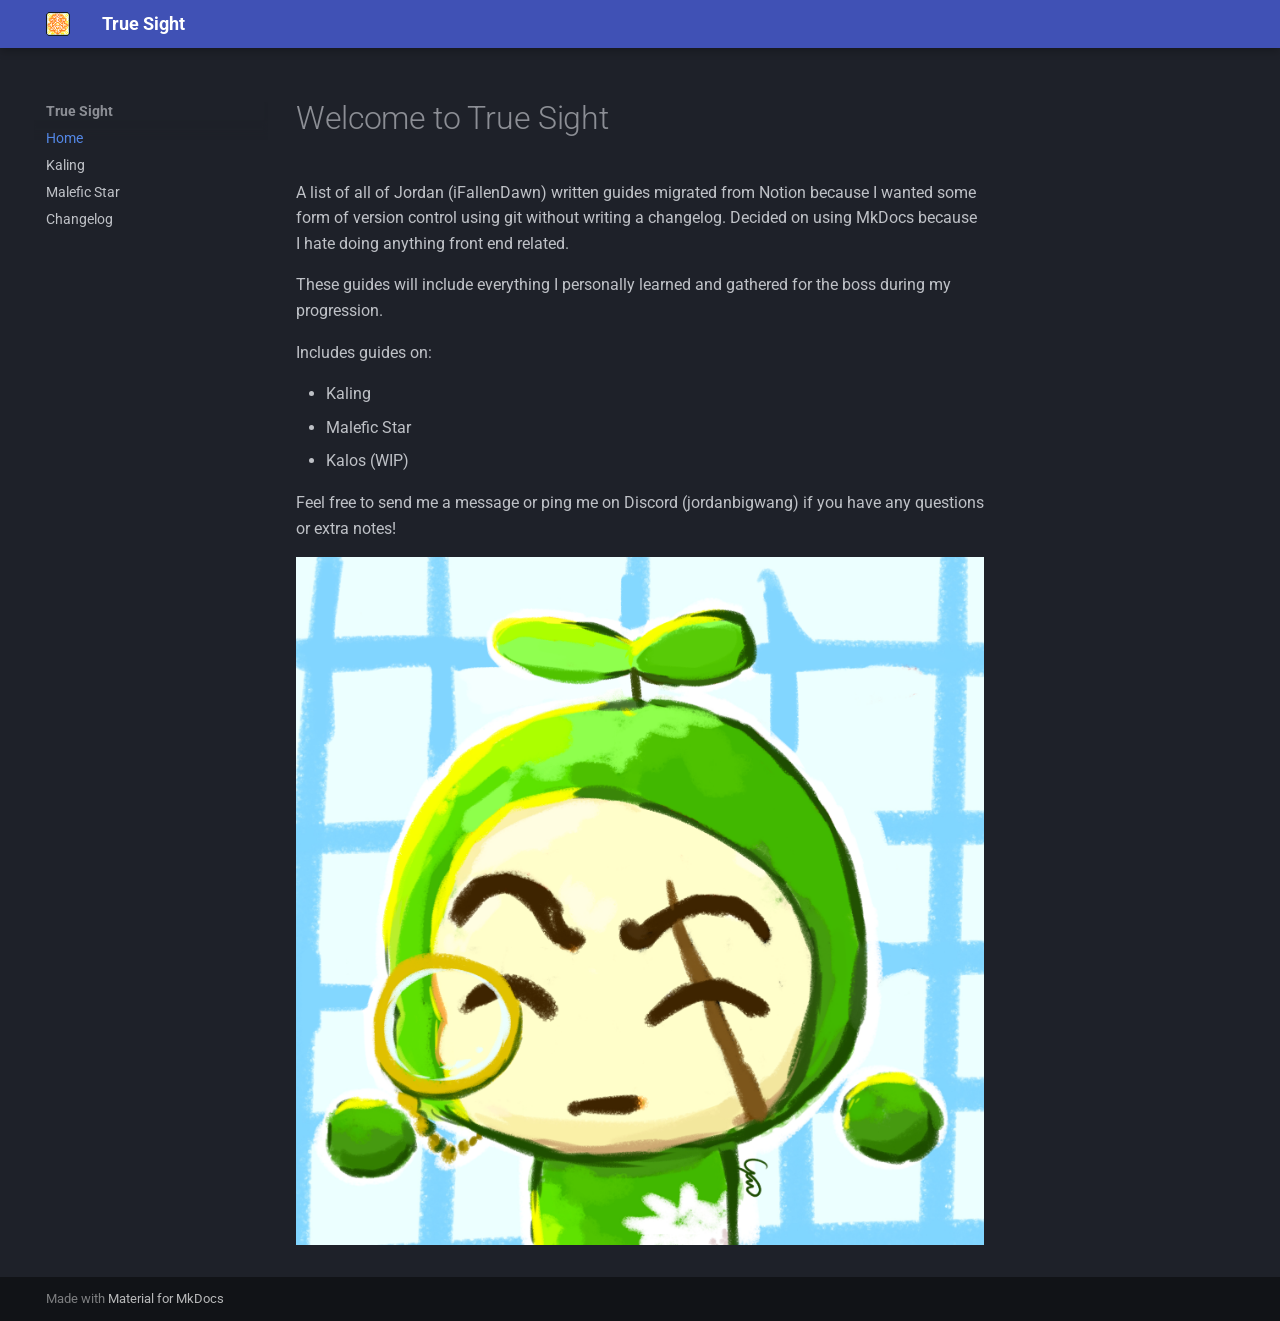
<file: index.html>
<!doctype html>
<html lang="en" class="no-js">
  <head>
    
      <meta charset="utf-8">
      <meta name="viewport" content="width=device-width,initial-scale=1">
      
      
      
      
      
        <link rel="next" href="kaling/">
      
      
        
      
      
      <link rel="icon" href="images/Skill_True_Sight.png">
      <meta name="generator" content="mkdocs-1.6.1, mkdocs-material-9.7.7">
    
    
      
        <title>True Sight</title>
      
    
    
      <link rel="stylesheet" href="assets/stylesheets/main.ec1eaa64.min.css">
      
        
        <link rel="stylesheet" href="assets/stylesheets/palette.ab4e12ef.min.css">
      
      


    
    
      
    
    
      
        
        
        <link rel="preconnect" href="https://fonts.gstatic.com" crossorigin>
        <link rel="stylesheet" href="https://fonts.googleapis.com/css?family=Roboto:300,300i,400,400i,700,700i%7CRoboto+Mono:400,400i,700,700i&display=fallback">
        <style>:root{--md-text-font:"Roboto";--md-code-font:"Roboto Mono"}</style>
      
    
    
      <link rel="stylesheet" href="stylesheets/extra.css">
    
    <script>__md_scope=new URL(".",location),__md_hash=e=>[...e].reduce(((e,_)=>(e<<5)-e+_.charCodeAt(0)),0),__md_get=(e,_=localStorage,t=__md_scope)=>JSON.parse(_.getItem(t.pathname+"."+e)),__md_set=(e,_,t=localStorage,a=__md_scope)=>{try{t.setItem(a.pathname+"."+e,JSON.stringify(_))}catch(e){}}</script>
    
      

    
    
  </head>
  
  
    
    
    
    
    
    <body dir="ltr" data-md-color-scheme="slate" data-md-color-primary="indigo" data-md-color-accent="indigo">
  
    
    <input class="md-toggle" data-md-toggle="drawer" type="checkbox" id="__drawer" autocomplete="off">
    <input class="md-toggle" data-md-toggle="search" type="checkbox" id="__search" autocomplete="off">
    <label class="md-overlay" for="__drawer"></label>
    <div data-md-component="skip">
      
        
        <a href="#welcome-to-true-sight" class="md-skip">
          Skip to content
        </a>
      
    </div>
    <div data-md-component="announce">
      
    </div>
    
    
      

  

<header class="md-header md-header--shadow" data-md-component="header">
  <nav class="md-header__inner md-grid" aria-label="Header">
    <a href="." title="True Sight" class="md-header__button md-logo" aria-label="True Sight" data-md-component="logo">
      
  <img src="images/Skill_True_Sight.png" alt="logo">

    </a>
    <label class="md-header__button md-icon" for="__drawer">
      
      <svg xmlns="http://www.w3.org/2000/svg" viewBox="0 0 24 24"><path d="M3 6h18v2H3zm0 5h18v2H3zm0 5h18v2H3z"/></svg>
    </label>
    <div class="md-header__title" data-md-component="header-title">
      <div class="md-header__ellipsis">
        <div class="md-header__topic">
          <span class="md-ellipsis">
            True Sight
          </span>
        </div>
        <div class="md-header__topic" data-md-component="header-topic">
          <span class="md-ellipsis">
            
              Home
            
          </span>
        </div>
      </div>
    </div>
    
      
    
    
    
    
    
  </nav>
  
</header>
    
    <div class="md-container" data-md-component="container">
      
      
        
          
        
      
      <main class="md-main" data-md-component="main">
        <div class="md-main__inner md-grid">
          
            
              
              <div class="md-sidebar md-sidebar--primary" data-md-component="sidebar" data-md-type="navigation" >
                <div class="md-sidebar__scrollwrap">
                  <div class="md-sidebar__inner">
                    



<nav class="md-nav md-nav--primary" aria-label="Navigation" data-md-level="0">
  <label class="md-nav__title" for="__drawer">
    <a href="." title="True Sight" class="md-nav__button md-logo" aria-label="True Sight" data-md-component="logo">
      
  <img src="images/Skill_True_Sight.png" alt="logo">

    </a>
    True Sight
  </label>
  
  <ul class="md-nav__list" data-md-scrollfix>
    
      
      
  
  
    
  
  
  
    <li class="md-nav__item md-nav__item--active">
      
      <input class="md-nav__toggle md-toggle" type="checkbox" id="__toc">
      
      
        
      
      
      <a href="." class="md-nav__link md-nav__link--active">
        
  
  
  <span class="md-ellipsis">
    
  
    Home
  

    
  </span>
  
  

      </a>
      
    </li>
  

    
      
      
  
  
  
  
    <li class="md-nav__item">
      <a href="kaling/" class="md-nav__link">
        
  
  
  <span class="md-ellipsis">
    
  
    Kaling
  

    
  </span>
  
  

      </a>
    </li>
  

    
      
      
  
  
  
  
    <li class="md-nav__item">
      <a href="maleficstar/" class="md-nav__link">
        
  
  
  <span class="md-ellipsis">
    
  
    Malefic Star
  

    
  </span>
  
  

      </a>
    </li>
  

    
      
      
  
  
  
  
    <li class="md-nav__item">
      <a href="changelog/" class="md-nav__link">
        
  
  
  <span class="md-ellipsis">
    
  
    Changelog
  

    
  </span>
  
  

      </a>
    </li>
  

    
  </ul>
</nav>
                  </div>
                </div>
              </div>
            
            
              
              <div class="md-sidebar md-sidebar--secondary" data-md-component="sidebar" data-md-type="toc" >
                <div class="md-sidebar__scrollwrap">
                  <div class="md-sidebar__inner">
                    

<nav class="md-nav md-nav--secondary" aria-label="Table of contents">
  
  
  
    
  
  
</nav>
                  </div>
                </div>
              </div>
            
          
          
            <div class="md-content" data-md-component="content">
              
              <article class="md-content__inner md-typeset">
                
                  



<div><h1 id="welcome-to-true-sight">Welcome to True Sight</h1>
<p>A list of all of Jordan (iFallenDawn) written guides migrated from Notion because I wanted some form of version control using git without writing a changelog. Decided on using MkDocs because I hate doing anything front end related.</p>
<p>These guides will include everything I personally learned and gathered for the boss during my progression.</p>
<p>Includes guides on:</p>
<ul>
<li>Kaling</li>
<li>Malefic Star</li>
<li>Kalos (WIP)</li>
</ul>
<p>Feel free to send me a message or ping me on Discord (jordanbigwang) if you have any questions or extra notes!</p>
<p><img alt="image.png" src="images/Jordan.png"></p></div>












                
              </article>
            </div>
          
          
<script>var target=document.getElementById(location.hash.slice(1));target&&target.name&&(target.checked=target.name.startsWith("__tabbed_"))</script>
        </div>
        
      </main>
      
        <footer class="md-footer">
  
  <div class="md-footer-meta md-typeset">
    <div class="md-footer-meta__inner md-grid">
      <div class="md-copyright">
  
  
    Made with
    <a href="https://squidfunk.github.io/mkdocs-material/" target="_blank" rel="noopener">
      Material for MkDocs
    </a>
  
</div>
      
    </div>
  </div>
</footer>
      
    </div>
    <div class="md-dialog" data-md-component="dialog">
      <div class="md-dialog__inner md-typeset"></div>
    </div>
    
    
    
      
      
      <script id="__config" type="application/json">{"annotate": null, "base": ".", "features": [], "search": "assets/javascripts/workers/search.2c215733.min.js", "tags": null, "translations": {"clipboard.copied": "Copied to clipboard", "clipboard.copy": "Copy to clipboard", "search.result.more.one": "1 more on this page", "search.result.more.other": "# more on this page", "search.result.none": "No matching documents", "search.result.one": "1 matching document", "search.result.other": "# matching documents", "search.result.placeholder": "Type to start searching", "search.result.term.missing": "Missing", "select.version": "Select version"}, "version": null}</script>
    
    
      <script src="assets/javascripts/bundle.d7400e89.min.js"></script>
      
    
  </body>
</html>
</file>
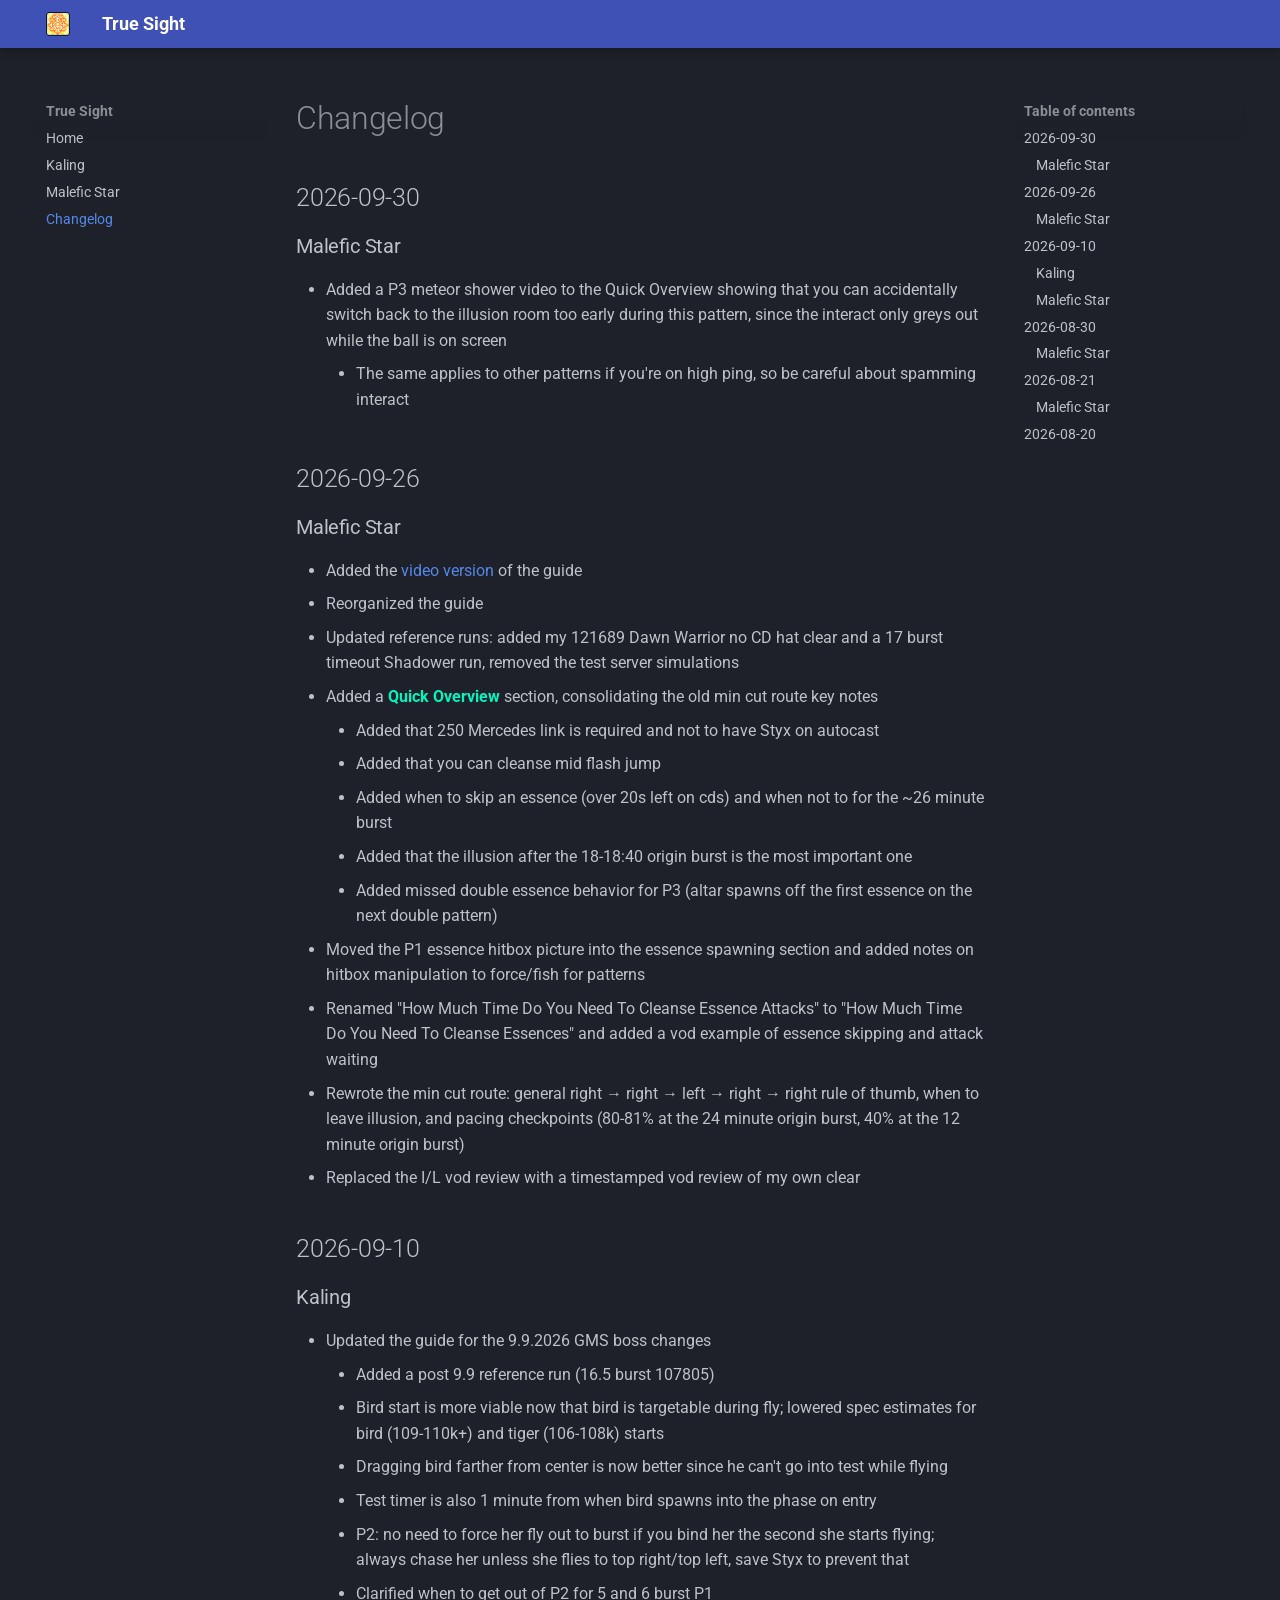
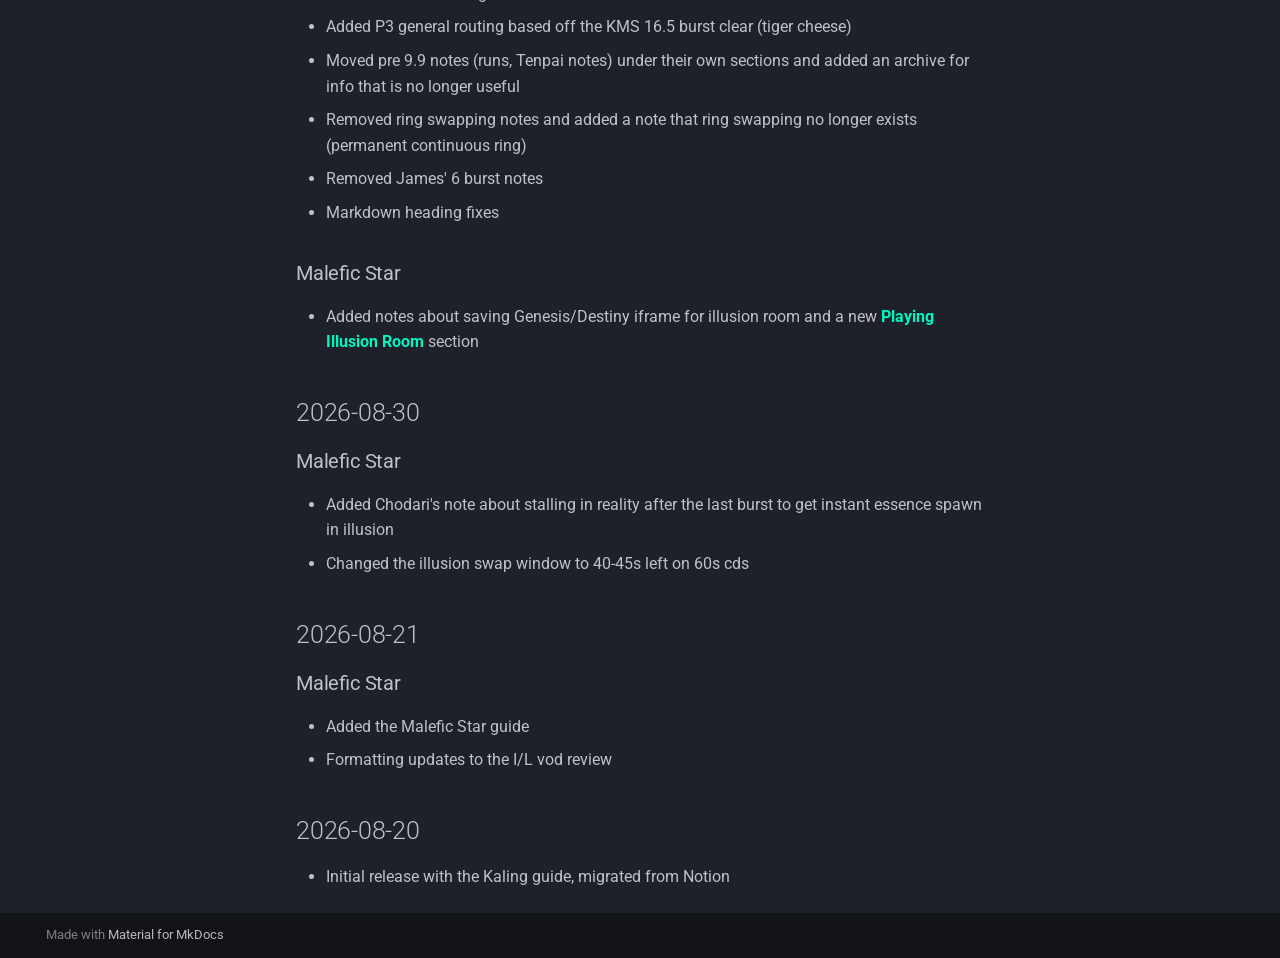
<file: changelog/index.html>
<!doctype html>
<html lang="en" class="no-js">
  <head>
    
      <meta charset="utf-8">
      <meta name="viewport" content="width=device-width,initial-scale=1">
      
      
      
      
        <link rel="prev" href="../maleficstar/">
      
      
      
        
      
      
      <link rel="icon" href="../images/Skill_True_Sight.png">
      <meta name="generator" content="mkdocs-1.6.1, mkdocs-material-9.7.7">
    
    
      
        <title>Changelog - True Sight</title>
      
    
    
      <link rel="stylesheet" href="../assets/stylesheets/main.ec1eaa64.min.css">
      
        
        <link rel="stylesheet" href="../assets/stylesheets/palette.ab4e12ef.min.css">
      
      


    
    
      
    
    
      
        
        
        <link rel="preconnect" href="https://fonts.gstatic.com" crossorigin>
        <link rel="stylesheet" href="https://fonts.googleapis.com/css?family=Roboto:300,300i,400,400i,700,700i%7CRoboto+Mono:400,400i,700,700i&display=fallback">
        <style>:root{--md-text-font:"Roboto";--md-code-font:"Roboto Mono"}</style>
      
    
    
      <link rel="stylesheet" href="../stylesheets/extra.css">
    
    <script>__md_scope=new URL("..",location),__md_hash=e=>[...e].reduce(((e,_)=>(e<<5)-e+_.charCodeAt(0)),0),__md_get=(e,_=localStorage,t=__md_scope)=>JSON.parse(_.getItem(t.pathname+"."+e)),__md_set=(e,_,t=localStorage,a=__md_scope)=>{try{t.setItem(a.pathname+"."+e,JSON.stringify(_))}catch(e){}}</script>
    
      

    
    
  </head>
  
  
    
    
    
    
    
    <body dir="ltr" data-md-color-scheme="slate" data-md-color-primary="indigo" data-md-color-accent="indigo">
  
    
    <input class="md-toggle" data-md-toggle="drawer" type="checkbox" id="__drawer" autocomplete="off">
    <input class="md-toggle" data-md-toggle="search" type="checkbox" id="__search" autocomplete="off">
    <label class="md-overlay" for="__drawer"></label>
    <div data-md-component="skip">
      
        
        <a href="#changelog" class="md-skip">
          Skip to content
        </a>
      
    </div>
    <div data-md-component="announce">
      
    </div>
    
    
      

  

<header class="md-header md-header--shadow" data-md-component="header">
  <nav class="md-header__inner md-grid" aria-label="Header">
    <a href=".." title="True Sight" class="md-header__button md-logo" aria-label="True Sight" data-md-component="logo">
      
  <img src="../images/Skill_True_Sight.png" alt="logo">

    </a>
    <label class="md-header__button md-icon" for="__drawer">
      
      <svg xmlns="http://www.w3.org/2000/svg" viewBox="0 0 24 24"><path d="M3 6h18v2H3zm0 5h18v2H3zm0 5h18v2H3z"/></svg>
    </label>
    <div class="md-header__title" data-md-component="header-title">
      <div class="md-header__ellipsis">
        <div class="md-header__topic">
          <span class="md-ellipsis">
            True Sight
          </span>
        </div>
        <div class="md-header__topic" data-md-component="header-topic">
          <span class="md-ellipsis">
            
              Changelog
            
          </span>
        </div>
      </div>
    </div>
    
      
    
    
    
    
    
  </nav>
  
</header>
    
    <div class="md-container" data-md-component="container">
      
      
        
          
        
      
      <main class="md-main" data-md-component="main">
        <div class="md-main__inner md-grid">
          
            
              
              <div class="md-sidebar md-sidebar--primary" data-md-component="sidebar" data-md-type="navigation" >
                <div class="md-sidebar__scrollwrap">
                  <div class="md-sidebar__inner">
                    



<nav class="md-nav md-nav--primary" aria-label="Navigation" data-md-level="0">
  <label class="md-nav__title" for="__drawer">
    <a href=".." title="True Sight" class="md-nav__button md-logo" aria-label="True Sight" data-md-component="logo">
      
  <img src="../images/Skill_True_Sight.png" alt="logo">

    </a>
    True Sight
  </label>
  
  <ul class="md-nav__list" data-md-scrollfix>
    
      
      
  
  
  
  
    <li class="md-nav__item">
      <a href=".." class="md-nav__link">
        
  
  
  <span class="md-ellipsis">
    
  
    Home
  

    
  </span>
  
  

      </a>
    </li>
  

    
      
      
  
  
  
  
    <li class="md-nav__item">
      <a href="../kaling/" class="md-nav__link">
        
  
  
  <span class="md-ellipsis">
    
  
    Kaling
  

    
  </span>
  
  

      </a>
    </li>
  

    
      
      
  
  
  
  
    <li class="md-nav__item">
      <a href="../maleficstar/" class="md-nav__link">
        
  
  
  <span class="md-ellipsis">
    
  
    Malefic Star
  

    
  </span>
  
  

      </a>
    </li>
  

    
      
      
  
  
    
  
  
  
    <li class="md-nav__item md-nav__item--active">
      
      <input class="md-nav__toggle md-toggle" type="checkbox" id="__toc">
      
      
        
      
      
        <label class="md-nav__link md-nav__link--active" for="__toc">
          
  
  
  <span class="md-ellipsis">
    
  
    Changelog
  

    
  </span>
  
  

          <span class="md-nav__icon md-icon"></span>
        </label>
      
      <a href="./" class="md-nav__link md-nav__link--active">
        
  
  
  <span class="md-ellipsis">
    
  
    Changelog
  

    
  </span>
  
  

      </a>
      
        

<nav class="md-nav md-nav--secondary" aria-label="Table of contents">
  
  
  
    
  
  
    <label class="md-nav__title" for="__toc">
      <span class="md-nav__icon md-icon"></span>
      Table of contents
    </label>
    <ul class="md-nav__list" data-md-component="toc" data-md-scrollfix>
      
        <li class="md-nav__item">
  <a href="#2026-09-30" class="md-nav__link">
    <span class="md-ellipsis">
      
        2026-09-30
      
    </span>
  </a>
  
    <nav class="md-nav" aria-label="2026-09-30">
      <ul class="md-nav__list">
        
          <li class="md-nav__item">
  <a href="#malefic-star" class="md-nav__link">
    <span class="md-ellipsis">
      
        Malefic Star
      
    </span>
  </a>
  
</li>
        
      </ul>
    </nav>
  
</li>
      
        <li class="md-nav__item">
  <a href="#2026-09-26" class="md-nav__link">
    <span class="md-ellipsis">
      
        2026-09-26
      
    </span>
  </a>
  
    <nav class="md-nav" aria-label="2026-09-26">
      <ul class="md-nav__list">
        
          <li class="md-nav__item">
  <a href="#malefic-star_1" class="md-nav__link">
    <span class="md-ellipsis">
      
        Malefic Star
      
    </span>
  </a>
  
</li>
        
      </ul>
    </nav>
  
</li>
      
        <li class="md-nav__item">
  <a href="#2026-09-10" class="md-nav__link">
    <span class="md-ellipsis">
      
        2026-09-10
      
    </span>
  </a>
  
    <nav class="md-nav" aria-label="2026-09-10">
      <ul class="md-nav__list">
        
          <li class="md-nav__item">
  <a href="#kaling" class="md-nav__link">
    <span class="md-ellipsis">
      
        Kaling
      
    </span>
  </a>
  
</li>
        
          <li class="md-nav__item">
  <a href="#malefic-star_2" class="md-nav__link">
    <span class="md-ellipsis">
      
        Malefic Star
      
    </span>
  </a>
  
</li>
        
      </ul>
    </nav>
  
</li>
      
        <li class="md-nav__item">
  <a href="#2026-08-30" class="md-nav__link">
    <span class="md-ellipsis">
      
        2026-08-30
      
    </span>
  </a>
  
    <nav class="md-nav" aria-label="2026-08-30">
      <ul class="md-nav__list">
        
          <li class="md-nav__item">
  <a href="#malefic-star_3" class="md-nav__link">
    <span class="md-ellipsis">
      
        Malefic Star
      
    </span>
  </a>
  
</li>
        
      </ul>
    </nav>
  
</li>
      
        <li class="md-nav__item">
  <a href="#2026-08-21" class="md-nav__link">
    <span class="md-ellipsis">
      
        2026-08-21
      
    </span>
  </a>
  
    <nav class="md-nav" aria-label="2026-08-21">
      <ul class="md-nav__list">
        
          <li class="md-nav__item">
  <a href="#malefic-star_4" class="md-nav__link">
    <span class="md-ellipsis">
      
        Malefic Star
      
    </span>
  </a>
  
</li>
        
      </ul>
    </nav>
  
</li>
      
        <li class="md-nav__item">
  <a href="#2026-08-20" class="md-nav__link">
    <span class="md-ellipsis">
      
        2026-08-20
      
    </span>
  </a>
  
</li>
      
    </ul>
  
</nav>
      
    </li>
  

    
  </ul>
</nav>
                  </div>
                </div>
              </div>
            
            
              
              <div class="md-sidebar md-sidebar--secondary" data-md-component="sidebar" data-md-type="toc" >
                <div class="md-sidebar__scrollwrap">
                  <div class="md-sidebar__inner">
                    

<nav class="md-nav md-nav--secondary" aria-label="Table of contents">
  
  
  
    
  
  
    <label class="md-nav__title" for="__toc">
      <span class="md-nav__icon md-icon"></span>
      Table of contents
    </label>
    <ul class="md-nav__list" data-md-component="toc" data-md-scrollfix>
      
        <li class="md-nav__item">
  <a href="#2026-09-30" class="md-nav__link">
    <span class="md-ellipsis">
      
        2026-09-30
      
    </span>
  </a>
  
    <nav class="md-nav" aria-label="2026-09-30">
      <ul class="md-nav__list">
        
          <li class="md-nav__item">
  <a href="#malefic-star" class="md-nav__link">
    <span class="md-ellipsis">
      
        Malefic Star
      
    </span>
  </a>
  
</li>
        
      </ul>
    </nav>
  
</li>
      
        <li class="md-nav__item">
  <a href="#2026-09-26" class="md-nav__link">
    <span class="md-ellipsis">
      
        2026-09-26
      
    </span>
  </a>
  
    <nav class="md-nav" aria-label="2026-09-26">
      <ul class="md-nav__list">
        
          <li class="md-nav__item">
  <a href="#malefic-star_1" class="md-nav__link">
    <span class="md-ellipsis">
      
        Malefic Star
      
    </span>
  </a>
  
</li>
        
      </ul>
    </nav>
  
</li>
      
        <li class="md-nav__item">
  <a href="#2026-09-10" class="md-nav__link">
    <span class="md-ellipsis">
      
        2026-09-10
      
    </span>
  </a>
  
    <nav class="md-nav" aria-label="2026-09-10">
      <ul class="md-nav__list">
        
          <li class="md-nav__item">
  <a href="#kaling" class="md-nav__link">
    <span class="md-ellipsis">
      
        Kaling
      
    </span>
  </a>
  
</li>
        
          <li class="md-nav__item">
  <a href="#malefic-star_2" class="md-nav__link">
    <span class="md-ellipsis">
      
        Malefic Star
      
    </span>
  </a>
  
</li>
        
      </ul>
    </nav>
  
</li>
      
        <li class="md-nav__item">
  <a href="#2026-08-30" class="md-nav__link">
    <span class="md-ellipsis">
      
        2026-08-30
      
    </span>
  </a>
  
    <nav class="md-nav" aria-label="2026-08-30">
      <ul class="md-nav__list">
        
          <li class="md-nav__item">
  <a href="#malefic-star_3" class="md-nav__link">
    <span class="md-ellipsis">
      
        Malefic Star
      
    </span>
  </a>
  
</li>
        
      </ul>
    </nav>
  
</li>
      
        <li class="md-nav__item">
  <a href="#2026-08-21" class="md-nav__link">
    <span class="md-ellipsis">
      
        2026-08-21
      
    </span>
  </a>
  
    <nav class="md-nav" aria-label="2026-08-21">
      <ul class="md-nav__list">
        
          <li class="md-nav__item">
  <a href="#malefic-star_4" class="md-nav__link">
    <span class="md-ellipsis">
      
        Malefic Star
      
    </span>
  </a>
  
</li>
        
      </ul>
    </nav>
  
</li>
      
        <li class="md-nav__item">
  <a href="#2026-08-20" class="md-nav__link">
    <span class="md-ellipsis">
      
        2026-08-20
      
    </span>
  </a>
  
</li>
      
    </ul>
  
</nav>
                  </div>
                </div>
              </div>
            
          
          
            <div class="md-content" data-md-component="content">
              
              <article class="md-content__inner md-typeset">
                
                  



<div><h1 id="changelog">Changelog</h1>
<h2 id="2026-09-30">2026-09-30</h2>
<h3 id="malefic-star">Malefic Star</h3>
<ul>
<li>Added a P3 meteor shower video to the Quick Overview showing that you can accidentally switch back to the illusion room too early during this pattern, since the interact only greys out while the ball is on screen<ul>
<li>The same applies to other patterns if you're on high ping, so be careful about spamming interact</li>
</ul>
</li>
</ul>
<h2 id="2026-09-26">2026-09-26</h2>
<h3 id="malefic-star_1">Malefic Star</h3>
<ul>
<li>Added the <a href="https://youtu.be/1LpamYlpCzw">video version</a> of the guide</li>
<li>Reorganized the guide</li>
<li>Updated reference runs: added my 121689 Dawn Warrior no CD hat clear and a 17 burst timeout Shadower run, removed the test server simulations</li>
<li>Added a <strong>Quick Overview</strong> section, consolidating the old min cut route key notes<ul>
<li>Added that 250 Mercedes link is required and not to have Styx on autocast</li>
<li>Added that you can cleanse mid flash jump</li>
<li>Added when to skip an essence (over 20s left on cds) and when not to for the ~26 minute burst</li>
<li>Added that the illusion after the 18-18:40 origin burst is the most important one</li>
<li>Added missed double essence behavior for P3 (altar spawns off the first essence on the next double pattern)</li>
</ul>
</li>
<li>Moved the P1 essence hitbox picture into the essence spawning section and added notes on hitbox manipulation to force/fish for patterns</li>
<li>Renamed "How Much Time Do You Need To Cleanse Essence Attacks" to "How Much Time Do You Need To Cleanse Essences" and added a vod example of essence skipping and attack waiting</li>
<li>Rewrote the min cut route: general right → right → left → right → right rule of thumb, when to leave illusion, and pacing checkpoints (80-81% at the 24 minute origin burst, 40% at the 12 minute origin burst)</li>
<li>Replaced the I/L vod review with a timestamped vod review of my own clear</li>
</ul>
<h2 id="2026-09-10">2026-09-10</h2>
<h3 id="kaling">Kaling</h3>
<ul>
<li>Updated the guide for the 9.9.2026 GMS boss changes<ul>
<li>Added a post 9.9 reference run (16.5 burst 107805)</li>
<li>Bird start is more viable now that bird is targetable during fly; lowered spec estimates for bird (109-110k+) and tiger (106-108k) starts</li>
<li>Dragging bird farther from center is now better since he can't go into test while flying</li>
<li>Test timer is also 1 minute from when bird spawns into the phase on entry</li>
<li>P2: no need to force her fly out to burst if you bind her the second she starts flying; always chase her unless she flies to top right/top left, save Styx to prevent that</li>
<li>Clarified when to get out of P2 for 5 and 6 burst P1</li>
</ul>
</li>
<li>Added P3 general routing based off the KMS 16.5 burst clear (tiger cheese)</li>
<li>Moved pre 9.9 notes (runs, Tenpai notes) under their own sections and added an archive for info that is no longer useful</li>
<li>Removed ring swapping notes and added a note that ring swapping no longer exists (permanent continuous ring)</li>
<li>Removed James' 6 burst notes</li>
<li>Markdown heading fixes</li>
</ul>
<h3 id="malefic-star_2">Malefic Star</h3>
<ul>
<li>Added notes about saving Genesis/Destiny iframe for illusion room and a new <strong>Playing Illusion Room</strong> section</li>
</ul>
<h2 id="2026-08-30">2026-08-30</h2>
<h3 id="malefic-star_3">Malefic Star</h3>
<ul>
<li>Added Chodari's note about stalling in reality after the last burst to get instant essence spawn in illusion</li>
<li>Changed the illusion swap window to 40-45s left on 60s cds</li>
</ul>
<h2 id="2026-08-21">2026-08-21</h2>
<h3 id="malefic-star_4">Malefic Star</h3>
<ul>
<li>Added the Malefic Star guide</li>
<li>Formatting updates to the I/L vod review</li>
</ul>
<h2 id="2026-08-20">2026-08-20</h2>
<ul>
<li>Initial release with the Kaling guide, migrated from Notion</li>
</ul></div>












                
              </article>
            </div>
          
          
<script>var target=document.getElementById(location.hash.slice(1));target&&target.name&&(target.checked=target.name.startsWith("__tabbed_"))</script>
        </div>
        
      </main>
      
        <footer class="md-footer">
  
  <div class="md-footer-meta md-typeset">
    <div class="md-footer-meta__inner md-grid">
      <div class="md-copyright">
  
  
    Made with
    <a href="https://squidfunk.github.io/mkdocs-material/" target="_blank" rel="noopener">
      Material for MkDocs
    </a>
  
</div>
      
    </div>
  </div>
</footer>
      
    </div>
    <div class="md-dialog" data-md-component="dialog">
      <div class="md-dialog__inner md-typeset"></div>
    </div>
    
    
    
      
      
      <script id="__config" type="application/json">{"annotate": null, "base": "..", "features": [], "search": "../assets/javascripts/workers/search.2c215733.min.js", "tags": null, "translations": {"clipboard.copied": "Copied to clipboard", "clipboard.copy": "Copy to clipboard", "search.result.more.one": "1 more on this page", "search.result.more.other": "# more on this page", "search.result.none": "No matching documents", "search.result.one": "1 matching document", "search.result.other": "# matching documents", "search.result.placeholder": "Type to start searching", "search.result.term.missing": "Missing", "select.version": "Select version"}, "version": null}</script>
    
    
      <script src="../assets/javascripts/bundle.d7400e89.min.js"></script>
      
    
  </body>
</html>
</file>
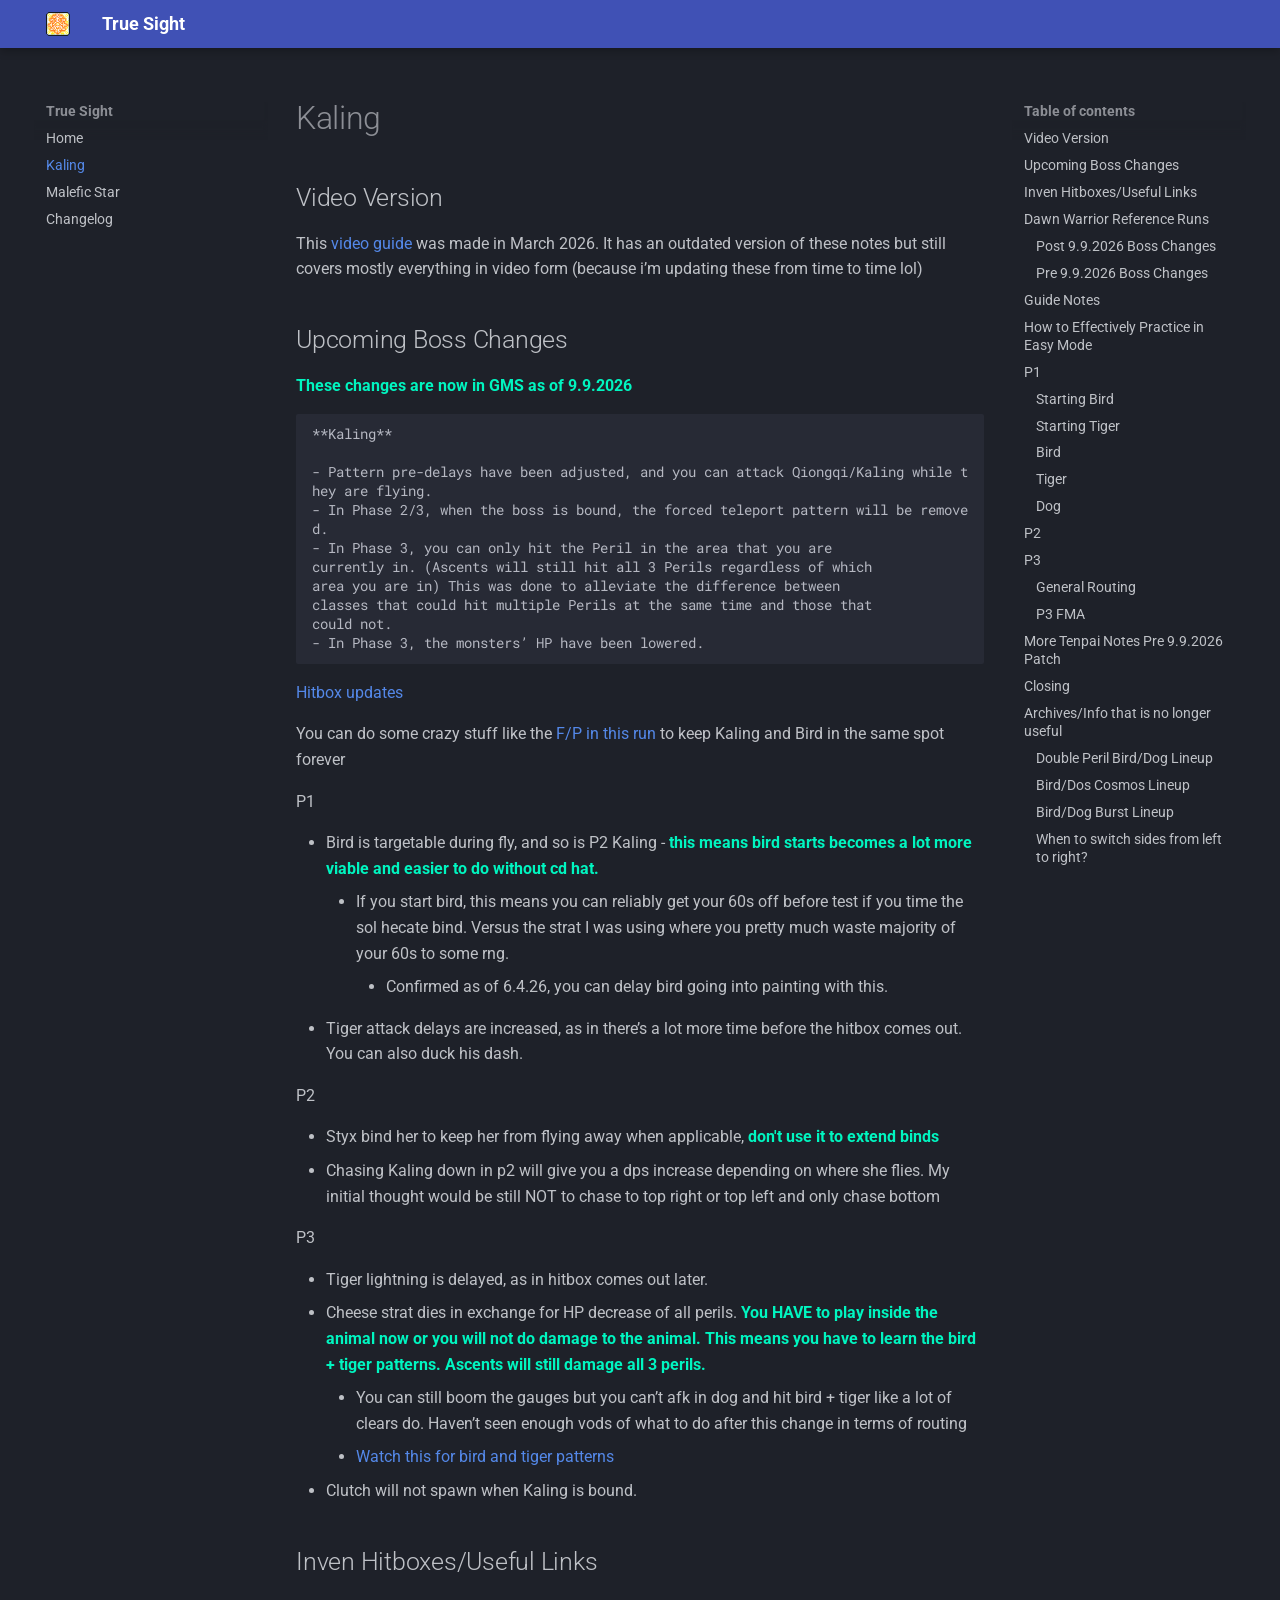
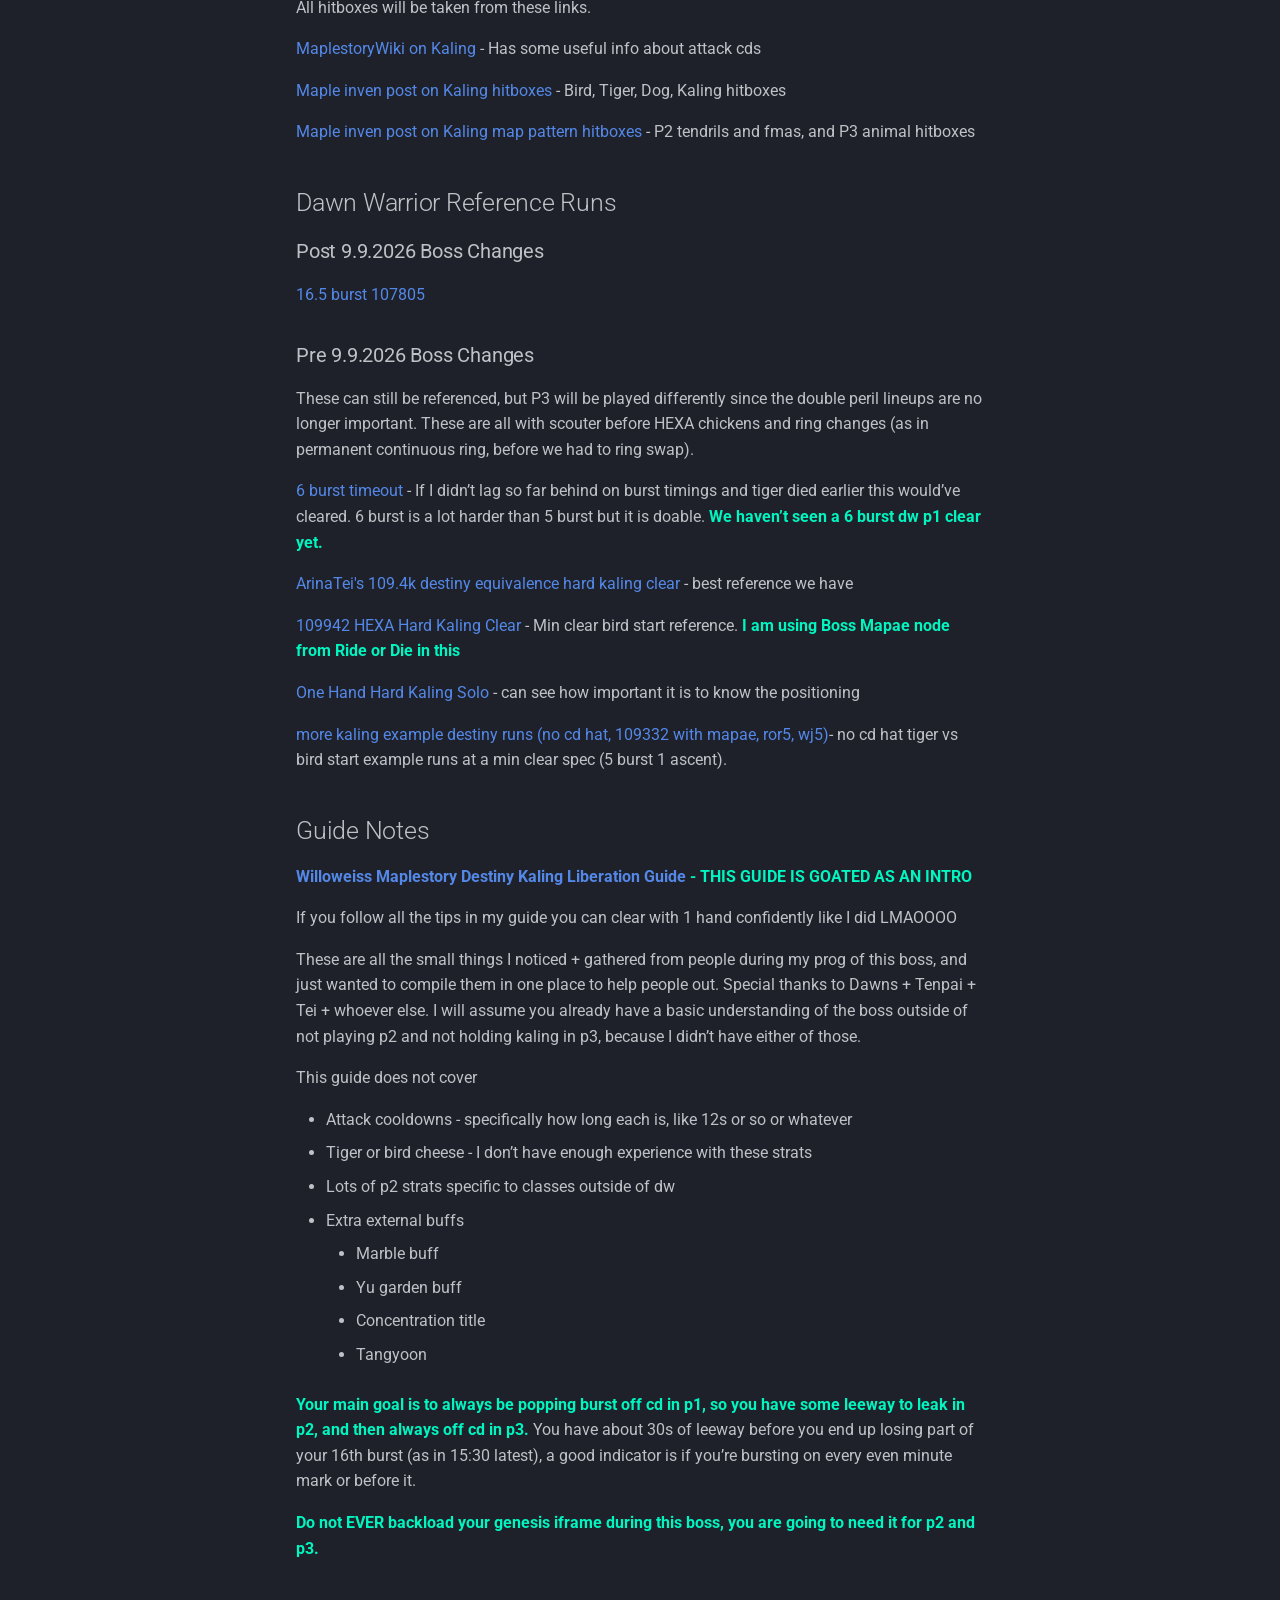
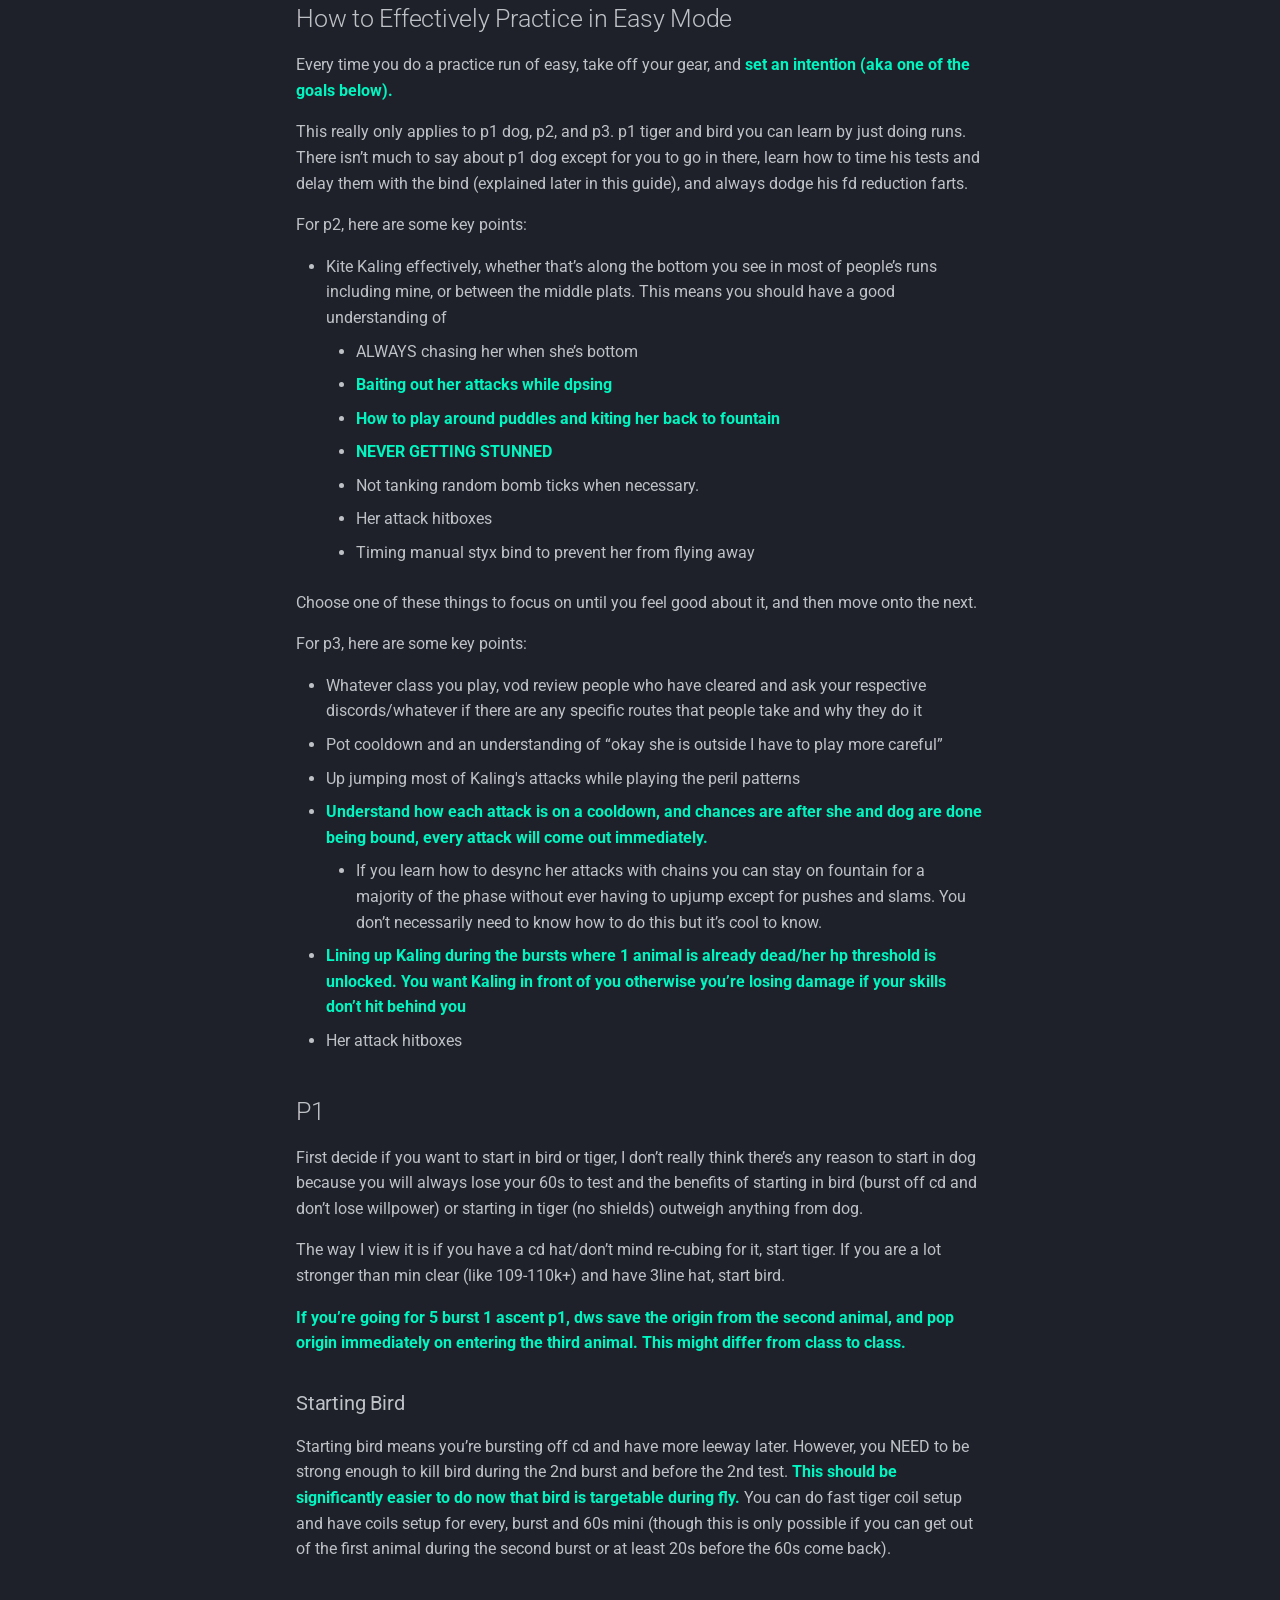
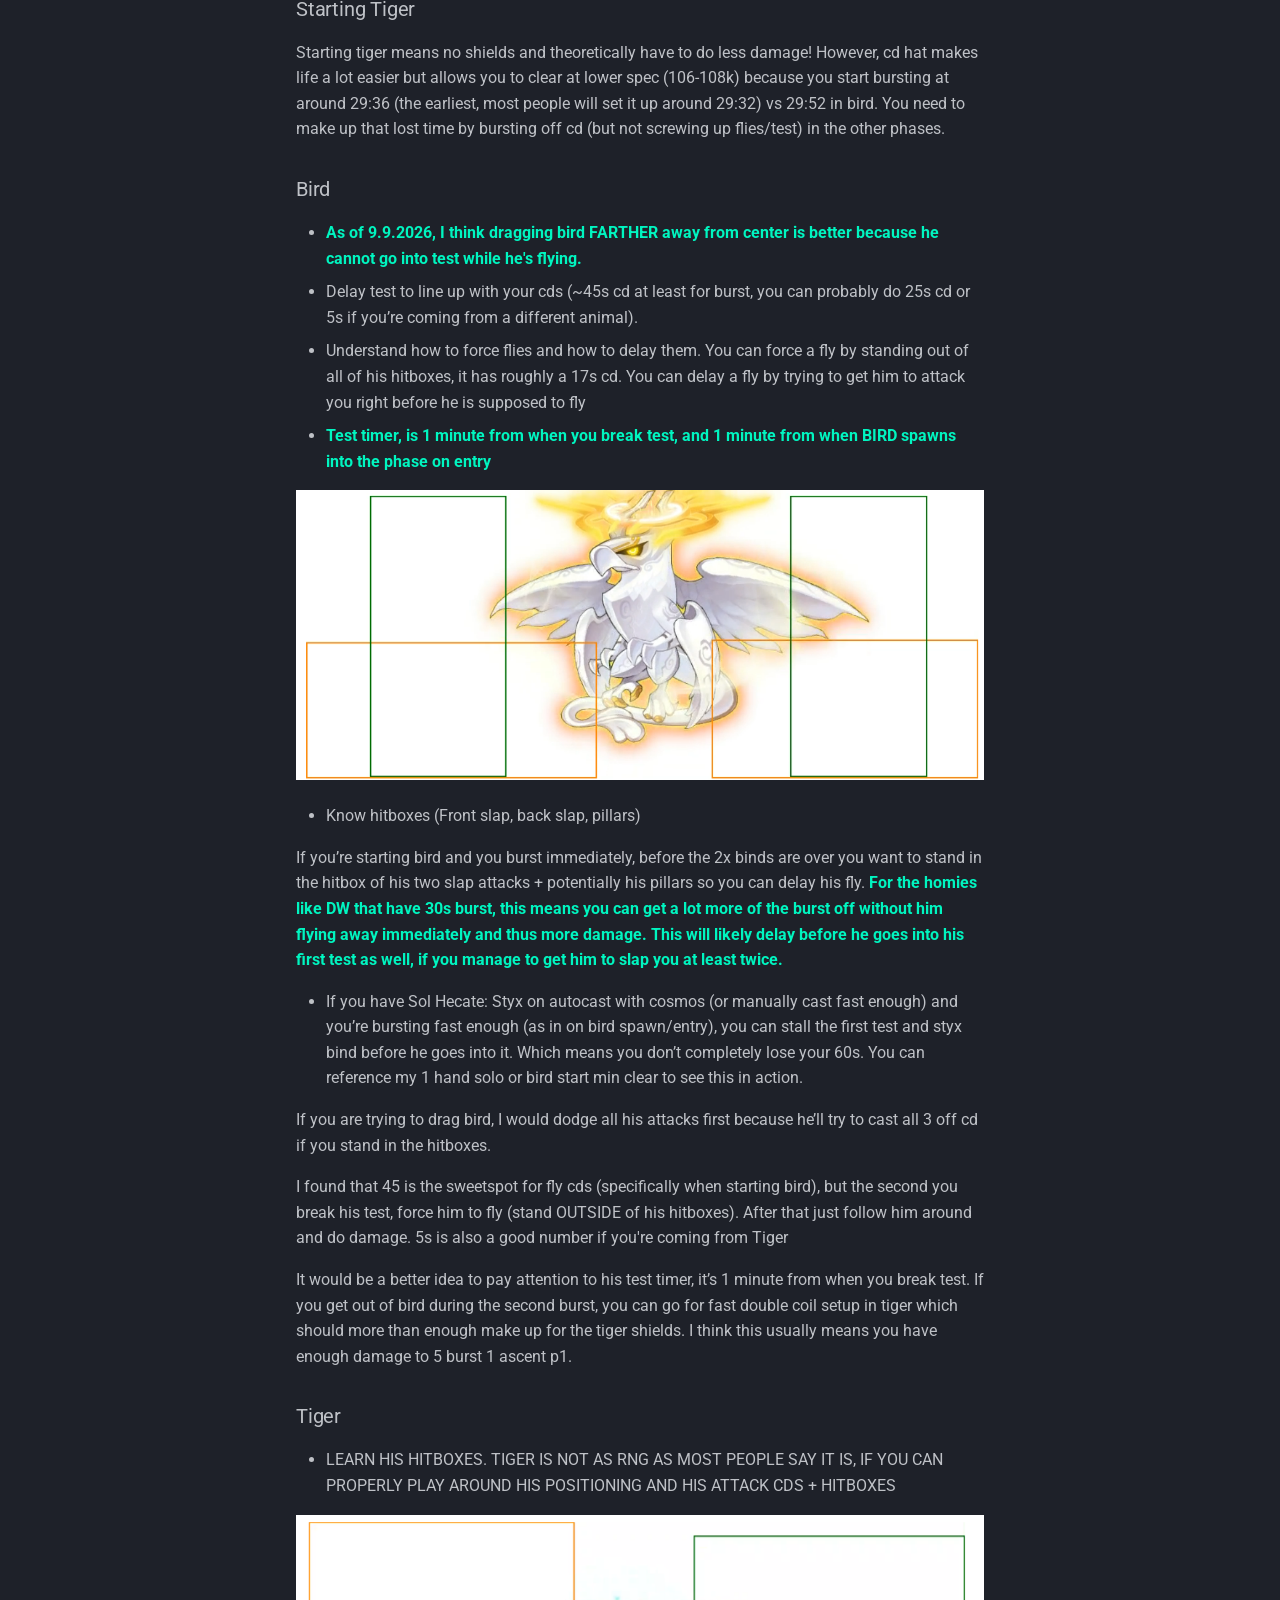
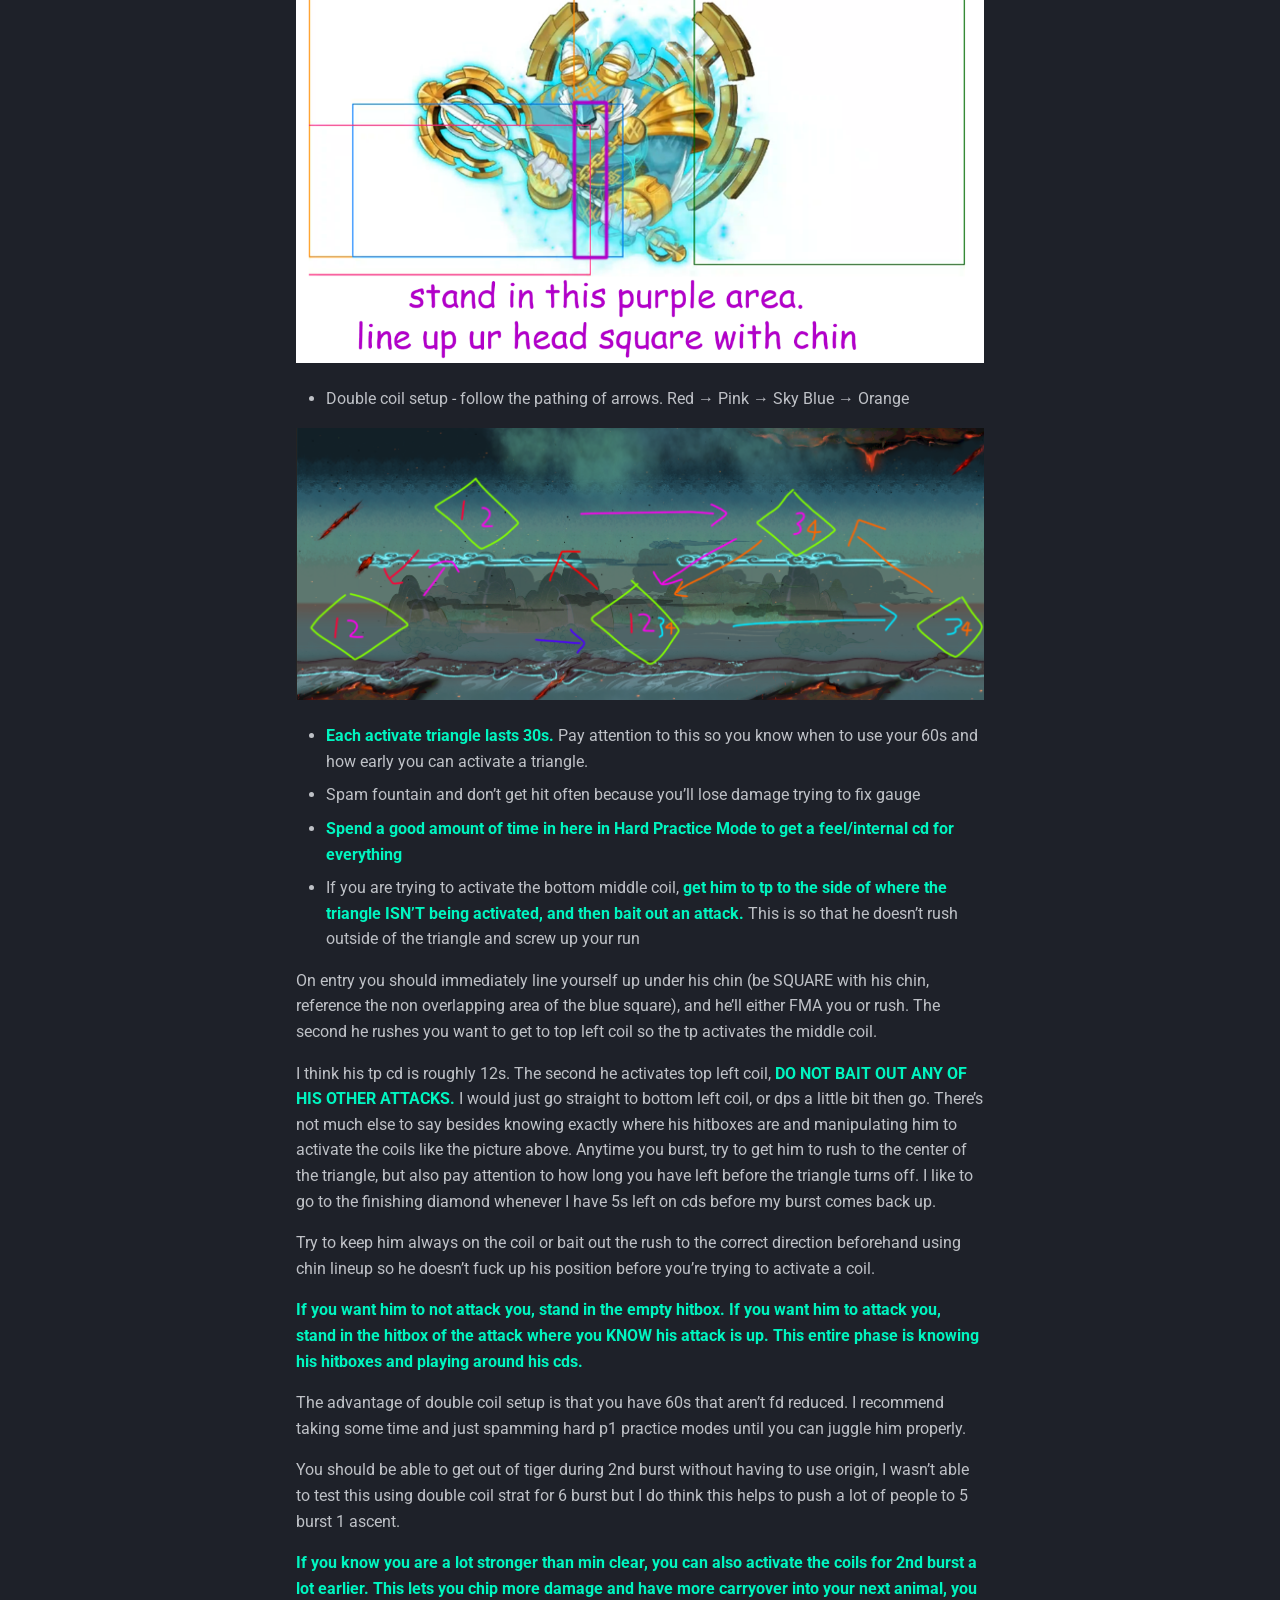
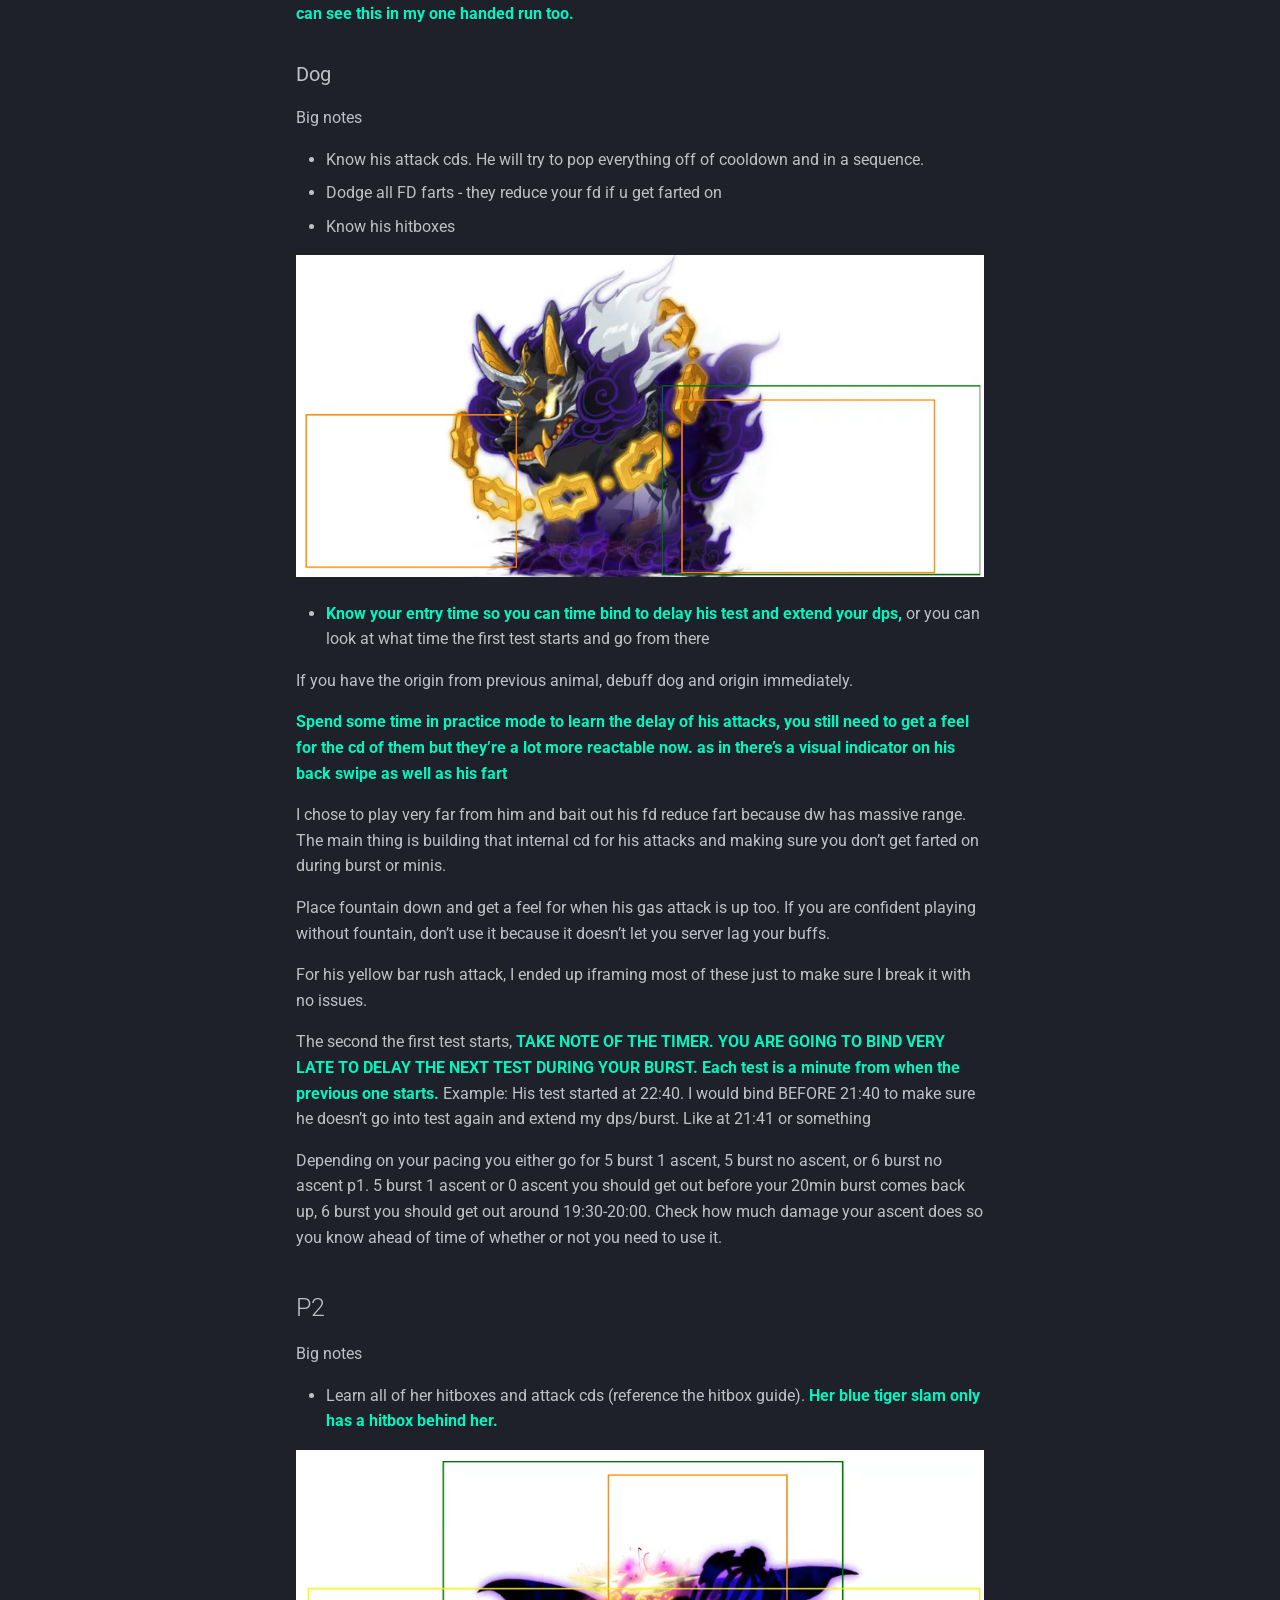
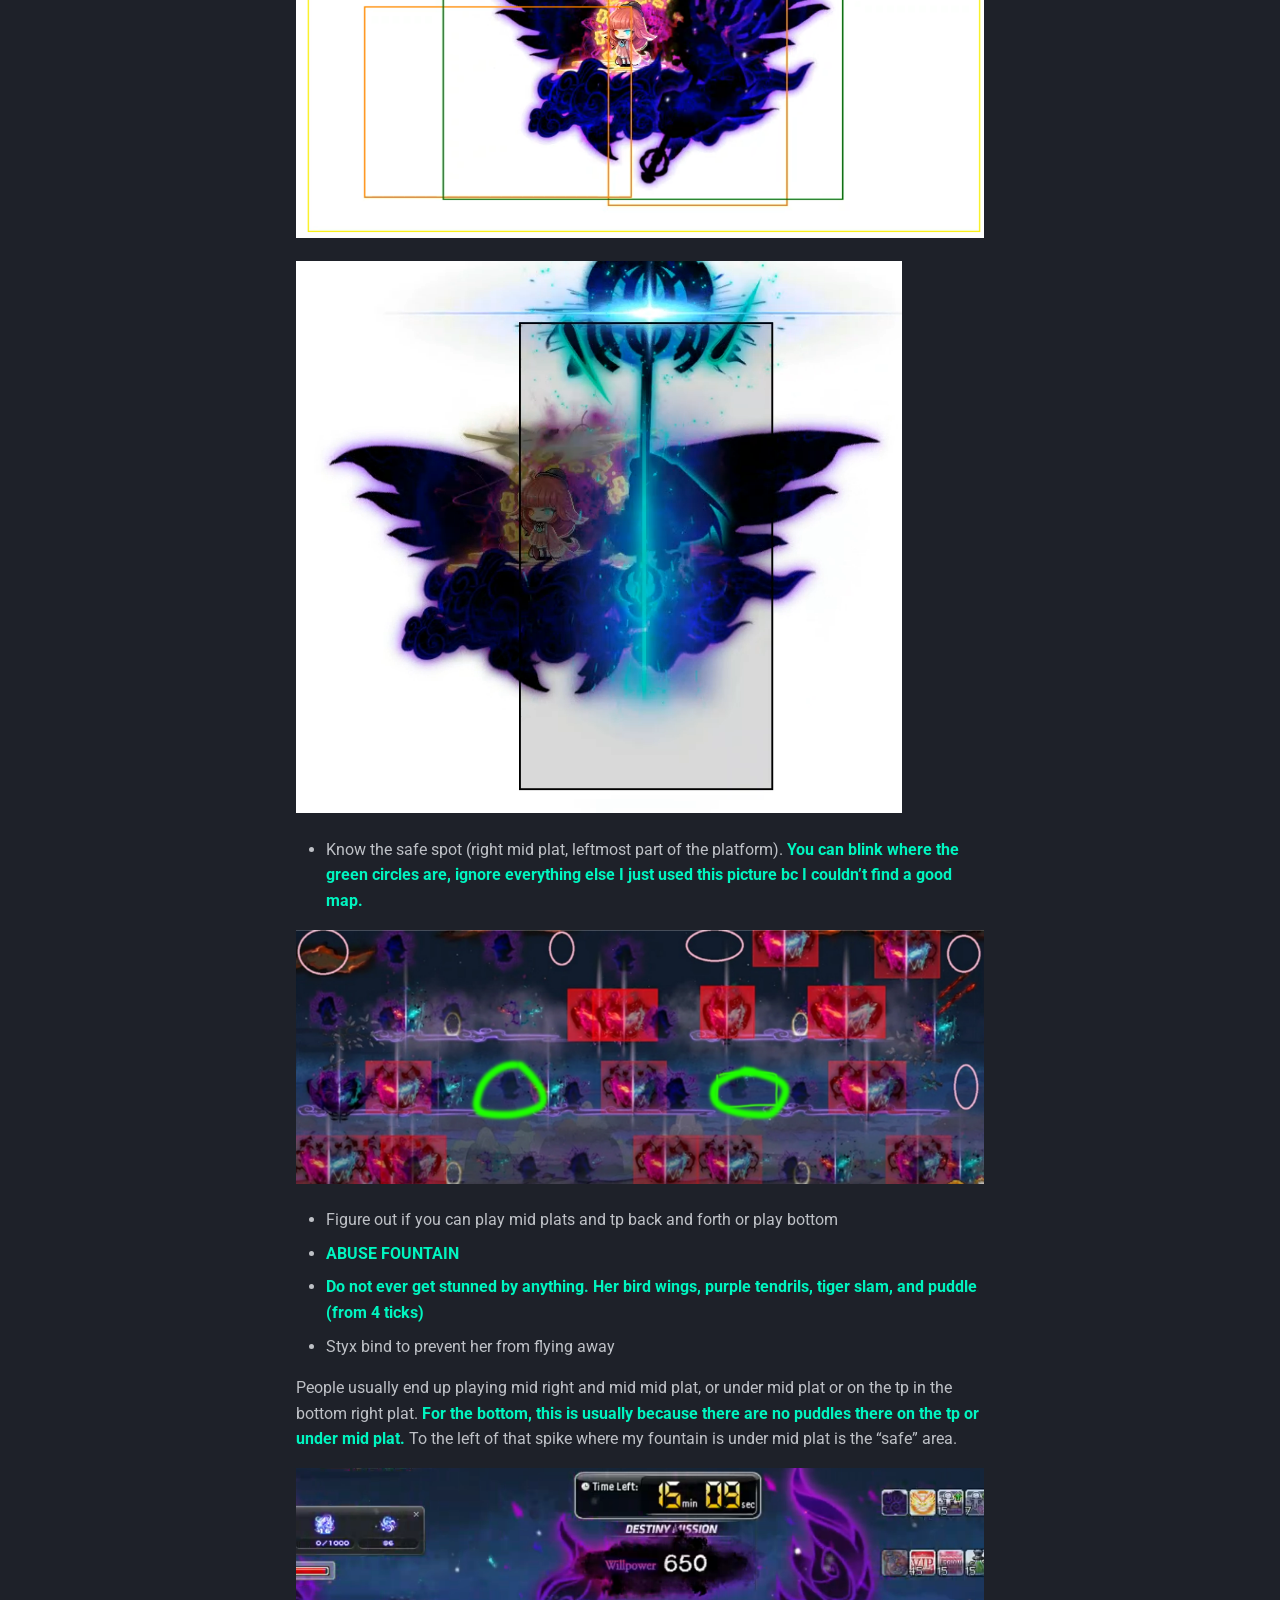
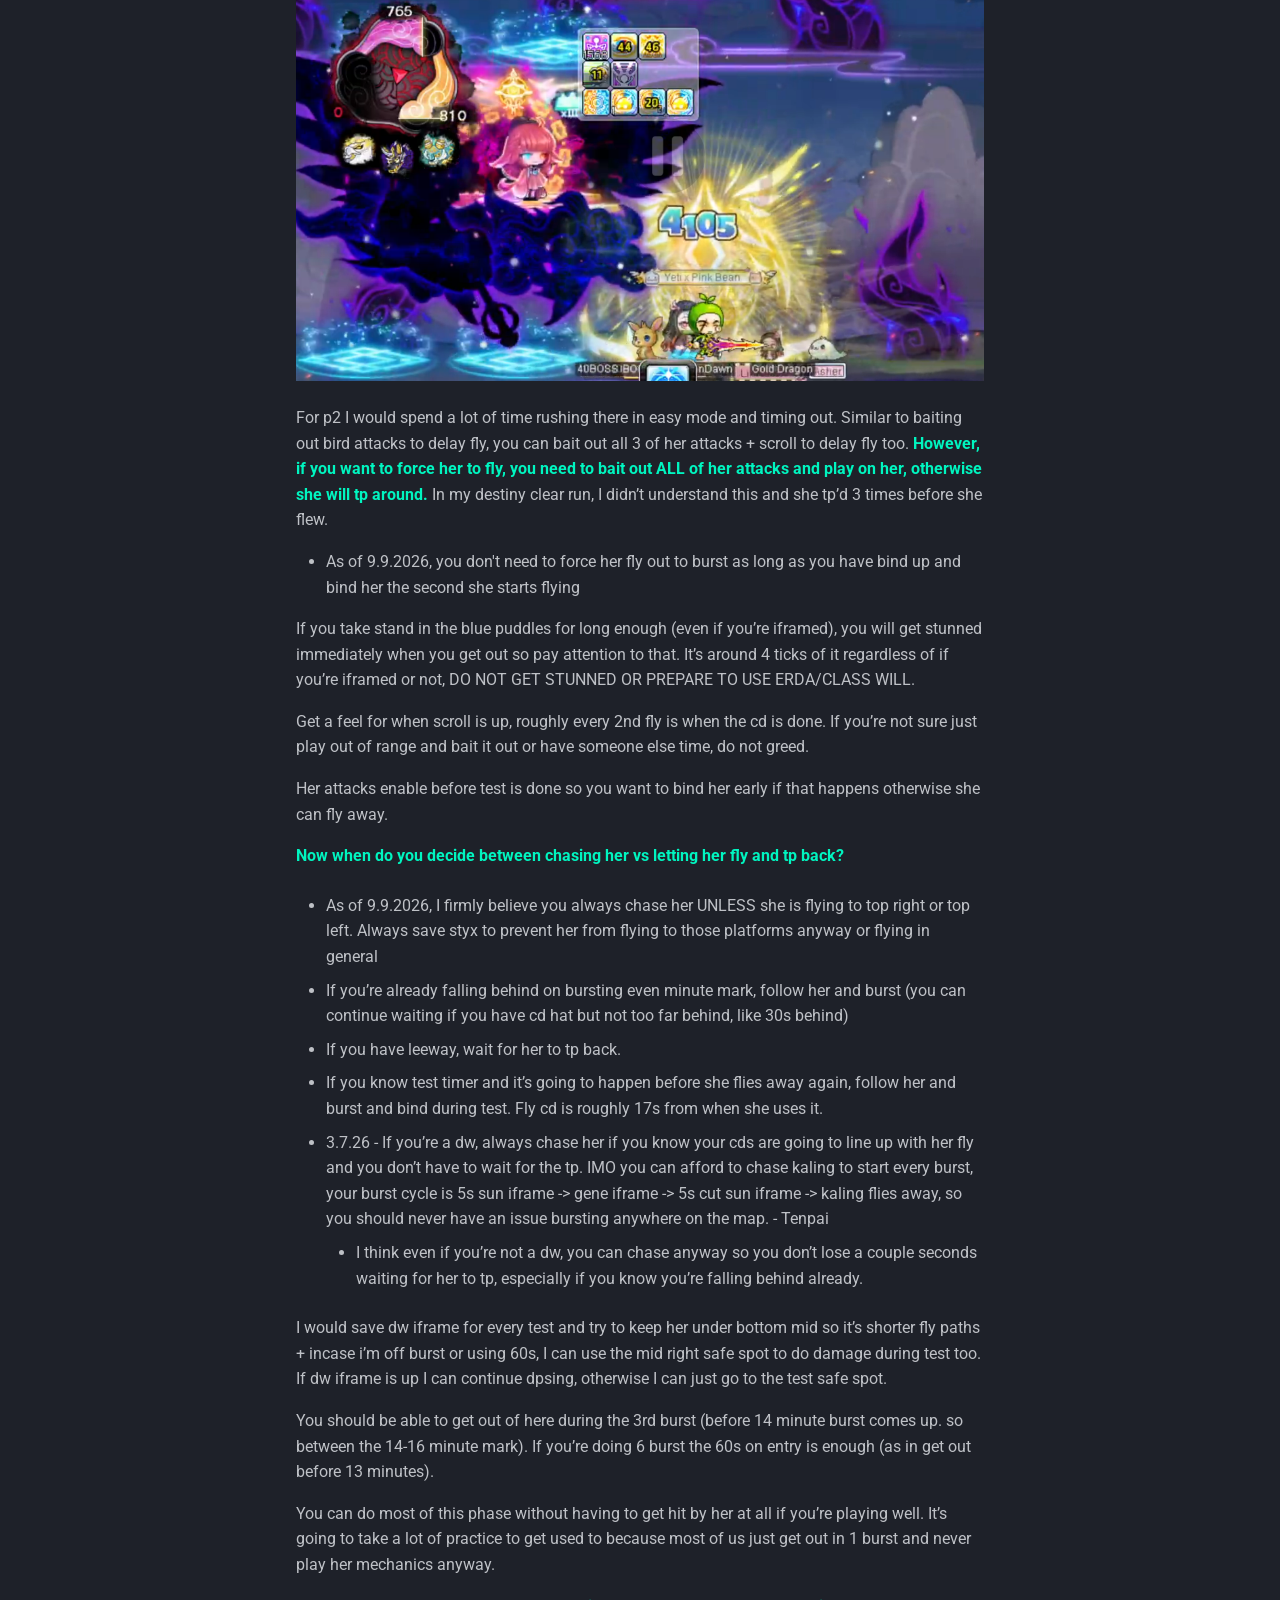
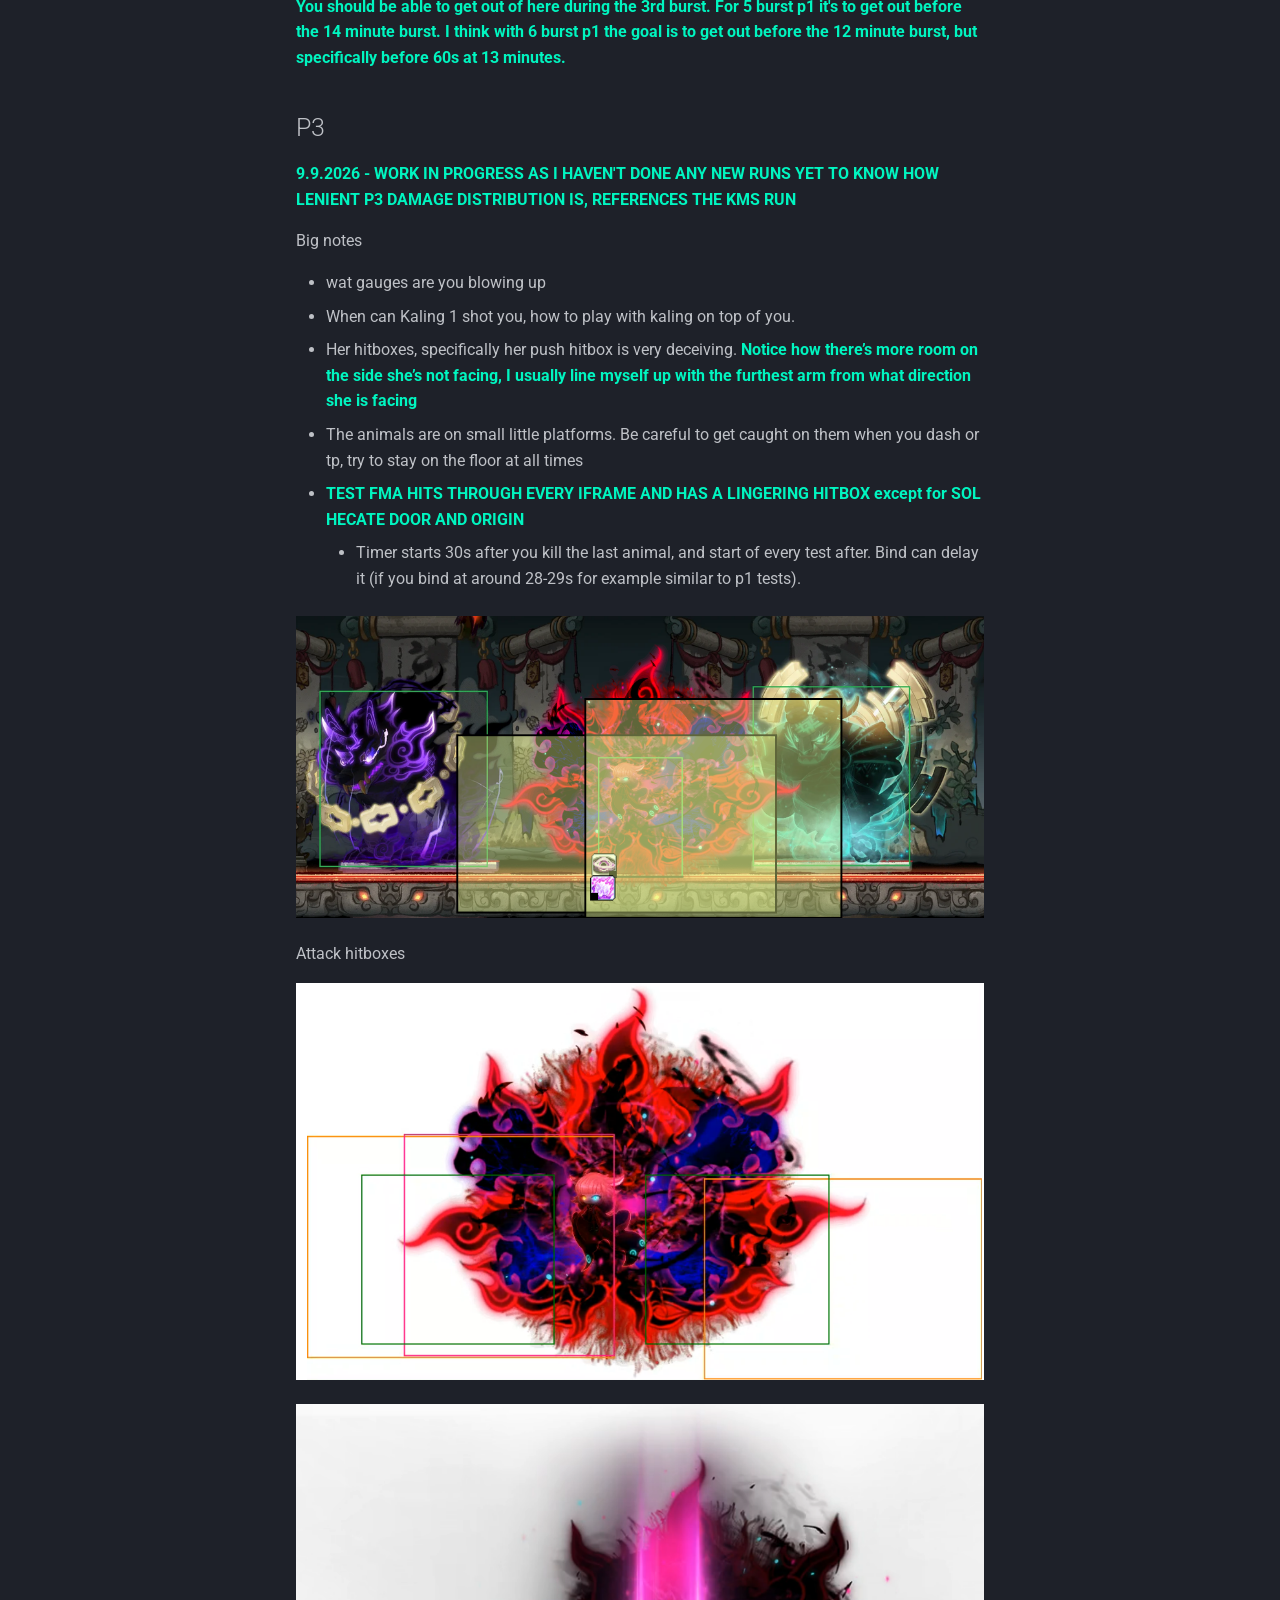
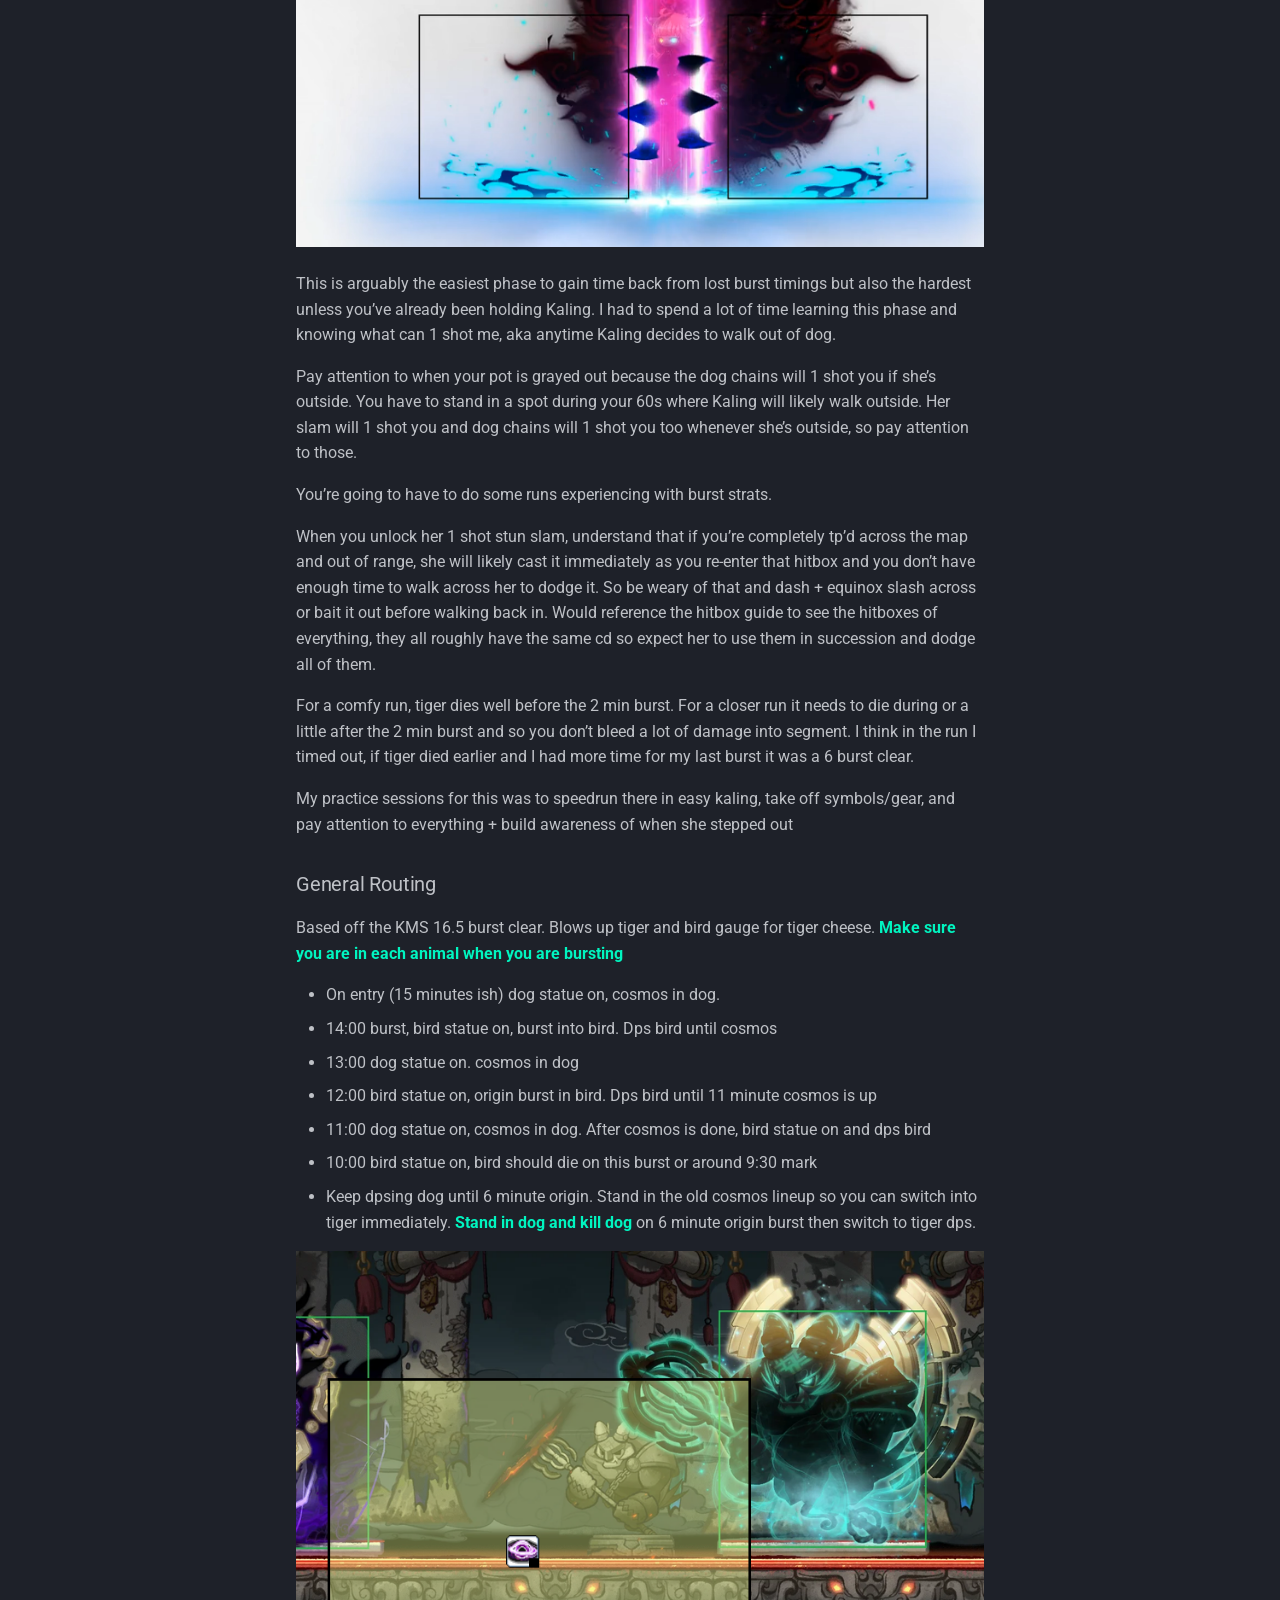
<file: kaling/index.html>
<!doctype html>
<html lang="en" class="no-js">
  <head>
    
      <meta charset="utf-8">
      <meta name="viewport" content="width=device-width,initial-scale=1">
      
      
      
      
        <link rel="prev" href="..">
      
      
        <link rel="next" href="../maleficstar/">
      
      
        
      
      
      <link rel="icon" href="../images/Skill_True_Sight.png">
      <meta name="generator" content="mkdocs-1.6.1, mkdocs-material-9.7.7">
    
    
      
        <title>Kaling - True Sight</title>
      
    
    
      <link rel="stylesheet" href="../assets/stylesheets/main.ec1eaa64.min.css">
      
        
        <link rel="stylesheet" href="../assets/stylesheets/palette.ab4e12ef.min.css">
      
      


    
    
      
    
    
      
        
        
        <link rel="preconnect" href="https://fonts.gstatic.com" crossorigin>
        <link rel="stylesheet" href="https://fonts.googleapis.com/css?family=Roboto:300,300i,400,400i,700,700i%7CRoboto+Mono:400,400i,700,700i&display=fallback">
        <style>:root{--md-text-font:"Roboto";--md-code-font:"Roboto Mono"}</style>
      
    
    
      <link rel="stylesheet" href="../stylesheets/extra.css">
    
    <script>__md_scope=new URL("..",location),__md_hash=e=>[...e].reduce(((e,_)=>(e<<5)-e+_.charCodeAt(0)),0),__md_get=(e,_=localStorage,t=__md_scope)=>JSON.parse(_.getItem(t.pathname+"."+e)),__md_set=(e,_,t=localStorage,a=__md_scope)=>{try{t.setItem(a.pathname+"."+e,JSON.stringify(_))}catch(e){}}</script>
    
      

    
    
  </head>
  
  
    
    
    
    
    
    <body dir="ltr" data-md-color-scheme="slate" data-md-color-primary="indigo" data-md-color-accent="indigo">
  
    
    <input class="md-toggle" data-md-toggle="drawer" type="checkbox" id="__drawer" autocomplete="off">
    <input class="md-toggle" data-md-toggle="search" type="checkbox" id="__search" autocomplete="off">
    <label class="md-overlay" for="__drawer"></label>
    <div data-md-component="skip">
      
        
        <a href="#kaling" class="md-skip">
          Skip to content
        </a>
      
    </div>
    <div data-md-component="announce">
      
    </div>
    
    
      

  

<header class="md-header md-header--shadow" data-md-component="header">
  <nav class="md-header__inner md-grid" aria-label="Header">
    <a href=".." title="True Sight" class="md-header__button md-logo" aria-label="True Sight" data-md-component="logo">
      
  <img src="../images/Skill_True_Sight.png" alt="logo">

    </a>
    <label class="md-header__button md-icon" for="__drawer">
      
      <svg xmlns="http://www.w3.org/2000/svg" viewBox="0 0 24 24"><path d="M3 6h18v2H3zm0 5h18v2H3zm0 5h18v2H3z"/></svg>
    </label>
    <div class="md-header__title" data-md-component="header-title">
      <div class="md-header__ellipsis">
        <div class="md-header__topic">
          <span class="md-ellipsis">
            True Sight
          </span>
        </div>
        <div class="md-header__topic" data-md-component="header-topic">
          <span class="md-ellipsis">
            
              Kaling
            
          </span>
        </div>
      </div>
    </div>
    
      
    
    
    
    
    
  </nav>
  
</header>
    
    <div class="md-container" data-md-component="container">
      
      
        
          
        
      
      <main class="md-main" data-md-component="main">
        <div class="md-main__inner md-grid">
          
            
              
              <div class="md-sidebar md-sidebar--primary" data-md-component="sidebar" data-md-type="navigation" >
                <div class="md-sidebar__scrollwrap">
                  <div class="md-sidebar__inner">
                    



<nav class="md-nav md-nav--primary" aria-label="Navigation" data-md-level="0">
  <label class="md-nav__title" for="__drawer">
    <a href=".." title="True Sight" class="md-nav__button md-logo" aria-label="True Sight" data-md-component="logo">
      
  <img src="../images/Skill_True_Sight.png" alt="logo">

    </a>
    True Sight
  </label>
  
  <ul class="md-nav__list" data-md-scrollfix>
    
      
      
  
  
  
  
    <li class="md-nav__item">
      <a href=".." class="md-nav__link">
        
  
  
  <span class="md-ellipsis">
    
  
    Home
  

    
  </span>
  
  

      </a>
    </li>
  

    
      
      
  
  
    
  
  
  
    <li class="md-nav__item md-nav__item--active">
      
      <input class="md-nav__toggle md-toggle" type="checkbox" id="__toc">
      
      
        
      
      
        <label class="md-nav__link md-nav__link--active" for="__toc">
          
  
  
  <span class="md-ellipsis">
    
  
    Kaling
  

    
  </span>
  
  

          <span class="md-nav__icon md-icon"></span>
        </label>
      
      <a href="./" class="md-nav__link md-nav__link--active">
        
  
  
  <span class="md-ellipsis">
    
  
    Kaling
  

    
  </span>
  
  

      </a>
      
        

<nav class="md-nav md-nav--secondary" aria-label="Table of contents">
  
  
  
    
  
  
    <label class="md-nav__title" for="__toc">
      <span class="md-nav__icon md-icon"></span>
      Table of contents
    </label>
    <ul class="md-nav__list" data-md-component="toc" data-md-scrollfix>
      
        <li class="md-nav__item">
  <a href="#video-version" class="md-nav__link">
    <span class="md-ellipsis">
      
        Video Version
      
    </span>
  </a>
  
</li>
      
        <li class="md-nav__item">
  <a href="#upcoming-boss-changes" class="md-nav__link">
    <span class="md-ellipsis">
      
        Upcoming Boss Changes
      
    </span>
  </a>
  
</li>
      
        <li class="md-nav__item">
  <a href="#inven-hitboxesuseful-links" class="md-nav__link">
    <span class="md-ellipsis">
      
        Inven Hitboxes/Useful Links
      
    </span>
  </a>
  
</li>
      
        <li class="md-nav__item">
  <a href="#dawn-warrior-reference-runs" class="md-nav__link">
    <span class="md-ellipsis">
      
        Dawn Warrior Reference Runs
      
    </span>
  </a>
  
    <nav class="md-nav" aria-label="Dawn Warrior Reference Runs">
      <ul class="md-nav__list">
        
          <li class="md-nav__item">
  <a href="#post-992026-boss-changes" class="md-nav__link">
    <span class="md-ellipsis">
      
        Post 9.9.2026 Boss Changes
      
    </span>
  </a>
  
</li>
        
          <li class="md-nav__item">
  <a href="#pre-992026-boss-changes" class="md-nav__link">
    <span class="md-ellipsis">
      
        Pre 9.9.2026 Boss Changes
      
    </span>
  </a>
  
</li>
        
      </ul>
    </nav>
  
</li>
      
        <li class="md-nav__item">
  <a href="#guide-notes" class="md-nav__link">
    <span class="md-ellipsis">
      
        Guide Notes
      
    </span>
  </a>
  
</li>
      
        <li class="md-nav__item">
  <a href="#how-to-effectively-practice-in-easy-mode" class="md-nav__link">
    <span class="md-ellipsis">
      
        How to Effectively Practice in Easy Mode
      
    </span>
  </a>
  
</li>
      
        <li class="md-nav__item">
  <a href="#p1" class="md-nav__link">
    <span class="md-ellipsis">
      
        P1
      
    </span>
  </a>
  
    <nav class="md-nav" aria-label="P1">
      <ul class="md-nav__list">
        
          <li class="md-nav__item">
  <a href="#starting-bird" class="md-nav__link">
    <span class="md-ellipsis">
      
        Starting Bird
      
    </span>
  </a>
  
</li>
        
          <li class="md-nav__item">
  <a href="#starting-tiger" class="md-nav__link">
    <span class="md-ellipsis">
      
        Starting Tiger
      
    </span>
  </a>
  
</li>
        
          <li class="md-nav__item">
  <a href="#bird" class="md-nav__link">
    <span class="md-ellipsis">
      
        Bird
      
    </span>
  </a>
  
</li>
        
          <li class="md-nav__item">
  <a href="#tiger" class="md-nav__link">
    <span class="md-ellipsis">
      
        Tiger
      
    </span>
  </a>
  
</li>
        
          <li class="md-nav__item">
  <a href="#dog" class="md-nav__link">
    <span class="md-ellipsis">
      
        Dog
      
    </span>
  </a>
  
</li>
        
      </ul>
    </nav>
  
</li>
      
        <li class="md-nav__item">
  <a href="#p2" class="md-nav__link">
    <span class="md-ellipsis">
      
        P2
      
    </span>
  </a>
  
</li>
      
        <li class="md-nav__item">
  <a href="#p3" class="md-nav__link">
    <span class="md-ellipsis">
      
        P3
      
    </span>
  </a>
  
    <nav class="md-nav" aria-label="P3">
      <ul class="md-nav__list">
        
          <li class="md-nav__item">
  <a href="#general-routing" class="md-nav__link">
    <span class="md-ellipsis">
      
        General Routing
      
    </span>
  </a>
  
</li>
        
          <li class="md-nav__item">
  <a href="#p3-fma" class="md-nav__link">
    <span class="md-ellipsis">
      
        P3 FMA
      
    </span>
  </a>
  
</li>
        
      </ul>
    </nav>
  
</li>
      
        <li class="md-nav__item">
  <a href="#more-tenpai-notes-pre-992026-patch" class="md-nav__link">
    <span class="md-ellipsis">
      
        More Tenpai Notes Pre 9.9.2026 Patch
      
    </span>
  </a>
  
</li>
      
        <li class="md-nav__item">
  <a href="#closing" class="md-nav__link">
    <span class="md-ellipsis">
      
        Closing
      
    </span>
  </a>
  
</li>
      
        <li class="md-nav__item">
  <a href="#archivesinfo-that-is-no-longer-useful" class="md-nav__link">
    <span class="md-ellipsis">
      
        Archives/Info that is no longer useful
      
    </span>
  </a>
  
    <nav class="md-nav" aria-label="Archives/Info that is no longer useful">
      <ul class="md-nav__list">
        
          <li class="md-nav__item">
  <a href="#double-peril-birddog-lineup" class="md-nav__link">
    <span class="md-ellipsis">
      
        Double Peril Bird/Dog Lineup
      
    </span>
  </a>
  
</li>
        
          <li class="md-nav__item">
  <a href="#birddos-cosmos-lineup" class="md-nav__link">
    <span class="md-ellipsis">
      
        Bird/Dos Cosmos Lineup
      
    </span>
  </a>
  
</li>
        
          <li class="md-nav__item">
  <a href="#birddog-burst-lineup" class="md-nav__link">
    <span class="md-ellipsis">
      
        Bird/Dog Burst Lineup
      
    </span>
  </a>
  
</li>
        
          <li class="md-nav__item">
  <a href="#when-to-switch-sides-from-left-to-right" class="md-nav__link">
    <span class="md-ellipsis">
      
        When to switch sides from left to right?
      
    </span>
  </a>
  
</li>
        
          <li class="md-nav__item">
  <a href="#tiger-lineup-for-cosmosoriginbasic-attack" class="md-nav__link">
    <span class="md-ellipsis">
      
        Tiger Lineup for Cosmos/Origin/Basic attack
      
    </span>
  </a>
  
</li>
        
          <li class="md-nav__item">
  <a href="#p3-tiger-first" class="md-nav__link">
    <span class="md-ellipsis">
      
        P3 - Tiger First
      
    </span>
  </a>
  
</li>
        
      </ul>
    </nav>
  
</li>
      
    </ul>
  
</nav>
      
    </li>
  

    
      
      
  
  
  
  
    <li class="md-nav__item">
      <a href="../maleficstar/" class="md-nav__link">
        
  
  
  <span class="md-ellipsis">
    
  
    Malefic Star
  

    
  </span>
  
  

      </a>
    </li>
  

    
      
      
  
  
  
  
    <li class="md-nav__item">
      <a href="../changelog/" class="md-nav__link">
        
  
  
  <span class="md-ellipsis">
    
  
    Changelog
  

    
  </span>
  
  

      </a>
    </li>
  

    
  </ul>
</nav>
                  </div>
                </div>
              </div>
            
            
              
              <div class="md-sidebar md-sidebar--secondary" data-md-component="sidebar" data-md-type="toc" >
                <div class="md-sidebar__scrollwrap">
                  <div class="md-sidebar__inner">
                    

<nav class="md-nav md-nav--secondary" aria-label="Table of contents">
  
  
  
    
  
  
    <label class="md-nav__title" for="__toc">
      <span class="md-nav__icon md-icon"></span>
      Table of contents
    </label>
    <ul class="md-nav__list" data-md-component="toc" data-md-scrollfix>
      
        <li class="md-nav__item">
  <a href="#video-version" class="md-nav__link">
    <span class="md-ellipsis">
      
        Video Version
      
    </span>
  </a>
  
</li>
      
        <li class="md-nav__item">
  <a href="#upcoming-boss-changes" class="md-nav__link">
    <span class="md-ellipsis">
      
        Upcoming Boss Changes
      
    </span>
  </a>
  
</li>
      
        <li class="md-nav__item">
  <a href="#inven-hitboxesuseful-links" class="md-nav__link">
    <span class="md-ellipsis">
      
        Inven Hitboxes/Useful Links
      
    </span>
  </a>
  
</li>
      
        <li class="md-nav__item">
  <a href="#dawn-warrior-reference-runs" class="md-nav__link">
    <span class="md-ellipsis">
      
        Dawn Warrior Reference Runs
      
    </span>
  </a>
  
    <nav class="md-nav" aria-label="Dawn Warrior Reference Runs">
      <ul class="md-nav__list">
        
          <li class="md-nav__item">
  <a href="#post-992026-boss-changes" class="md-nav__link">
    <span class="md-ellipsis">
      
        Post 9.9.2026 Boss Changes
      
    </span>
  </a>
  
</li>
        
          <li class="md-nav__item">
  <a href="#pre-992026-boss-changes" class="md-nav__link">
    <span class="md-ellipsis">
      
        Pre 9.9.2026 Boss Changes
      
    </span>
  </a>
  
</li>
        
      </ul>
    </nav>
  
</li>
      
        <li class="md-nav__item">
  <a href="#guide-notes" class="md-nav__link">
    <span class="md-ellipsis">
      
        Guide Notes
      
    </span>
  </a>
  
</li>
      
        <li class="md-nav__item">
  <a href="#how-to-effectively-practice-in-easy-mode" class="md-nav__link">
    <span class="md-ellipsis">
      
        How to Effectively Practice in Easy Mode
      
    </span>
  </a>
  
</li>
      
        <li class="md-nav__item">
  <a href="#p1" class="md-nav__link">
    <span class="md-ellipsis">
      
        P1
      
    </span>
  </a>
  
    <nav class="md-nav" aria-label="P1">
      <ul class="md-nav__list">
        
          <li class="md-nav__item">
  <a href="#starting-bird" class="md-nav__link">
    <span class="md-ellipsis">
      
        Starting Bird
      
    </span>
  </a>
  
</li>
        
          <li class="md-nav__item">
  <a href="#starting-tiger" class="md-nav__link">
    <span class="md-ellipsis">
      
        Starting Tiger
      
    </span>
  </a>
  
</li>
        
          <li class="md-nav__item">
  <a href="#bird" class="md-nav__link">
    <span class="md-ellipsis">
      
        Bird
      
    </span>
  </a>
  
</li>
        
          <li class="md-nav__item">
  <a href="#tiger" class="md-nav__link">
    <span class="md-ellipsis">
      
        Tiger
      
    </span>
  </a>
  
</li>
        
          <li class="md-nav__item">
  <a href="#dog" class="md-nav__link">
    <span class="md-ellipsis">
      
        Dog
      
    </span>
  </a>
  
</li>
        
      </ul>
    </nav>
  
</li>
      
        <li class="md-nav__item">
  <a href="#p2" class="md-nav__link">
    <span class="md-ellipsis">
      
        P2
      
    </span>
  </a>
  
</li>
      
        <li class="md-nav__item">
  <a href="#p3" class="md-nav__link">
    <span class="md-ellipsis">
      
        P3
      
    </span>
  </a>
  
    <nav class="md-nav" aria-label="P3">
      <ul class="md-nav__list">
        
          <li class="md-nav__item">
  <a href="#general-routing" class="md-nav__link">
    <span class="md-ellipsis">
      
        General Routing
      
    </span>
  </a>
  
</li>
        
          <li class="md-nav__item">
  <a href="#p3-fma" class="md-nav__link">
    <span class="md-ellipsis">
      
        P3 FMA
      
    </span>
  </a>
  
</li>
        
      </ul>
    </nav>
  
</li>
      
        <li class="md-nav__item">
  <a href="#more-tenpai-notes-pre-992026-patch" class="md-nav__link">
    <span class="md-ellipsis">
      
        More Tenpai Notes Pre 9.9.2026 Patch
      
    </span>
  </a>
  
</li>
      
        <li class="md-nav__item">
  <a href="#closing" class="md-nav__link">
    <span class="md-ellipsis">
      
        Closing
      
    </span>
  </a>
  
</li>
      
        <li class="md-nav__item">
  <a href="#archivesinfo-that-is-no-longer-useful" class="md-nav__link">
    <span class="md-ellipsis">
      
        Archives/Info that is no longer useful
      
    </span>
  </a>
  
    <nav class="md-nav" aria-label="Archives/Info that is no longer useful">
      <ul class="md-nav__list">
        
          <li class="md-nav__item">
  <a href="#double-peril-birddog-lineup" class="md-nav__link">
    <span class="md-ellipsis">
      
        Double Peril Bird/Dog Lineup
      
    </span>
  </a>
  
</li>
        
          <li class="md-nav__item">
  <a href="#birddos-cosmos-lineup" class="md-nav__link">
    <span class="md-ellipsis">
      
        Bird/Dos Cosmos Lineup
      
    </span>
  </a>
  
</li>
        
          <li class="md-nav__item">
  <a href="#birddog-burst-lineup" class="md-nav__link">
    <span class="md-ellipsis">
      
        Bird/Dog Burst Lineup
      
    </span>
  </a>
  
</li>
        
          <li class="md-nav__item">
  <a href="#when-to-switch-sides-from-left-to-right" class="md-nav__link">
    <span class="md-ellipsis">
      
        When to switch sides from left to right?
      
    </span>
  </a>
  
</li>
        
          <li class="md-nav__item">
  <a href="#tiger-lineup-for-cosmosoriginbasic-attack" class="md-nav__link">
    <span class="md-ellipsis">
      
        Tiger Lineup for Cosmos/Origin/Basic attack
      
    </span>
  </a>
  
</li>
        
          <li class="md-nav__item">
  <a href="#p3-tiger-first" class="md-nav__link">
    <span class="md-ellipsis">
      
        P3 - Tiger First
      
    </span>
  </a>
  
</li>
        
      </ul>
    </nav>
  
</li>
      
    </ul>
  
</nav>
                  </div>
                </div>
              </div>
            
          
          
            <div class="md-content" data-md-component="content">
              
              <article class="md-content__inner md-typeset">
                
                  



<div><h1 id="kaling">Kaling</h1>
<h2 id="video-version">Video Version</h2>
<p>This <a href="https://youtu.be/i2OWw9q4NuE">video guide</a> was made in March 2026. It has an outdated version of these notes but still covers mostly everything in video form (because i’m updating these from time to time lol)</p>
<h2 id="upcoming-boss-changes">Upcoming Boss Changes</h2>
<p><strong>These changes are now in GMS as of 9.9.2026</strong></p>
<pre><code class="language-bash">**Kaling**

- Pattern pre-delays have been adjusted, and you can attack Qiongqi/Kaling while they are flying.
- In Phase 2/3, when the boss is bound, the forced teleport pattern will be removed.
- In Phase 3, you can only hit the Peril in the area that you are
currently in. (Ascents will still hit all 3 Perils regardless of which
area you are in) This was done to alleviate the difference between
classes that could hit multiple Perils at the same time and those that
could not.
- In Phase 3, the monsters’ HP have been lowered.
</code></pre>
<p><a href="https://www.inven.co.kr/board/maple/2304/47092?category=%EB%AA%AC%EC%8A%A4%ED%84%B0">Hitbox updates</a></p>
<p>You can do some crazy stuff like the <a href="https://youtu.be/Ov-HczjTgO8?si=_jPKhY1Q2O1PJXvr&amp;t=228">F/P in this run</a> to keep Kaling and Bird in the same spot forever</p>
<p>P1 </p>
<ul>
<li>Bird is targetable during fly, and so is P2 Kaling - <strong>this means bird starts becomes a lot more viable and easier to do without cd hat.</strong><ul>
<li>If you start bird, this means you can reliably get your 60s off before test if you time the sol hecate bind. Versus the strat I was using where you pretty much waste majority of your 60s to some rng.<ul>
<li>Confirmed as of 6.4.26, you can delay bird going into painting with this.</li>
</ul>
</li>
</ul>
</li>
<li>Tiger attack delays are increased, as in there’s a lot more time before the hitbox comes out. You can also duck his dash.</li>
</ul>
<p>P2</p>
<ul>
<li>Styx bind her to keep her from flying away when applicable, <strong>don't use it to extend binds</strong></li>
<li>Chasing Kaling down in p2 will give you a dps increase depending on where she flies. My initial thought would be still NOT to chase to top right or top left and only chase bottom</li>
</ul>
<p>P3 </p>
<ul>
<li>Tiger lightning is delayed, as in hitbox comes out later.</li>
<li>Cheese strat dies in exchange for HP decrease of all perils. <strong>You HAVE to play inside the animal now or you will not do damage to the animal. This means you have to learn the bird + tiger patterns. Ascents will still damage all 3 perils.</strong><ul>
<li>You can still boom the gauges but you can’t afk in dog and hit bird + tiger like a lot of clears do. Haven’t seen enough vods of what to do after this change in terms of routing</li>
<li><a href="https://youtu.be/wucyLIsf684?si=nJ_XkjF4HpMjcbxl&amp;t=1718%20-">Watch this for bird and tiger patterns</a></li>
</ul>
</li>
<li>Clutch will not spawn when Kaling is bound.</li>
</ul>
<h2 id="inven-hitboxesuseful-links">Inven Hitboxes/Useful Links</h2>
<p>All hitboxes will be taken from these links.</p>
<p><a href="https://maplestorywiki.net/w/Kaling/Monster">MaplestoryWiki on Kaling</a> -  Has some useful info about attack cds</p>
<p><a href="https://www.inven.co.kr/board/maple/2304/45564">Maple inven post on Kaling hitboxes</a> - Bird, Tiger, Dog, Kaling hitboxes</p>
<p><a href="https://www.inven.co.kr/board/maple/2304/45565">Maple inven post on Kaling map pattern hitboxes</a> - P2 tendrils and fmas, and P3 animal hitboxes</p>
<h2 id="dawn-warrior-reference-runs">Dawn Warrior Reference Runs</h2>
<h3 id="post-992026-boss-changes">Post 9.9.2026 Boss Changes</h3>
<p><a href="https://www.youtube.com/watch?v=kcbSMR7CdJ0">16.5 burst 107805</a></p>
<h3 id="pre-992026-boss-changes">Pre 9.9.2026 Boss Changes</h3>
<p>These can still be referenced, but P3 will be played differently since the double peril lineups are no longer important. These are all with scouter before HEXA chickens and ring changes (as in permanent continuous ring, before we had to ring swap).</p>
<p><a href="https://www.youtube.com/watch?v=IThQQoALF6k">6 burst timeout</a> - If I didn’t lag so far behind on burst timings and tiger died earlier this would’ve cleared. 6 burst is a lot harder than 5 burst but it is doable. <strong>We haven’t seen a 6 burst dw p1 clear yet.</strong></p>
<p><a href="https://youtu.be/qSCT0Z21rBo?si=loffDwVVSbO2DBOy">ArinaTei's 109.4k destiny equivalence hard kaling clear</a> - best reference we have</p>
<p><a href="https://youtu.be/gC2BInLJ6FQ">109942 HEXA Hard Kaling Clear</a> - Min clear bird start reference. <strong>I am using Boss Mapae node from Ride or Die in this</strong></p>
<p><a href="https://youtu.be/iKlBckiEWw8">One Hand Hard Kaling Solo</a> - can see how important it is to know the positioning</p>
<p><a href="https://youtu.be/2oafFfv47r0?si=PiF8PLZ2eNQ4Zp3p">more kaling example destiny runs (no cd hat, 109332 with mapae, ror5, wj5)</a>- no cd hat tiger vs bird start example runs at a min clear spec (5 burst 1 ascent). </p>
<h2 id="guide-notes">Guide Notes</h2>
<p><strong><a href="https://youtu.be/wucyLIsf684?si=A8dfNdqi6uSQ-wNf">Willoweiss Maplestory Destiny Kaling Liberation Guide</a> - THIS GUIDE IS GOATED AS AN INTRO</strong></p>
<p>If you follow all the tips in my guide you can clear with 1 hand confidently like I did LMAOOOO</p>
<p>These are all the small things I noticed + gathered from people during my prog of this boss, and just wanted to compile them in one place to help people out. Special thanks to Dawns + Tenpai + Tei + whoever else. I will assume you already have a basic understanding of the boss outside of not playing p2 and not holding kaling in p3, because I didn’t have either of those.</p>
<p>This guide does not cover</p>
<ul>
<li>Attack cooldowns - specifically how long each is, like 12s or so or whatever</li>
<li>Tiger or bird cheese - I don’t have enough experience with these strats</li>
<li>Lots of p2 strats specific to classes outside of dw</li>
<li>Extra external buffs<ul>
<li>Marble buff</li>
<li>Yu garden buff</li>
<li>Concentration title</li>
<li>Tangyoon</li>
</ul>
</li>
</ul>
<p><strong>Your main goal is to always be popping burst off cd in p1, so you have some leeway to leak in p2, and then always off cd in p3.</strong> You have about 30s of leeway before you end up losing part of your 16th burst (as in 15:30 latest), a good indicator is if you’re bursting on every even minute mark or before it.</p>
<p><strong>Do not EVER backload your genesis iframe during this boss, you are going to need it for p2 and p3.</strong></p>
<h2 id="how-to-effectively-practice-in-easy-mode">How to Effectively Practice in Easy Mode</h2>
<p>Every time you do a practice run of easy, take off your gear, and <strong>set an intention (aka one of the goals below).</strong></p>
<p>This really only applies to p1 dog, p2, and p3. p1 tiger and bird you can learn by just doing runs. There isn’t much to say about p1 dog except for you to go in there, learn how to time his tests and delay them with the bind (explained later in this guide), and always dodge his fd reduction farts.</p>
<p>For p2, here are some key points:</p>
<ul>
<li>Kite Kaling effectively, whether that’s along the bottom you see in most of people’s runs including mine, or between the middle plats. This means you should have a good understanding of<ul>
<li>ALWAYS chasing her when she’s bottom</li>
<li><strong>Baiting out her attacks while dpsing</strong></li>
<li><strong>How to play around puddles and kiting her back to fountain</strong></li>
<li><strong>NEVER GETTING STUNNED</strong></li>
<li>Not tanking random bomb ticks when necessary.</li>
<li>Her attack hitboxes</li>
<li>Timing manual styx bind to prevent her from flying away</li>
</ul>
</li>
</ul>
<p>Choose one of these things to focus on until you feel good about it, and then move onto the next. </p>
<p>For p3, here are some key points:</p>
<ul>
<li>Whatever class you play, vod review people who have cleared and ask your respective discords/whatever if there are any specific routes that people take and why they do it</li>
<li>Pot cooldown and an understanding of “okay she is outside I have to play more careful”</li>
<li>Up jumping most of Kaling's attacks while playing the peril patterns </li>
<li><strong>Understand how each attack is on a cooldown, and chances are after she and dog are done being bound, every attack will come out immediately.</strong><ul>
<li>If you learn how to desync her attacks with chains you can stay on fountain for a majority of the phase without ever having to upjump except for pushes and slams. You don’t necessarily need to know how to do this but it’s cool to know.</li>
</ul>
</li>
<li><strong>Lining up Kaling during the bursts where 1 animal is already dead/her hp threshold is unlocked. You want Kaling in front of you otherwise you’re losing damage if your skills don’t hit behind you</strong></li>
<li>Her attack hitboxes</li>
</ul>
<h2 id="p1">P1</h2>
<p>First decide if you want to start in bird or tiger, I don’t really think there’s any reason to start in dog because you will always lose your 60s to test and the benefits of starting in bird (burst off cd and don’t lose willpower) or starting in tiger (no shields) outweigh anything from dog.</p>
<p>The way I view it is if you have a cd hat/don’t mind re-cubing for it, start tiger. If you are a lot stronger than min clear (like 109-110k+) and have 3line hat, start bird.</p>
<p><strong>If you’re going for 5 burst 1 ascent p1, dws save the origin from the second animal, and pop origin immediately on entering the third animal. This might differ from class to class.</strong></p>
<h3 id="starting-bird">Starting Bird</h3>
<p>Starting bird means you’re bursting off cd and have more leeway later. However, you NEED to be strong enough to kill bird during the 2nd burst and before the 2nd test. <strong>This should be significantly easier to do now that bird is targetable during fly.</strong> You can do fast tiger coil setup and have coils setup for every, burst and 60s mini (though this is only possible if you can get out of the first animal during the second burst or at least 20s before the 60s come back).</p>
<h3 id="starting-tiger">Starting Tiger</h3>
<p>Starting tiger means no shields and theoretically have to do less damage! However, cd hat makes life a lot easier but allows you to clear at lower spec (106-108k) because you start bursting at around 29:36 (the earliest, most people will set it up around 29:32) vs 29:52 in bird. You need to make up that lost time by bursting off cd (but not screwing up flies/test) in the other phases.</p>
<h3 id="bird">Bird</h3>
<ul>
<li><strong>As of 9.9.2026, I think dragging bird FARTHER away from center is better because he cannot go into test while he's flying.</strong></li>
<li>Delay test to line up with your cds (~45s cd at least for burst, you can probably do 25s cd or 5s if you’re coming from a different animal).</li>
<li>Understand how to force flies and how to delay them. You can force a fly by standing out of all of his hitboxes, it has roughly a 17s cd. You can delay a fly by trying to get him to attack you right before he is supposed to fly</li>
<li><strong>Test timer, is 1 minute from when you break test, and 1 minute from when BIRD spawns into the phase on entry</strong></li>
</ul>
<p><img alt="image.png" src="../images/kaling/p1birdhitboxes.png"></p>
<ul>
<li>Know hitboxes (Front slap, back slap, pillars)</li>
</ul>
<p>If you’re starting bird and you burst immediately, before the 2x binds are over you want to stand in the hitbox of his two slap attacks + potentially his pillars so you can delay his fly. <strong>For the homies like DW that have 30s burst, this means you can get a lot more of the burst off without him flying away immediately and thus more damage. This will likely delay before he goes into his first test as well, if you manage to get him to slap you at least twice.</strong></p>
<ul>
<li>If you have Sol Hecate: Styx on autocast with cosmos (or manually cast fast enough) and you’re bursting fast enough (as in on bird spawn/entry), you can stall the first test and styx bind before he goes into it. Which means you don’t completely lose your 60s. You can reference my 1 hand solo or bird start min clear to see this in action.</li>
</ul>
<p>If you are trying to drag bird, I would dodge all his attacks first because he’ll try to cast all 3 off cd if you stand in the hitboxes.</p>
<p>I found that 45 is the sweetspot for fly cds (specifically when starting bird), but the second you break his test, force him to fly (stand OUTSIDE of his hitboxes). After that just follow him around and do damage. 5s is also a good number if you're coming from Tiger</p>
<p>It would be a better idea to pay attention to his test timer, it’s 1 minute from when you break test. If you get out of bird during the second burst, you can go for fast double coil setup in tiger which should more than enough make up for the tiger shields. I think this usually means you have enough damage to 5 burst 1 ascent p1. </p>
<h3 id="tiger">Tiger</h3>
<ul>
<li>LEARN HIS HITBOXES. TIGER IS NOT AS RNG AS MOST PEOPLE SAY IT IS, IF YOU CAN PROPERLY PLAY AROUND HIS POSITIONING AND HIS ATTACK CDS + HITBOXES</li>
</ul>
<p><img alt="image.png" src="../images/kaling/p1tigerhitboxes.png"></p>
<ul>
<li>Double coil setup - follow the pathing of arrows. Red → Pink → Sky Blue → Orange</li>
</ul>
<p><img alt="image.png" src="../images/kaling/p1doublecoil.png"></p>
<ul>
<li><strong>Each activate triangle lasts 30s.</strong> Pay attention to this so you know when to use your 60s and how early you can activate a triangle.</li>
<li>Spam fountain and don’t get hit often because you’ll lose damage trying to fix gauge</li>
<li><strong>Spend a good amount of time in here in Hard Practice Mode to get a feel/internal cd for everything</strong></li>
<li>If you are trying to activate the bottom middle coil, <strong>get him to tp to the side of where the triangle ISN’T being activated, and then bait out an attack.</strong> This is so that he doesn’t rush outside of the triangle and screw up your run</li>
</ul>
<p>On entry you should immediately line yourself up under his chin (be SQUARE with his chin, reference the non overlapping area of the blue square), and he’ll either FMA you or rush. The second he rushes you want to get to top left coil so the tp activates the middle coil. </p>
<p>I think his tp cd is roughly 12s. The second he activates top left coil, <strong>DO NOT BAIT OUT ANY OF HIS OTHER ATTACKS.</strong> I would just go straight to bottom left coil, or dps a little bit then go. There’s not much else to say besides knowing exactly where his hitboxes are and manipulating him to activate the coils like the picture above. Anytime you burst, try to get him to rush to the center of the triangle, but also pay attention to how long you have left before the triangle turns off. I like to go to the finishing diamond whenever I have 5s left on cds before my burst comes back up.</p>
<p>Try to keep him always on the coil or bait out the rush to the correct direction beforehand using chin lineup so he doesn’t fuck up his position before you’re trying to activate a coil.</p>
<p><strong>If you want him to not attack you, stand in the empty hitbox. If you want him to attack you, stand in the hitbox of the attack where you KNOW his attack is up. This entire phase is knowing his hitboxes and playing around his cds.</strong> </p>
<p>The advantage of double coil setup is that you have 60s that aren’t fd reduced. I recommend taking some time and just spamming hard p1 practice modes until you can juggle him properly.</p>
<p>You should be able to get out of tiger during 2nd burst without having to use origin, I wasn’t able to test this using double coil strat for 6 burst but I do think this helps to push a lot of people to 5 burst 1 ascent.</p>
<p><strong>If you know you are a lot stronger than min clear, you can also activate the coils for 2nd burst a lot earlier. This lets you chip more damage and have more carryover into your next animal, you can see this in my one handed run too.</strong></p>
<h3 id="dog">Dog</h3>
<p>Big notes</p>
<ul>
<li>Know his attack cds. He will try to pop everything off of cooldown and in a sequence.</li>
<li>Dodge all FD farts - they reduce your fd if u get farted on</li>
<li>Know his hitboxes</li>
</ul>
<p><img alt="image.png" src="../images/kaling/p1doghitboxes.png"></p>
<ul>
<li><strong>Know your entry time so you can time bind to delay his test and extend your dps,</strong> or you can look at what time the first test starts and go from there</li>
</ul>
<p>If you have the origin from previous animal, debuff dog and origin immediately.</p>
<p><strong>Spend some time in practice mode to learn the delay of his attacks, you still need to get a feel for the cd of them but they’re a lot more reactable now. as in there’s a visual indicator on his back swipe as well as his fart</strong></p>
<p>I chose to play very far from him and bait out his fd reduce fart because dw has massive range. The main thing is building that internal cd for his attacks and making sure you don’t get farted on during burst or minis.</p>
<p>Place fountain down and get a feel for when his gas attack is up too. If you are confident playing without fountain, don’t use it because it doesn’t let you server lag your buffs.</p>
<p>For his yellow bar rush attack, I ended up iframing most of these just to make sure I break it with no issues.</p>
<p>The second the first test starts, <strong>TAKE NOTE OF THE TIMER. YOU ARE GOING TO BIND VERY LATE TO DELAY THE NEXT TEST DURING YOUR BURST. Each test is a minute from when the previous one starts.</strong> Example: His test started at 22:40. I would bind BEFORE 21:40 to make sure he doesn’t go into test again and extend my dps/burst. Like at 21:41 or something</p>
<p>Depending on your pacing you either go for 5 burst 1 ascent, 5 burst no ascent, or 6 burst no ascent p1. 5 burst 1 ascent or 0 ascent you should get out before your 20min burst comes back up, 6 burst you should get out around 19:30-20:00. Check how much damage your ascent does so you know ahead of time of whether or not you need to use it.</p>
<h2 id="p2">P2</h2>
<p>Big notes</p>
<ul>
<li>Learn all of her hitboxes and attack cds (reference the hitbox guide). <strong>Her blue tiger slam only has a hitbox behind her.</strong></li>
</ul>
<p><img alt="image.png" src="../images/kaling/p2kalinghitboxes.png"></p>
<p><img alt="image.png" src="../images/kaling/p2kalingtiger.png"></p>
<ul>
<li>Know the safe spot (right mid plat, leftmost part of the platform). <strong>You can blink where the green circles are, ignore everything else I just used this picture bc I couldn’t find a good map.</strong></li>
</ul>
<p><img alt="image.png" src="../images/kaling/p2fma.png"></p>
<ul>
<li>Figure out if you can play mid plats and tp back and forth or play bottom</li>
<li><strong>ABUSE FOUNTAIN</strong></li>
<li><strong>Do not ever get stunned by anything. Her bird wings, purple tendrils, tiger slam, and puddle (from 4 ticks)</strong></li>
<li>Styx bind to prevent her from flying away</li>
</ul>
<p>People usually end up playing mid right and mid mid plat, or under mid plat or on the tp in the bottom right plat. <strong>For the bottom, this is usually because there are no puddles there on the tp or under mid plat.</strong> To the left of that spike where my fountain is under mid plat is the “safe” area.</p>
<p><img alt="image.png" src="../images/kaling/p2undermid.png"></p>
<p>For p2 I would spend a lot of time rushing there in easy mode and timing out. Similar to baiting out bird attacks to delay fly, you can bait out all 3 of her attacks + scroll to delay fly too. <strong>However, if you want to force her to fly, you need to bait out ALL of her attacks and play on her, otherwise she will tp around.</strong> In my destiny clear run, I didn’t understand this and she tp’d 3 times before she flew.</p>
<ul>
<li>As of 9.9.2026, you don't need to force her fly out to burst as long as you have bind up and bind her the second she starts flying</li>
</ul>
<p>If you take stand in the blue puddles for long enough (even if you’re iframed), you will get stunned immediately when you get out so pay attention to that. It’s around 4 ticks of it regardless of if you’re iframed or not, DO NOT GET STUNNED OR PREPARE TO USE ERDA/CLASS WILL.</p>
<p>Get a feel for when scroll is up, roughly every 2nd fly is when the cd is done. If you’re not sure just play out of range and bait it out or have someone else time, do not greed.</p>
<p>Her attacks enable before test is done so you want to bind her early if that happens otherwise she can fly away.</p>
<p><strong>Now when do you decide between chasing her vs letting her fly and tp back?</strong></p>
<ul>
<li>
<p>As of 9.9.2026, I firmly believe you always chase her UNLESS she is flying to top right or top left. Always save styx to prevent her from flying to those platforms anyway or flying in general</p>
</li>
<li>
<p>If you’re already falling behind on bursting even minute mark, follow her and burst (you can continue waiting if you have cd hat but not too far behind, like 30s behind)</p>
</li>
<li>If you have leeway, wait for her to tp back.</li>
<li>If you know test timer and it’s going to happen before she flies away again, follow her and burst and bind during test. Fly cd is roughly 17s from when she uses it.</li>
<li>3.7.26 - If you’re a dw, always chase her if you know your cds are going to line up with her fly and you don’t have to wait for the tp. IMO you can afford to chase kaling to start every burst, your burst cycle is 5s sun iframe -&gt; gene iframe -&gt; 5s cut sun iframe -&gt; kaling flies away, so you should never have an issue bursting anywhere on the map. - Tenpai<ul>
<li>I think even if you’re not a dw, you can chase anyway so you don’t lose a couple seconds waiting for her to tp, especially if you know you’re falling behind already.</li>
</ul>
</li>
</ul>
<p>I would save dw iframe for every test and try to keep her under bottom mid so it’s shorter fly paths + incase i’m off burst or using 60s, I can use the mid right safe spot to do damage during test too. If dw iframe is up I can continue dpsing, otherwise I can just go to the test safe spot.</p>
<p>You should be able to get out of here during the 3rd burst (before 14 minute burst comes up. so between the 14-16 minute mark). If you’re doing 6 burst the 60s on entry is enough (as in get out before 13 minutes).</p>
<p>You can do most of this phase without having to get hit by her at all if you’re playing well. It’s going to take a lot of practice to get used to because most of us just get out in 1 burst and never play her mechanics anyway.</p>
<p><strong>You should be able to get out of here during the 3rd burst. For 5 burst p1 it's to get out before the 14 minute burst. I think with 6 burst p1 the goal is to get out before the 12 minute burst, but specifically before 60s at 13 minutes.</strong></p>
<h2 id="p3">P3</h2>
<p><strong>9.9.2026 - WORK IN PROGRESS AS I HAVEN'T DONE ANY NEW RUNS YET TO KNOW HOW LENIENT P3 DAMAGE DISTRIBUTION IS, REFERENCES THE KMS RUN</strong></p>
<p>Big notes</p>
<ul>
<li>wat gauges are you blowing up</li>
<li>When can Kaling 1 shot you, how to play with kaling on top of you.</li>
<li>Her hitboxes, specifically her push hitbox is very deceiving. <strong>Notice how there’s more room on the side she’s not facing, I usually line myself up with the furthest arm from what direction she is facing</strong></li>
<li>The animals are on small little platforms. Be careful to get caught on them when you dash or tp, try to stay on the floor at all times</li>
<li><strong>TEST FMA HITS THROUGH EVERY IFRAME AND HAS A LINGERING HITBOX except for SOL HECATE DOOR AND ORIGIN</strong><ul>
<li>Timer starts 30s after you kill the last animal, and start of every test after. Bind can delay it (if you bind at around 28-29s for example similar to p1 tests).</li>
</ul>
</li>
</ul>
<p><img alt="image.png" src="../images/kaling/p3originlineup.png"></p>
<p>Attack hitboxes</p>
<p><img alt="image.png" src="../images/kaling/p3kalinghitboxes.png"></p>
<p><img alt="image.png" src="../images/kaling/p3kalingpush.png"></p>
<p>This is arguably the easiest phase to gain time back from lost burst timings but also the hardest unless you’ve already been holding Kaling. I had to spend a lot of time learning this phase and knowing what can 1 shot me, aka anytime Kaling decides to walk out of dog.</p>
<p>Pay attention to when your pot is grayed out because the dog chains will 1 shot you if she’s outside. You have to stand in a spot during your 60s where Kaling will likely walk outside. Her slam will 1 shot you and dog chains will 1 shot you too whenever she’s outside, so pay attention to those.</p>
<p>You’re going to have to do some runs experiencing with burst strats.</p>
<p>When you unlock her 1 shot stun slam, understand that if you’re completely tp’d across the map and out of range, she will likely cast it immediately as you re-enter that hitbox and you don’t have enough time to walk across her to dodge it. So be weary of that and dash + equinox slash across or bait it out before walking back in. Would reference the hitbox guide to see the hitboxes of everything, they all roughly have the same cd so expect her to use them in succession and dodge all of them.</p>
<p>For a comfy run, tiger dies well before the 2 min burst. For a closer run it needs to die during or a little after the 2 min burst and so you don’t bleed a lot of damage into segment. I think in the run I timed out, if tiger died earlier and I had more time for my last burst it was a 6 burst clear. </p>
<p>My practice sessions for this was to speedrun there in easy kaling, take off symbols/gear, and pay attention to everything + build awareness of when she stepped out</p>
<h3 id="general-routing">General Routing</h3>
<p>Based off the KMS 16.5 burst clear. Blows up tiger and bird gauge for tiger cheese. <strong>Make sure you are in each animal when you are bursting</strong></p>
<ul>
<li>On entry (15 minutes ish) dog statue on, cosmos in dog.</li>
<li>14:00 burst, bird statue on, burst into bird. Dps bird until cosmos</li>
<li>13:00 dog statue on. cosmos in dog</li>
<li>12:00 bird statue on, origin burst in bird. Dps bird until 11 minute cosmos is up</li>
<li>11:00 dog statue on, cosmos in dog. After cosmos is done, bird statue on and dps bird</li>
<li>10:00 bird statue on, bird should die on this burst or around 9:30 mark</li>
<li>Keep dpsing dog until 6 minute origin. Stand in the old cosmos lineup so you can switch into tiger immediately. <strong>Stand in dog and kill dog</strong> on 6 minute origin burst then switch to tiger dps.</li>
</ul>
<p><img alt="image.png" src="../images/kaling/p3tigerdogcosmos.png"></p>
<ul>
<li>2:00 Kill tiger on or around this burst</li>
<li>Kill Kaling</li>
</ul>
<h3 id="p3-fma">P3 FMA</h3>
<p>If you have sol hecate at level 20, your sol hecate door IFRAMES YOU FROM HER FMA TEST, SO YOU CAN USE THIS TO YOUR ADVANTAGE IF DAMAGE IS FALLING BEHIND. Your origin iframes you too! REMEMBER HER FMA HAS A LINGERING HITBOX DO NOT JUMP BACK IN TOO EARLY, but she is also still targetable during it! <strong>FMA HITS THROUGH EVERY OTHER IFRAME</strong></p>
<ul>
<li>If you bind before fma, it’ll delay that specific fma but won’t delay the one after.</li>
</ul>
<pre><code class="language-bash">if u bound right before its fma, it does delay that fma, but it doesnt delay future fmas
so in ur scenario, it was supposed to fma at xx:39-40, but u bound right before, 20s later, fma'd at xx:20, but it doesnt delay future fmas, so the next fma was xx:09-10 

</code></pre>
<h2 id="more-tenpai-notes-pre-992026-patch">More Tenpai Notes Pre 9.9.2026 Patch</h2>
<p>Tenpai - some of my notes to supplement the video:</p>
<p>p1 bird:</p>
<ul>
<li>you can get bird to slap you multiple times after unbind by standing to the side of him and iframe dashing to the other side, this keeps you in range of his attacks so bird will almost always do 2/3 attacks before first fly</li>
<li>if bird flies bottom on first fly, you should play bottom instead of standing top. you need to get bird to attack you so that he doesn't insta fly so that cosmos will come up right as bird finishes 2nd fly</li>
<li>when bird lands after 2nd fly, you also want to be standing perma in range of his attacks (i.e. to the side). bird will hide the moment you arent in range</li>
<li>if bird flies bottom on the fly right before 2nd burst, you should play top instead so that you force the fly asap</li>
</ul>
<p>p1 tiger:</p>
<ul>
<li>you need coils to activate the moment burst starts but you can activate coils ~13s before minis start. the idea behind double coil is that you can have ~45s to setup coils after minis and only ~30s to setup after burst.</li>
</ul>
<p>p1 dog:</p>
<ul>
<li>if you are playing 5 burst+1 ascent then the origin on dog is pretty much compulsory, origin late is fine because your burst cycle in p2 would be the same as p1 bird where you only origin 10s into burst anyway. so the cds will line up</li>
</ul>
<p>p2:</p>
<ul>
<li>IMO you can afford to chase kaling to start every burst, your burst cycle is 5s sun iframe -&gt; gene iframe -&gt; 5s cut sun iframe -&gt; kaling flies away, so you should never have an issue bursting anywhere on the map</li>
</ul>
<p>p3:</p>
<ul>
<li>i think you don't have to do the burst on tiger while all 3 perils are alive. the main consideration is that it's hard to keep dps uptime on tiger when bird/dog are dead since kaling spams attacks on you, but you'll end up in the scenario where kaling is ~35% hp when tiger is dead if you do the extra burst on tiger. you can probably just afford to kill bird/dog before you work on tiger to not have any 'wasted' damage<ul>
<li>jordan post note, i agree with this completely</li>
</ul>
</li>
</ul>
<h2 id="closing">Closing</h2>
<p>Hope this guide helps you clear! if it does, feel free to ping me or shoot me a message, or if you want guidance just dm me! preferably send me a vod too + what you think you are struggling with.</p>
<h2 id="archivesinfo-that-is-no-longer-useful">Archives/Info that is no longer useful</h2>
<ul>
<li>Ring swapping</li>
</ul>
<h3 id="double-peril-birddog-lineup">Double Peril Bird/Dog Lineup</h3>
<p>On entry you want to immediately turn on bird statue and true sight both animals. In the picture below you can see the lineup of where to stand to hit both dog and bird. <strong>I would not bother trying to use the picture to line yourself up, the easiest way to do this is to check the damage number above dog to see if it’s appearing or the hitbox effect, and the hitbox effect on bird.</strong> You do this by starting from the right and slowly inching yourself to the left until you see you’re in place. You can also upjump and hold left to move yourself pixel by pixel.</p>
<p>BENEFITS OF THIS LINEUP</p>
<ul>
<li>she will NEVER walk outside of dog, you can sip fountain and not have to worry about it ASSUMING you never reposition yourself to the left ever.</li>
<li>yay no 1 shots</li>
<li>your cosmic orbs still fly to bird</li>
</ul>
<p><img alt="image.png" src="../images/kaling/p3birddogsolarslash.png"></p>
<p>Majority of this phase is learning how to play with kaling on top of you and knowing when you can potentially get 1 shot. </p>
<h3 id="birddos-cosmos-lineup">Bird/Dos Cosmos Lineup</h3>
<p><img alt="image.png" src="../images/kaling/p3birddogcosmos.png"></p>
<p>stand roughly on dog statue to hit both</p>
<p>My thought process was</p>
<ul>
<li>blink when you think you’re about to get slam and chains at the same time</li>
<li>up jump her slam</li>
<li>up jump her push outwards (most of the time)</li>
<li>Inhale fountain, ALWAYS try to dodge into dog and only dodge into bird if you know the tornados aren’t going off. This applies to when you’re on the right cheesing tiger too, if you don’t know tiger’s lightning patterns you’re going to dodge into tiger, get stunned, and die.</li>
<li>Up jump clutch if applicable</li>
</ul>
<h3 id="birddog-burst-lineup">Bird/Dog Burst Lineup</h3>
<p>This is the lineup below to hit dog, bird, <strong>AND HAVE YOUR COSMIC ORBS FLY INTO BIRD. Look at how my head is lined up with the leftmost chain of dog, or go into practice and find a lineup on the floor. Having the orbs fly into bird is very important for damage because otherwise they will fly into Kaling and be lost damage. You can tell if they’re flying into bird by looking at all the explosions on the left</strong></p>
<p><img alt="image.png" src="../images/kaling/p3birddogburst.png"></p>
<p><strong>Make sure everything is true sighted in advance before your origin bursts</strong>, specifically the animal that you’re not bursting into across the map (tiger or bird).</p>
<h3 id="when-to-switch-sides-from-left-to-right">When to switch sides from left to right?</h3>
<p>Assuming left start, generally switch when bird is below 5% hp. This happens before the 6 minute origin burst and around the 8 minute burst (and if not your damage uptime was not good enough). You just need bird to die on that 6 minute burst and at max origin it dies when it's below 6%. I like to get it lower so it dies before the last tick of origin and some damage goes into Kaling though.</p>
<h3 id="tiger-lineup-for-cosmosoriginbasic-attack">Tiger Lineup for Cosmos/Origin/Basic attack</h3>
<p><img alt="image.png" src="../images/kaling/p3tigerdogcosmos.png"></p>
<p><img alt="image.png" src="../images/kaling/p3tigerdogcosmos2.png"></p>
<p><strong>Cosmos -</strong> Make sure you are under the center or a little to the right of the crack in the screen. Look for the purple circled effects to see that cosmos is hitting both, otherwise you’re losing a lot of damage</p>
<p><img alt="image.png" src="../images/kaling/p3tigerdogcosmos3.png"></p>
<p><strong>Origin</strong> - make sure you are a little left of the center of the crack to ensure bird gets hit by origin. Walk back into the cosmos lineup after. The farther left you are the safer it is to make sure bird dies to origin. Ignore where kaling is in this picture, <strong>you want her lined up to the right or on top of you for Rift to hit</strong></p>
<p><img alt="image.png" src="../images/kaling/p3tigersolarslash.png"></p>
<p>If you stand on the left edge of the slit, she will be a lot less likely to walk out. <strong>She can still walk out but this is max range for basic attack, watch your pot cd</strong></p>
<h3 id="p3-tiger-first">P3 - Tiger First</h3>
<p>If the left side strat doesn’t work out for you, you can try killing tiger alone first. </p>
<pre><code class="language-bash">killing tiger first in p3 allows you to start damaging kaling directly as early as 8 mins left if you lack damage to do the left side first since that one only start damaging at the 6 mins origin which might not be for everyone
</code></pre>
<p>the route would be something like</p>
<ul>
<li>tiger statue on, kill tiger.</li>
<li>dog statue on, kill dog</li>
<li>bird statue on, kill bird</li>
</ul>
<p>Bird still needs to die around the 1:30-2:30 minute mark for it to be on pace. Kaling also still needs to be lined up during the bursts that aren’t into the hp segments</p>
<p>your double peril lineup on the left still needs to be on point and is arguably harder with kaling having another attack</p></div>












                
              </article>
            </div>
          
          
<script>var target=document.getElementById(location.hash.slice(1));target&&target.name&&(target.checked=target.name.startsWith("__tabbed_"))</script>
        </div>
        
      </main>
      
        <footer class="md-footer">
  
  <div class="md-footer-meta md-typeset">
    <div class="md-footer-meta__inner md-grid">
      <div class="md-copyright">
  
  
    Made with
    <a href="https://squidfunk.github.io/mkdocs-material/" target="_blank" rel="noopener">
      Material for MkDocs
    </a>
  
</div>
      
    </div>
  </div>
</footer>
      
    </div>
    <div class="md-dialog" data-md-component="dialog">
      <div class="md-dialog__inner md-typeset"></div>
    </div>
    
    
    
      
      
      <script id="__config" type="application/json">{"annotate": null, "base": "..", "features": [], "search": "../assets/javascripts/workers/search.2c215733.min.js", "tags": null, "translations": {"clipboard.copied": "Copied to clipboard", "clipboard.copy": "Copy to clipboard", "search.result.more.one": "1 more on this page", "search.result.more.other": "# more on this page", "search.result.none": "No matching documents", "search.result.one": "1 matching document", "search.result.other": "# matching documents", "search.result.placeholder": "Type to start searching", "search.result.term.missing": "Missing", "select.version": "Select version"}, "version": null}</script>
    
    
      <script src="../assets/javascripts/bundle.d7400e89.min.js"></script>
      
    
  </body>
</html>
</file>
<file: stylesheets/extra.css>
[data-md-color-scheme="slate"] strong {
    color: #00f5c0;
    /* Change to your desired color */
    font-weight: 700;
    /* Adjust boldness intensity if needed */
}

.md-typeset pre code {
    white-space: pre-wrap !important;
    word-break: break-all;
    /* Breaks long words/strings if needed */
}
</file>
<file: assets/stylesheets/main.ec1eaa64.min.css>
@charset "UTF-8";html{-webkit-text-size-adjust:none;-moz-text-size-adjust:none;text-size-adjust:none;box-sizing:border-box}*,:after,:before{box-sizing:inherit}@media (prefers-reduced-motion){*,:after,:before{transition:none!important}}body{margin:0}a,button,input,label{-webkit-tap-highlight-color:transparent}a{color:inherit;text-decoration:none}hr{border:0;box-sizing:initial;display:block;height:.05rem;overflow:visible;padding:0}small{font-size:80%}sub,sup{line-height:1em}img{border-style:none}table{border-collapse:initial;border-spacing:0}td,th{font-weight:400;vertical-align:top}button{background:#0000;border:0;font-family:inherit;font-size:inherit;margin:0;padding:0}input{border:0;outline:none}:root{--md-primary-fg-color:#4051b5;--md-primary-fg-color--light:#5d6cc0;--md-primary-fg-color--dark:#303fa1;--md-primary-bg-color:#fff;--md-primary-bg-color--light:#ffffffb3;--md-accent-fg-color:#526cfe;--md-accent-fg-color--transparent:#526cfe1a;--md-accent-bg-color:#fff;--md-accent-bg-color--light:#ffffffb3}[data-md-color-scheme=default]{color-scheme:light}[data-md-color-scheme=default] img[src$="#gh-dark-mode-only"],[data-md-color-scheme=default] img[src$="#only-dark"]{display:none}:root,[data-md-color-scheme=default]{--md-hue:225deg;--md-default-fg-color:#000000de;--md-default-fg-color--light:#0000008a;--md-default-fg-color--lighter:#00000052;--md-default-fg-color--lightest:#00000012;--md-default-bg-color:#fff;--md-default-bg-color--light:#ffffffb3;--md-default-bg-color--lighter:#ffffff4d;--md-default-bg-color--lightest:#ffffff1f;--md-code-fg-color:#36464e;--md-code-bg-color:#f5f5f5;--md-code-bg-color--light:#f5f5f5b3;--md-code-bg-color--lighter:#f5f5f54d;--md-code-hl-color:#4287ff;--md-code-hl-color--light:#4287ff1a;--md-code-hl-number-color:#d52a2a;--md-code-hl-special-color:#db1457;--md-code-hl-function-color:#a846b9;--md-code-hl-constant-color:#6e59d9;--md-code-hl-keyword-color:#3f6ec6;--md-code-hl-string-color:#1c7d4d;--md-code-hl-name-color:var(--md-code-fg-color);--md-code-hl-operator-color:var(--md-default-fg-color--light);--md-code-hl-punctuation-color:var(--md-default-fg-color--light);--md-code-hl-comment-color:var(--md-default-fg-color--light);--md-code-hl-generic-color:var(--md-default-fg-color--light);--md-code-hl-variable-color:var(--md-default-fg-color--light);--md-typeset-color:var(--md-default-fg-color);--md-typeset-a-color:var(--md-primary-fg-color);--md-typeset-del-color:#f5503d26;--md-typeset-ins-color:#0bd57026;--md-typeset-kbd-color:#fafafa;--md-typeset-kbd-accent-color:#fff;--md-typeset-kbd-border-color:#b8b8b8;--md-typeset-mark-color:#ffff0080;--md-typeset-table-color:#0000001f;--md-typeset-table-color--light:rgba(0,0,0,.035);--md-admonition-fg-color:var(--md-default-fg-color);--md-admonition-bg-color:var(--md-default-bg-color);--md-warning-fg-color:#000000de;--md-warning-bg-color:#ff9;--md-footer-fg-color:#fff;--md-footer-fg-color--light:#ffffffb3;--md-footer-fg-color--lighter:#ffffff73;--md-footer-bg-color:#000000de;--md-footer-bg-color--dark:#00000052;--md-shadow-z1:0 0.2rem 0.5rem #0000000d,0 0 0.05rem #0000001a;--md-shadow-z2:0 0.2rem 0.5rem #0000001a,0 0 0.05rem #00000040;--md-shadow-z3:0 0.2rem 0.5rem #0003,0 0 0.05rem #00000059}.md-icon svg{fill:currentcolor;display:block;height:1.2rem;width:1.2rem}body{-webkit-font-smoothing:antialiased;-moz-osx-font-smoothing:grayscale;--md-text-font-family:var(--md-text-font,_),-apple-system,BlinkMacSystemFont,Helvetica,Arial,sans-serif;--md-code-font-family:var(--md-code-font,_),SFMono-Regular,Consolas,Menlo,monospace}aside,body,input{font-feature-settings:"kern","liga";color:var(--md-typeset-color);font-family:var(--md-text-font-family)}code,kbd,pre{font-feature-settings:"kern";font-family:var(--md-code-font-family)}:root{--md-typeset-table-sort-icon:url('data:image/svg+xml;charset=utf-8,<svg xmlns="http://www.w3.org/2000/svg" viewBox="0 0 24 24"><path d="m18 21-4-4h3V7h-3l4-4 4 4h-3v10h3M2 19v-2h10v2M2 13v-2h7v2M2 7V5h4v2z"/></svg>');--md-typeset-table-sort-icon--asc:url('data:image/svg+xml;charset=utf-8,<svg xmlns="http://www.w3.org/2000/svg" viewBox="0 0 24 24"><path d="M19 17h3l-4 4-4-4h3V3h2M2 17h10v2H2M6 5v2H2V5m0 6h7v2H2z"/></svg>');--md-typeset-table-sort-icon--desc:url('data:image/svg+xml;charset=utf-8,<svg xmlns="http://www.w3.org/2000/svg" viewBox="0 0 24 24"><path d="M19 7h3l-4-4-4 4h3v14h2M2 17h10v2H2M6 5v2H2V5m0 6h7v2H2z"/></svg>')}.md-typeset{-webkit-print-color-adjust:exact;color-adjust:exact;font-size:.8rem;line-height:1.6;overflow-wrap:break-word}@media print{.md-typeset{font-size:.68rem}}.md-typeset blockquote,.md-typeset dl,.md-typeset figure,.md-typeset ol,.md-typeset pre,.md-typeset ul{margin-bottom:1em;margin-top:1em}.md-typeset h1{color:var(--md-default-fg-color--light);font-size:2em;line-height:1.3;margin:0 0 1.25em}.md-typeset h1,.md-typeset h2{font-weight:300;letter-spacing:-.01em}.md-typeset h2{font-size:1.5625em;line-height:1.4;margin:1.6em 0 .64em}.md-typeset h3{font-size:1.25em;font-weight:400;letter-spacing:-.01em;line-height:1.5;margin:1.6em 0 .8em}.md-typeset h2+h3{margin-top:.8em}.md-typeset h4{font-weight:700;letter-spacing:-.01em;margin:1em 0}.md-typeset h5,.md-typeset h6{color:var(--md-default-fg-color--light);font-size:.8em;font-weight:700;letter-spacing:-.01em;margin:1.25em 0}.md-typeset h5{text-transform:uppercase}.md-typeset h5 code{text-transform:none}.md-typeset hr{border-bottom:.05rem solid var(--md-default-fg-color--lightest);display:flow-root;margin:1.5em 0}.md-typeset a{color:var(--md-typeset-a-color);word-break:break-word}.md-typeset a,.md-typeset a:before{transition:color 125ms}.md-typeset a:focus,.md-typeset a:hover{color:var(--md-accent-fg-color)}.md-typeset a:focus code,.md-typeset a:hover code{background-color:var(--md-accent-fg-color--transparent);color:var(--md-accent-fg-color)}.md-typeset a code{color:var(--md-typeset-a-color)}.md-typeset a.focus-visible{outline-color:var(--md-accent-fg-color);outline-offset:.2rem}.md-typeset code,.md-typeset kbd,.md-typeset pre{color:var(--md-code-fg-color);direction:ltr;font-variant-ligatures:none;transition:background-color 125ms}@media print{.md-typeset code,.md-typeset kbd,.md-typeset pre{white-space:pre-wrap}}.md-typeset code{background-color:var(--md-code-bg-color);border-radius:.1rem;-webkit-box-decoration-break:clone;box-decoration-break:clone;font-size:.85em;padding:0 .2941176471em;transition:color 125ms,background-color 125ms;word-break:break-word}.md-typeset code:not(.focus-visible){-webkit-tap-highlight-color:transparent;outline:none}.md-typeset pre{display:flow-root;line-height:1.4;position:relative}.md-typeset pre>code{-webkit-box-decoration-break:slice;box-decoration-break:slice;box-shadow:none;display:block;margin:0;outline-color:var(--md-accent-fg-color);overflow:auto;padding:.7720588235em 1.1764705882em;scrollbar-color:var(--md-default-fg-color--lighter) #0000;scrollbar-width:thin;touch-action:auto;word-break:normal}.md-typeset pre>code:hover{scrollbar-color:var(--md-accent-fg-color) #0000}.md-typeset pre>code::-webkit-scrollbar{height:.2rem;width:.2rem}.md-typeset pre>code::-webkit-scrollbar-thumb{background-color:var(--md-default-fg-color--lighter)}.md-typeset pre>code::-webkit-scrollbar-thumb:hover{background-color:var(--md-accent-fg-color)}.md-typeset kbd{background-color:var(--md-typeset-kbd-color);border-radius:.1rem;box-shadow:0 .1rem 0 .05rem var(--md-typeset-kbd-border-color),0 .1rem 0 var(--md-typeset-kbd-border-color),0 -.1rem .2rem var(--md-typeset-kbd-accent-color) inset;color:var(--md-default-fg-color);display:inline-block;font-size:.75em;padding:0 .6666666667em;vertical-align:text-top;word-break:break-word}.md-typeset mark{background-color:var(--md-typeset-mark-color);-webkit-box-decoration-break:clone;box-decoration-break:clone;color:inherit;word-break:break-word}.md-typeset abbr{cursor:help;text-decoration:none}.md-typeset [data-preview],.md-typeset abbr{border-bottom:.05rem dotted var(--md-default-fg-color--light)}.md-typeset small{opacity:.75}[dir=ltr] .md-typeset sub,[dir=ltr] .md-typeset sup{margin-left:.078125em}[dir=rtl] .md-typeset sub,[dir=rtl] .md-typeset sup{margin-right:.078125em}[dir=ltr] .md-typeset blockquote{padding-left:.6rem}[dir=rtl] .md-typeset blockquote{padding-right:.6rem}[dir=ltr] .md-typeset blockquote{border-left:.2rem solid var(--md-default-fg-color--lighter)}[dir=rtl] .md-typeset blockquote{border-right:.2rem solid var(--md-default-fg-color--lighter)}.md-typeset blockquote{color:var(--md-default-fg-color--light);margin-left:0;margin-right:0}.md-typeset ul{list-style-type:disc}.md-typeset ul[type]{list-style-type:revert-layer}[dir=ltr] .md-typeset ol,[dir=ltr] .md-typeset ul{margin-left:.625em}[dir=rtl] .md-typeset ol,[dir=rtl] .md-typeset ul{margin-right:.625em}.md-typeset ol,.md-typeset ul{padding:0}.md-typeset ol:not([hidden]),.md-typeset ul:not([hidden]){display:flow-root}.md-typeset ol ol,.md-typeset ul ol{list-style-type:lower-alpha}.md-typeset ol ol ol,.md-typeset ul ol ol{list-style-type:lower-roman}.md-typeset ol ol ol ol,.md-typeset ul ol ol ol{list-style-type:upper-alpha}.md-typeset ol ol ol ol ol,.md-typeset ul ol ol ol ol{list-style-type:upper-roman}.md-typeset ol[type],.md-typeset ul[type]{list-style-type:revert-layer}[dir=ltr] .md-typeset ol li,[dir=ltr] .md-typeset ul li{margin-left:1.25em}[dir=rtl] .md-typeset ol li,[dir=rtl] .md-typeset ul li{margin-right:1.25em}.md-typeset ol li,.md-typeset ul li{margin-bottom:.5em}.md-typeset ol li blockquote,.md-typeset ol li p,.md-typeset ul li blockquote,.md-typeset ul li p{margin:.5em 0}.md-typeset ol li:last-child,.md-typeset ul li:last-child{margin-bottom:0}[dir=ltr] .md-typeset ol li ol,[dir=ltr] .md-typeset ol li ul,[dir=ltr] .md-typeset ul li ol,[dir=ltr] .md-typeset ul li ul{margin-left:.625em}[dir=rtl] .md-typeset ol li ol,[dir=rtl] .md-typeset ol li ul,[dir=rtl] .md-typeset ul li ol,[dir=rtl] .md-typeset ul li ul{margin-right:.625em}.md-typeset ol li ol,.md-typeset ol li ul,.md-typeset ul li ol,.md-typeset ul li ul{margin-bottom:.5em;margin-top:.5em}[dir=ltr] .md-typeset dd{margin-left:1.875em}[dir=rtl] .md-typeset dd{margin-right:1.875em}.md-typeset dd{margin-bottom:1.5em;margin-top:1em}.md-typeset img,.md-typeset svg,.md-typeset video{height:auto;max-width:100%}.md-typeset img[align=left]{margin:1em 1em 1em 0}.md-typeset img[align=right]{margin:1em 0 1em 1em}.md-typeset img[align]:only-child{margin-top:0}.md-typeset figure{display:flow-root;margin:1em auto;max-width:100%;text-align:center;width:fit-content}.md-typeset figure img{display:block;margin:0 auto}.md-typeset figcaption{font-style:italic;margin:1em auto;max-width:24rem}.md-typeset iframe{max-width:100%}.md-typeset table:not([class]){background-color:var(--md-default-bg-color);border:.05rem solid var(--md-typeset-table-color);border-radius:.1rem;display:inline-block;font-size:.64rem;max-width:100%;overflow:auto;touch-action:auto}@media print{.md-typeset table:not([class]){display:table}}.md-typeset table:not([class])+*{margin-top:1.5em}.md-typeset table:not([class]) td>:first-child,.md-typeset table:not([class]) th>:first-child{margin-top:0}.md-typeset table:not([class]) td>:last-child,.md-typeset table:not([class]) th>:last-child{margin-bottom:0}.md-typeset table:not([class]) td:not([align]),.md-typeset table:not([class]) th:not([align]){text-align:left}[dir=rtl] .md-typeset table:not([class]) td:not([align]),[dir=rtl] .md-typeset table:not([class]) th:not([align]){text-align:right}.md-typeset table:not([class]) th{font-weight:700;min-width:5rem;padding:.9375em 1.25em;vertical-align:top}.md-typeset table:not([class]) td{border-top:.05rem solid var(--md-typeset-table-color);padding:.9375em 1.25em;vertical-align:top}.md-typeset table:not([class]) tbody tr{transition:background-color 125ms}.md-typeset table:not([class]) tbody tr:hover{background-color:var(--md-typeset-table-color--light);box-shadow:0 .05rem 0 var(--md-default-bg-color) inset}.md-typeset table:not([class]) a{word-break:normal}.md-typeset table th[role=columnheader]{cursor:pointer}[dir=ltr] .md-typeset table th[role=columnheader]:after{margin-left:.5em}[dir=rtl] .md-typeset table th[role=columnheader]:after{margin-right:.5em}.md-typeset table th[role=columnheader]:after{content:"";display:inline-block;height:1.2em;-webkit-mask-image:var(--md-typeset-table-sort-icon);mask-image:var(--md-typeset-table-sort-icon);-webkit-mask-repeat:no-repeat;mask-repeat:no-repeat;-webkit-mask-size:contain;mask-size:contain;transition:background-color 125ms;vertical-align:text-bottom;width:1.2em}.md-typeset table th[role=columnheader]:hover:after{background-color:var(--md-default-fg-color--lighter)}.md-typeset table th[role=columnheader][aria-sort=ascending]:after{background-color:var(--md-default-fg-color--light);-webkit-mask-image:var(--md-typeset-table-sort-icon--asc);mask-image:var(--md-typeset-table-sort-icon--asc)}.md-typeset table th[role=columnheader][aria-sort=descending]:after{background-color:var(--md-default-fg-color--light);-webkit-mask-image:var(--md-typeset-table-sort-icon--desc);mask-image:var(--md-typeset-table-sort-icon--desc)}.md-typeset__scrollwrap{margin:1em -.8rem;overflow-x:auto;touch-action:auto}.md-typeset__table{display:inline-block;margin-bottom:.5em;padding:0 .8rem}@media print{.md-typeset__table{display:block}}html .md-typeset__table table{display:table;margin:0;overflow:hidden;width:100%}@media screen and (max-width:44.984375em){.md-content__inner>pre{margin:1em -.8rem}.md-content__inner>pre code{border-radius:0}}.md-typeset .md-author{border-radius:100%;display:block;flex-shrink:0;height:1.6rem;overflow:hidden;position:relative;transition:color 125ms,transform 125ms;width:1.6rem}.md-typeset .md-author img{display:block}.md-typeset .md-author--more{background:var(--md-default-fg-color--lightest);color:var(--md-default-fg-color--lighter);font-size:.6rem;font-weight:700;line-height:1.6rem;text-align:center}.md-typeset .md-author--long{height:2.4rem;width:2.4rem}.md-typeset a.md-author{transform:scale(1)}.md-typeset a.md-author img{border-radius:100%;filter:grayscale(100%) opacity(75%);transition:filter 125ms}.md-typeset a.md-author:focus,.md-typeset a.md-author:hover{transform:scale(1.1);z-index:1}.md-typeset a.md-author:focus img,.md-typeset a.md-author:hover img{filter:grayscale(0)}.md-banner{background-color:var(--md-footer-bg-color);color:var(--md-footer-fg-color);overflow:auto}@media print{.md-banner{display:none}}.md-banner--warning{background-color:var(--md-warning-bg-color);color:var(--md-warning-fg-color)}.md-banner__inner{font-size:.7rem;margin:.6rem auto;padding:0 .8rem}[dir=ltr] .md-banner__button{float:right}[dir=rtl] .md-banner__button{float:left}.md-banner__button{color:inherit;cursor:pointer;transition:opacity .25s}.no-js .md-banner__button{display:none}.md-banner__button:hover{opacity:.7}html{font-size:125%;height:100%;overflow-x:hidden}@media screen and (min-width:100em){html{font-size:137.5%}}@media screen and (min-width:125em){html{font-size:150%}}body{background-color:var(--md-default-bg-color);display:flex;flex-direction:column;font-size:.5rem;min-height:100%;position:relative;width:100%}@media print{body{display:block}}@media screen and (max-width:59.984375em){body[data-md-scrolllock]{position:fixed}}.md-grid{margin-left:auto;margin-right:auto;max-width:61rem}.md-container{display:flex;flex-direction:column;flex-grow:1}@media print{.md-container{display:block}}.md-main{flex-grow:1}.md-main__inner{display:flex;height:100%;margin-top:1.5rem}.md-ellipsis{overflow:hidden;text-overflow:ellipsis}.md-toggle{display:none}.md-option{height:0;opacity:0;position:absolute;width:0}.md-option:checked+label:not([hidden]){display:block}.md-option.focus-visible+label{outline-color:var(--md-accent-fg-color);outline-style:auto}.md-skip{background-color:var(--md-default-fg-color);border-radius:.1rem;color:var(--md-default-bg-color);font-size:.64rem;margin:.5rem;opacity:0;outline-color:var(--md-accent-fg-color);padding:.3rem .5rem;position:fixed;transform:translateY(.4rem);z-index:-1}.md-skip:focus{opacity:1;transform:translateY(0);transition:transform .25s cubic-bezier(.4,0,.2,1),opacity 175ms 75ms;z-index:10}@page{margin:25mm}:root{--md-clipboard-icon:url('data:image/svg+xml;charset=utf-8,<svg xmlns="http://www.w3.org/2000/svg" viewBox="0 0 24 24"><path d="M19 21H8V7h11m0-2H8a2 2 0 0 0-2 2v14a2 2 0 0 0 2 2h11a2 2 0 0 0 2-2V7a2 2 0 0 0-2-2m-3-4H4a2 2 0 0 0-2 2v14h2V3h12z"/></svg>')}.md-clipboard{border-radius:.1rem;color:var(--md-default-fg-color--lightest);cursor:pointer;height:1.5em;outline-color:var(--md-accent-fg-color);outline-offset:.1rem;transition:color .25s;width:1.5em;z-index:1}@media print{.md-clipboard{display:none}}.md-clipboard:not(.focus-visible){-webkit-tap-highlight-color:transparent;outline:none}:hover>.md-clipboard{color:var(--md-default-fg-color--light)}.md-clipboard:focus,.md-clipboard:hover{color:var(--md-accent-fg-color)}.md-clipboard:after{background-color:currentcolor;content:"";display:block;height:1.125em;margin:0 auto;-webkit-mask-image:var(--md-clipboard-icon);mask-image:var(--md-clipboard-icon);-webkit-mask-position:center;mask-position:center;-webkit-mask-repeat:no-repeat;mask-repeat:no-repeat;-webkit-mask-size:contain;mask-size:contain;width:1.125em}.md-clipboard--inline{cursor:pointer}.md-clipboard--inline code{transition:color .25s,background-color .25s}.md-clipboard--inline:focus code,.md-clipboard--inline:hover code{background-color:var(--md-accent-fg-color--transparent);color:var(--md-accent-fg-color)}:root{--md-code-select-icon:url('data:image/svg+xml;charset=utf-8,<svg xmlns="http://www.w3.org/2000/svg" viewBox="0 0 24 24"><path d="M19 19h-4v2h4c1.1 0 2-.9 2-2v-4h-2m0-12h-4v2h4v4h2V5c0-1.1-.9-2-2-2M5 5h4V3H5c-1.1 0-2 .9-2 2v4h2m0 6H3v4c0 1.1.9 2 2 2h4v-2H5zm2-4h2v2H7zm4 0h2v2h-2zm4 0h2v2h-2zM7 7h2v2H7zm4 0h2v2h-2zm4 0h2v2h-2zm-8 8h2v2H7zm4 0h2v2h-2zm4 0h2v2h-2z"/></svg>');--md-code-copy-icon:url('data:image/svg+xml;charset=utf-8,<svg xmlns="http://www.w3.org/2000/svg" viewBox="0 0 24 24"><path d="M19 21H8V7h11m0-2H8a2 2 0 0 0-2 2v14a2 2 0 0 0 2 2h11a2 2 0 0 0 2-2V7a2 2 0 0 0-2-2m-3-4H4a2 2 0 0 0-2 2v14h2V3h12z"/></svg>')}.md-typeset .md-code__content{display:grid}.md-code__nav{background-color:var(--md-code-bg-color--lighter);border-radius:.1rem;display:flex;gap:.2rem;padding:.2rem;position:absolute;right:.25em;top:.25em;transition:background-color .25s;z-index:1}:hover>.md-code__nav{background-color:var(--md-code-bg-color--light)}.md-code__button{color:var(--md-default-fg-color--lightest);cursor:pointer;display:block;height:1.5em;outline-color:var(--md-accent-fg-color);outline-offset:.1rem;transition:color .25s;width:1.5em}:hover>*>.md-code__button{color:var(--md-default-fg-color--light)}.md-code__button.focus-visible,.md-code__button:hover{color:var(--md-accent-fg-color)}.md-code__button--active{color:var(--md-default-fg-color)!important}.md-code__button:after{background-color:currentcolor;content:"";display:block;height:1.125em;margin:0 auto;-webkit-mask-position:center;mask-position:center;-webkit-mask-repeat:no-repeat;mask-repeat:no-repeat;-webkit-mask-size:contain;mask-size:contain;width:1.125em}.md-code__button[data-md-type=select]:after{-webkit-mask-image:var(--md-code-select-icon);mask-image:var(--md-code-select-icon)}.md-code__button[data-md-type=copy]:after{-webkit-mask-image:var(--md-code-copy-icon);mask-image:var(--md-code-copy-icon)}@keyframes consent{0%{opacity:0;transform:translateY(100%)}to{opacity:1;transform:translateY(0)}}@keyframes overlay{0%{opacity:0}to{opacity:1}}.md-consent__overlay{animation:overlay .25s both;-webkit-backdrop-filter:blur(.1rem);backdrop-filter:blur(.1rem);background-color:#0000008a;height:100%;opacity:1;position:fixed;top:0;width:100%;z-index:5}.md-consent__inner{animation:consent .5s cubic-bezier(.1,.7,.1,1) both;background-color:var(--md-default-bg-color);border:0;border-radius:.1rem;bottom:0;box-shadow:0 0 .2rem #0000001a,0 .2rem .4rem #0003;max-height:100%;overflow:auto;padding:0;position:fixed;width:100%;z-index:5}.md-consent__form{padding:.8rem}.md-consent__settings{display:none;margin:1em 0}input:checked+.md-consent__settings{display:block}.md-consent__controls{margin-bottom:.8rem}.md-typeset .md-consent__controls .md-button{display:inline}@media screen and (max-width:44.984375em){.md-typeset .md-consent__controls .md-button{display:block;margin-top:.4rem;text-align:center;width:100%}}.md-consent label{cursor:pointer}.md-content{flex-grow:1;min-width:0}.md-content__inner{margin:0 .8rem 1.2rem;padding-top:.6rem}@media screen and (min-width:76.25em){[dir=ltr] .md-sidebar--primary:not([hidden])~.md-content>.md-content__inner{margin-left:1.2rem}[dir=ltr] .md-sidebar--secondary:not([hidden])~.md-content>.md-content__inner,[dir=rtl] .md-sidebar--primary:not([hidden])~.md-content>.md-content__inner{margin-right:1.2rem}[dir=rtl] .md-sidebar--secondary:not([hidden])~.md-content>.md-content__inner{margin-left:1.2rem}}.md-content__inner:before{content:"";display:block;height:.4rem}.md-content__inner>:last-child{margin-bottom:0}[dir=ltr] .md-content__button{float:right}[dir=rtl] .md-content__button{float:left}[dir=ltr] .md-content__button{margin-left:.4rem}[dir=rtl] .md-content__button{margin-right:.4rem}.md-content__button{margin:.4rem 0;padding:0}@media print{.md-content__button{display:none}}.md-typeset .md-content__button{color:var(--md-default-fg-color--lighter)}.md-content__button svg{display:inline;vertical-align:top}[dir=rtl] .md-content__button svg{transform:scaleX(-1)}[dir=ltr] .md-dialog{right:.8rem}[dir=rtl] .md-dialog{left:.8rem}.md-dialog{background-color:var(--md-default-fg-color);border-radius:.1rem;bottom:.8rem;box-shadow:var(--md-shadow-z3);min-width:11.1rem;opacity:0;padding:.4rem .6rem;pointer-events:none;position:fixed;transform:translateY(100%);transition:transform 0ms .4s,opacity .4s;z-index:4}@media print{.md-dialog{display:none}}.md-dialog--active{opacity:1;pointer-events:auto;transform:translateY(0);transition:transform .4s cubic-bezier(.075,.85,.175,1),opacity .4s}.md-dialog__inner{color:var(--md-default-bg-color);font-size:.7rem}.md-feedback{margin:2em 0 1em;text-align:center}.md-feedback fieldset{border:none;margin:0;padding:0}.md-feedback__title{font-weight:700;margin:1em auto}.md-feedback__inner{position:relative}.md-feedback__list{display:flex;flex-wrap:wrap;place-content:baseline center;position:relative}.md-feedback__list:hover .md-icon:not(:disabled){color:var(--md-default-fg-color--lighter)}:disabled .md-feedback__list{min-height:1.8rem}.md-feedback__icon{color:var(--md-default-fg-color--light);cursor:pointer;flex-shrink:0;margin:0 .1rem;transition:color 125ms}.md-feedback__icon:not(:disabled).md-icon:hover{color:var(--md-accent-fg-color)}.md-feedback__icon:disabled{color:var(--md-default-fg-color--lightest);pointer-events:none}.md-feedback__note{opacity:0;position:relative;transform:translateY(.4rem);transition:transform .4s cubic-bezier(.1,.7,.1,1),opacity .15s}.md-feedback__note>*{margin:0 auto;max-width:16rem}:disabled .md-feedback__note{opacity:1;transform:translateY(0)}@media print{.md-feedback{display:none}}.md-footer{background-color:var(--md-footer-bg-color);color:var(--md-footer-fg-color)}@media print{.md-footer{display:none}}.md-footer__inner{justify-content:space-between;overflow:auto;padding:.2rem}.md-footer__inner:not([hidden]){display:flex}.md-footer__link{align-items:end;display:flex;flex-grow:0.01;margin-bottom:.4rem;margin-top:1rem;max-width:100%;outline-color:var(--md-accent-fg-color);overflow:hidden;transition:opacity .25s}.md-footer__link:focus,.md-footer__link:hover{opacity:.7}[dir=rtl] .md-footer__link svg{transform:scaleX(-1)}@media screen and (max-width:44.984375em){.md-footer__link--prev{flex-shrink:0}.md-footer__link--prev .md-footer__title{display:none}}[dir=ltr] .md-footer__link--next{margin-left:auto}[dir=rtl] .md-footer__link--next{margin-right:auto}.md-footer__link--next{text-align:right}[dir=rtl] .md-footer__link--next{text-align:left}.md-footer__title{flex-grow:1;font-size:.9rem;margin-bottom:.7rem;max-width:calc(100% - 2.4rem);padding:0 1rem;white-space:nowrap}.md-footer__button{margin:.2rem;padding:.4rem}.md-footer__direction{font-size:.64rem;opacity:.7}.md-footer-meta{background-color:var(--md-footer-bg-color--dark)}.md-footer-meta__inner{display:flex;flex-wrap:wrap;justify-content:space-between;padding:.2rem}html .md-footer-meta.md-typeset a{color:var(--md-footer-fg-color--light)}html .md-footer-meta.md-typeset a:focus,html .md-footer-meta.md-typeset a:hover{color:var(--md-footer-fg-color)}.md-copyright{color:var(--md-footer-fg-color--lighter);font-size:.64rem;margin:auto .6rem;padding:.4rem 0;width:100%}@media screen and (min-width:45em){.md-copyright{width:auto}}.md-copyright__highlight{color:var(--md-footer-fg-color--light)}.md-social{display:inline-flex;gap:.2rem;margin:0 .4rem;padding:.2rem 0 .6rem}@media screen and (min-width:45em){.md-social{padding:.6rem 0}}.md-social__link{display:inline-block;height:1.6rem;text-align:center;width:1.6rem}.md-social__link:before{line-height:1.9}.md-social__link svg{fill:currentcolor;max-height:.8rem;vertical-align:-25%}.md-typeset .md-button{border:.1rem solid;border-radius:.1rem;color:var(--md-primary-fg-color);cursor:pointer;display:inline-block;font-weight:700;padding:.625em 2em;transition:color 125ms,background-color 125ms,border-color 125ms}.md-typeset .md-button--primary{background-color:var(--md-primary-fg-color);border-color:var(--md-primary-fg-color);color:var(--md-primary-bg-color)}.md-typeset .md-button:focus,.md-typeset .md-button:hover{background-color:var(--md-accent-fg-color);border-color:var(--md-accent-fg-color);color:var(--md-accent-bg-color)}[dir=ltr] .md-typeset .md-input{border-top-left-radius:.1rem}[dir=ltr] .md-typeset .md-input,[dir=rtl] .md-typeset .md-input{border-top-right-radius:.1rem}[dir=rtl] .md-typeset .md-input{border-top-left-radius:.1rem}.md-typeset .md-input{border-bottom:.1rem solid var(--md-default-fg-color--lighter);box-shadow:var(--md-shadow-z1);font-size:.8rem;height:1.8rem;padding:0 .6rem;transition:border .25s,box-shadow .25s}.md-typeset .md-input:focus,.md-typeset .md-input:hover{border-bottom-color:var(--md-accent-fg-color);box-shadow:var(--md-shadow-z2)}.md-typeset .md-input--stretch{width:100%}.md-header{background-color:var(--md-primary-fg-color);box-shadow:0 0 .2rem #0000,0 .2rem .4rem #0000;color:var(--md-primary-bg-color);display:block;left:0;position:sticky;right:0;top:0;z-index:4}@media print{.md-header{display:none}}.md-header[hidden]{transform:translateY(-100%);transition:transform .25s cubic-bezier(.8,0,.6,1),box-shadow .25s}.md-header--shadow{box-shadow:0 0 .2rem #0000001a,0 .2rem .4rem #0003;transition:transform .25s cubic-bezier(.1,.7,.1,1),box-shadow .25s}.md-header__inner{align-items:center;display:flex;padding:0 .2rem}.md-header__button{color:currentcolor;cursor:pointer;margin:.2rem;outline-color:var(--md-accent-fg-color);padding:.4rem;position:relative;transition:opacity .25s;vertical-align:middle;z-index:1}.md-header__button:hover{opacity:.7}.md-header__button:not([hidden]){display:inline-block}.md-header__button:not(.focus-visible){-webkit-tap-highlight-color:transparent;outline:none}.md-header__button.md-logo{margin:.2rem;padding:.4rem}@media screen and (max-width:76.234375em){.md-header__button.md-logo{display:none}}.md-header__button.md-logo img,.md-header__button.md-logo svg{fill:currentcolor;display:block;height:1.2rem;width:auto}@media screen and (min-width:60em){.md-header__button[for=__search]{display:none}}.no-js .md-header__button[for=__search]{display:none}[dir=rtl] .md-header__button[for=__search] svg{transform:scaleX(-1)}@media screen and (min-width:76.25em){.md-header__button[for=__drawer]{display:none}}.md-header__topic{display:flex;max-width:100%;position:absolute;transition:transform .4s cubic-bezier(.1,.7,.1,1),opacity .15s;white-space:nowrap}.md-header__topic+.md-header__topic{opacity:0;pointer-events:none;transform:translateX(1.25rem);transition:transform .4s cubic-bezier(1,.7,.1,.1),opacity .15s;z-index:-1}[dir=rtl] .md-header__topic+.md-header__topic{transform:translateX(-1.25rem)}.md-header__topic:first-child{font-weight:700}[dir=ltr] .md-header__title{margin-left:1rem;margin-right:.4rem}[dir=rtl] .md-header__title{margin-left:.4rem;margin-right:1rem}.md-header__title{flex-grow:1;font-size:.9rem;height:2.4rem;line-height:2.4rem}.md-header__title--active .md-header__topic{opacity:0;pointer-events:none;transform:translateX(-1.25rem);transition:transform .4s cubic-bezier(1,.7,.1,.1),opacity .15s;z-index:-1}[dir=rtl] .md-header__title--active .md-header__topic{transform:translateX(1.25rem)}.md-header__title--active .md-header__topic+.md-header__topic{opacity:1;pointer-events:auto;transform:translateX(0);transition:transform .4s cubic-bezier(.1,.7,.1,1),opacity .15s;z-index:0}.md-header__title>.md-header__ellipsis{height:100%;position:relative;width:100%}.md-header__option{display:flex;flex-shrink:0;max-width:100%;transition:max-width 0ms .25s,opacity .25s .25s;white-space:nowrap}[data-md-toggle=search]:checked~.md-header .md-header__option{max-width:0;opacity:0;transition:max-width 0ms,opacity 0ms}.md-header__option>input{bottom:0}.md-header__source{display:none}@media screen and (min-width:60em){[dir=ltr] .md-header__source{margin-left:1rem}[dir=rtl] .md-header__source{margin-right:1rem}.md-header__source{display:block;max-width:11.7rem;width:11.7rem}}@media screen and (min-width:76.25em){[dir=ltr] .md-header__source{margin-left:1.4rem}[dir=rtl] .md-header__source{margin-right:1.4rem}}.md-meta{color:var(--md-default-fg-color--light);font-size:.7rem;line-height:1.3}.md-meta__list{display:inline-flex;flex-wrap:wrap;list-style:none;margin:0;padding:0}.md-meta__item:not(:last-child):after{content:"·";margin-left:.2rem;margin-right:.2rem}.md-meta__link{color:var(--md-typeset-a-color)}.md-meta__link:focus,.md-meta__link:hover{color:var(--md-accent-fg-color)}.md-draft{background-color:#ff1744;border-radius:.125em;color:#fff;display:inline-block;font-weight:700;padding-left:.5714285714em;padding-right:.5714285714em}:root{--md-nav-icon--prev:url('data:image/svg+xml;charset=utf-8,<svg xmlns="http://www.w3.org/2000/svg" viewBox="0 0 24 24"><path d="M20 11v2H8l5.5 5.5-1.42 1.42L4.16 12l7.92-7.92L13.5 5.5 8 11z"/></svg>');--md-nav-icon--next:url('data:image/svg+xml;charset=utf-8,<svg xmlns="http://www.w3.org/2000/svg" viewBox="0 0 24 24"><path d="M8.59 16.58 13.17 12 8.59 7.41 10 6l6 6-6 6z"/></svg>');--md-toc-icon:url('data:image/svg+xml;charset=utf-8,<svg xmlns="http://www.w3.org/2000/svg" viewBox="0 0 24 24"><path d="M3 9h14V7H3zm0 4h14v-2H3zm0 4h14v-2H3zm16 0h2v-2h-2zm0-10v2h2V7zm0 6h2v-2h-2z"/></svg>')}.md-nav{font-size:.7rem;line-height:1.3}.md-nav__title{color:var(--md-default-fg-color--light);display:block;font-weight:700;overflow:hidden;padding:0 .6rem;text-overflow:ellipsis}.md-nav__title .md-nav__button{display:none}.md-nav__title .md-nav__button img{height:100%;width:auto}.md-nav__title .md-nav__button.md-logo img,.md-nav__title .md-nav__button.md-logo svg{fill:currentcolor;display:block;height:2.4rem;max-width:100%;object-fit:contain;width:auto}.md-nav__list{list-style:none;margin:0;padding:0}.md-nav__link{align-items:flex-start;display:flex;gap:.4rem;margin-top:.625em;scroll-snap-align:start;transition:color 125ms}.md-nav__link--passed,.md-nav__link--passed code{color:var(--md-default-fg-color--light)}.md-nav__item .md-nav__link--active,.md-nav__item .md-nav__link--active code{color:var(--md-typeset-a-color)}.md-nav__link .md-ellipsis{position:relative}.md-nav__link .md-ellipsis code{word-break:normal}[dir=ltr] .md-nav__link .md-icon:last-child{margin-left:auto}[dir=rtl] .md-nav__link .md-icon:last-child{margin-right:auto}.md-nav__link .md-typeset{font-size:.7rem;line-height:1.3}.md-nav__link svg{fill:currentcolor;flex-shrink:0;height:1.3em;position:relative}.md-nav__link[for]:focus,.md-nav__link[for]:hover,.md-nav__link[href]:focus,.md-nav__link[href]:hover{color:var(--md-accent-fg-color);cursor:pointer}.md-nav__link[for]:focus code,.md-nav__link[for]:hover code,.md-nav__link[href]:focus code,.md-nav__link[href]:hover code{background-color:var(--md-accent-fg-color--transparent);color:var(--md-accent-fg-color)}.md-nav__link.focus-visible{outline-color:var(--md-accent-fg-color);outline-offset:.2rem}.md-nav--primary .md-nav__link[for=__toc]{display:none}.md-nav--primary .md-nav__link[for=__toc] .md-icon:after{background-color:currentcolor;display:block;height:100%;-webkit-mask-image:var(--md-toc-icon);mask-image:var(--md-toc-icon);width:100%}.md-nav--primary .md-nav__link[for=__toc]~.md-nav{display:none}.md-nav__container>.md-nav__link{margin-top:0}.md-nav__container>.md-nav__link:first-child{flex-grow:1;min-width:0}.md-nav__icon{flex-shrink:0}.md-nav__source{display:none}@media screen and (max-width:76.234375em){.md-nav--primary,.md-nav--primary .md-nav{background-color:var(--md-default-bg-color);display:flex;flex-direction:column;height:100%;left:0;position:absolute;right:0;top:0;z-index:1}.md-nav--primary .md-nav__item,.md-nav--primary .md-nav__title{font-size:.8rem;line-height:1.5}.md-nav--primary .md-nav__title{background-color:var(--md-default-fg-color--lightest);color:var(--md-default-fg-color--light);cursor:pointer;height:5.6rem;line-height:2.4rem;padding:3rem .8rem .2rem;position:relative;white-space:nowrap}[dir=ltr] .md-nav--primary .md-nav__title .md-nav__icon{left:.4rem}[dir=rtl] .md-nav--primary .md-nav__title .md-nav__icon{right:.4rem}.md-nav--primary .md-nav__title .md-nav__icon{display:block;height:1.2rem;margin:.2rem;position:absolute;top:.4rem;width:1.2rem}.md-nav--primary .md-nav__title .md-nav__icon:after{background-color:currentcolor;content:"";display:block;height:100%;-webkit-mask-image:var(--md-nav-icon--prev);mask-image:var(--md-nav-icon--prev);-webkit-mask-position:center;mask-position:center;-webkit-mask-repeat:no-repeat;mask-repeat:no-repeat;-webkit-mask-size:contain;mask-size:contain;width:100%}.md-nav--primary .md-nav__title~.md-nav__list{background-color:var(--md-default-bg-color);box-shadow:0 .05rem 0 var(--md-default-fg-color--lightest) inset;overflow-y:auto;scroll-snap-type:y mandatory;touch-action:pan-y}.md-nav--primary .md-nav__title~.md-nav__list>:first-child{border-top:0}.md-nav--primary .md-nav__title[for=__drawer]{background-color:var(--md-primary-fg-color);color:var(--md-primary-bg-color);font-weight:700}.md-nav--primary .md-nav__title .md-logo{display:block;left:.2rem;margin:.2rem;padding:.4rem;position:absolute;right:.2rem;top:.2rem}.md-nav--primary .md-nav__list{flex:1}.md-nav--primary .md-nav__item{border-top:.05rem solid var(--md-default-fg-color--lightest)}.md-nav--primary .md-nav__item--active>.md-nav__link{color:var(--md-typeset-a-color)}.md-nav--primary .md-nav__item--active>.md-nav__link:focus,.md-nav--primary .md-nav__item--active>.md-nav__link:hover{color:var(--md-accent-fg-color)}.md-nav--primary .md-nav__link{margin-top:0;padding:.6rem .8rem}.md-nav--primary .md-nav__link svg{margin-top:.1em}.md-nav--primary .md-nav__link>.md-nav__link{padding:0}[dir=ltr] .md-nav--primary .md-nav__link .md-nav__icon{margin-right:-.2rem}[dir=rtl] .md-nav--primary .md-nav__link .md-nav__icon{margin-left:-.2rem}.md-nav--primary .md-nav__link .md-nav__icon{font-size:1.2rem;height:1.2rem;width:1.2rem}.md-nav--primary .md-nav__link .md-nav__icon:after{background-color:currentcolor;content:"";display:block;height:100%;-webkit-mask-image:var(--md-nav-icon--next);mask-image:var(--md-nav-icon--next);-webkit-mask-position:center;mask-position:center;-webkit-mask-repeat:no-repeat;mask-repeat:no-repeat;-webkit-mask-size:contain;mask-size:contain;width:100%}[dir=rtl] .md-nav--primary .md-nav__icon:after{transform:scale(-1)}.md-nav--primary .md-nav--secondary .md-nav{background-color:initial;position:static}[dir=ltr] .md-nav--primary .md-nav--secondary .md-nav .md-nav__link{padding-left:1.4rem}[dir=rtl] .md-nav--primary .md-nav--secondary .md-nav .md-nav__link{padding-right:1.4rem}[dir=ltr] .md-nav--primary .md-nav--secondary .md-nav .md-nav .md-nav__link{padding-left:2rem}[dir=rtl] .md-nav--primary .md-nav--secondary .md-nav .md-nav .md-nav__link{padding-right:2rem}[dir=ltr] .md-nav--primary .md-nav--secondary .md-nav .md-nav .md-nav .md-nav__link{padding-left:2.6rem}[dir=rtl] .md-nav--primary .md-nav--secondary .md-nav .md-nav .md-nav .md-nav__link{padding-right:2.6rem}[dir=ltr] .md-nav--primary .md-nav--secondary .md-nav .md-nav .md-nav .md-nav .md-nav__link{padding-left:3.2rem}[dir=rtl] .md-nav--primary .md-nav--secondary .md-nav .md-nav .md-nav .md-nav .md-nav__link{padding-right:3.2rem}.md-nav--secondary{background-color:initial}.md-nav__toggle~.md-nav{display:flex;opacity:0;transform:translateX(100%);transition:transform .25s cubic-bezier(.8,0,.6,1),opacity 125ms 50ms}[dir=rtl] .md-nav__toggle~.md-nav{transform:translateX(-100%)}.md-nav__toggle:checked~.md-nav{opacity:1;transform:translateX(0);transition:transform .25s cubic-bezier(.4,0,.2,1),opacity 125ms 125ms}.md-nav__toggle:checked~.md-nav>.md-nav__list{backface-visibility:hidden}}@media screen and (max-width:59.984375em){.md-nav--primary .md-nav__link[for=__toc]{display:flex}.md-nav--primary .md-nav__link[for=__toc] .md-icon:after{content:""}.md-nav--primary .md-nav__link[for=__toc]+.md-nav__link{display:none}.md-nav--primary .md-nav__link[for=__toc]~.md-nav{display:flex}.md-nav__source{background-color:var(--md-primary-fg-color--dark);color:var(--md-primary-bg-color);display:block;padding:0 .2rem}}@media screen and (min-width:60em) and (max-width:76.234375em){.md-nav--integrated .md-nav__link[for=__toc]{display:flex}.md-nav--integrated .md-nav__link[for=__toc] .md-icon:after{content:""}.md-nav--integrated .md-nav__link[for=__toc]+.md-nav__link{display:none}.md-nav--integrated .md-nav__link[for=__toc]~.md-nav{display:flex}}@media screen and (min-width:60em){.md-nav{margin-bottom:-.4rem}.md-nav--secondary .md-nav__title{background:var(--md-default-bg-color);box-shadow:0 0 .4rem .4rem var(--md-default-bg-color);position:sticky;top:0;z-index:1}.md-nav--secondary .md-nav__title[for=__toc]{scroll-snap-align:start}.md-nav--secondary .md-nav__title .md-nav__icon{display:none}[dir=ltr] .md-nav--secondary .md-nav__list{padding-left:.6rem}[dir=rtl] .md-nav--secondary .md-nav__list{padding-right:.6rem}.md-nav--secondary .md-nav__list{padding-bottom:.4rem}[dir=ltr] .md-nav--secondary .md-nav__item>.md-nav__link{margin-right:.4rem}[dir=rtl] .md-nav--secondary .md-nav__item>.md-nav__link{margin-left:.4rem}}@media screen and (min-width:76.25em){.md-nav{margin-bottom:-.4rem;transition:max-height .25s cubic-bezier(.86,0,.07,1)}.md-nav--primary .md-nav__title{background:var(--md-default-bg-color);box-shadow:0 0 .4rem .4rem var(--md-default-bg-color);position:sticky;top:0;z-index:1}.md-nav--primary .md-nav__title[for=__drawer]{scroll-snap-align:start}.md-nav--primary .md-nav__title .md-nav__icon{display:none}[dir=ltr] .md-nav--primary .md-nav__list{padding-left:.6rem}[dir=rtl] .md-nav--primary .md-nav__list{padding-right:.6rem}.md-nav--primary .md-nav__list{padding-bottom:.4rem}[dir=ltr] .md-nav--primary .md-nav__item>.md-nav__link{margin-right:.4rem}[dir=rtl] .md-nav--primary .md-nav__item>.md-nav__link{margin-left:.4rem}.md-nav__toggle~.md-nav{display:grid;grid-template-rows:minmax(.4rem,0fr);opacity:0;transition:grid-template-rows .25s cubic-bezier(.86,0,.07,1),opacity .25s,visibility 0ms .25s;visibility:collapse}.md-nav__toggle~.md-nav>.md-nav__list{overflow:hidden}.md-nav__toggle.md-toggle--indeterminate~.md-nav,.md-nav__toggle:checked~.md-nav{grid-template-rows:minmax(.4rem,1fr);opacity:1;transition:grid-template-rows .25s cubic-bezier(.86,0,.07,1),opacity .15s .1s,visibility 0ms;visibility:visible}.md-nav__toggle.md-toggle--indeterminate~.md-nav{transition:none}.md-nav__item--nested>.md-nav>.md-nav__title{display:none}.md-nav__item--section{display:block;margin:1.25em 0}.md-nav__item--section:last-child{margin-bottom:0}.md-nav__item--section>.md-nav__link{font-weight:700}.md-nav__item--section>.md-nav__link[for]{color:var(--md-default-fg-color--light)}.md-nav__item--section>.md-nav__link:not(.md-nav__container){pointer-events:none}.md-nav__item--section>.md-nav__link .md-icon,.md-nav__item--section>.md-nav__link>[for]{display:none}[dir=ltr] .md-nav__item--section>.md-nav{margin-left:-.6rem}[dir=rtl] .md-nav__item--section>.md-nav{margin-right:-.6rem}.md-nav__item--section>.md-nav{display:block;opacity:1;visibility:visible}.md-nav__item--section>.md-nav>.md-nav__list>.md-nav__item{padding:0}.md-nav__icon{border-radius:100%;height:.9rem;transition:background-color .25s;width:.9rem}.md-nav__icon:hover{background-color:var(--md-accent-fg-color--transparent)}.md-nav__icon:after{background-color:currentcolor;border-radius:100%;content:"";display:inline-block;height:100%;-webkit-mask-image:var(--md-nav-icon--next);mask-image:var(--md-nav-icon--next);-webkit-mask-position:center;mask-position:center;-webkit-mask-repeat:no-repeat;mask-repeat:no-repeat;-webkit-mask-size:contain;mask-size:contain;transition:transform .25s;vertical-align:-.1rem;width:100%}[dir=rtl] .md-nav__icon:after{transform:rotate(180deg)}.md-nav__item--nested .md-nav__toggle:checked~.md-nav__link .md-nav__icon:after,.md-nav__item--nested .md-toggle--indeterminate~.md-nav__link .md-nav__icon:after{transform:rotate(90deg)}.md-nav--lifted>.md-nav__list>.md-nav__item,.md-nav--lifted>.md-nav__title{display:none}.md-nav--lifted>.md-nav__list>.md-nav__item--active{display:block}.md-nav--lifted>.md-nav__list>.md-nav__item--active>.md-nav__link{background:var(--md-default-bg-color);box-shadow:0 0 .4rem .4rem var(--md-default-bg-color);margin-top:0;position:sticky;top:0;z-index:1}.md-nav--lifted>.md-nav__list>.md-nav__item--active>.md-nav__link:not(.md-nav__container){pointer-events:none}.md-nav--lifted>.md-nav__list>.md-nav__item--active.md-nav__item--section{margin:0}[dir=ltr] .md-nav--lifted>.md-nav__list>.md-nav__item>.md-nav:not(.md-nav--secondary){margin-left:-.6rem}[dir=rtl] .md-nav--lifted>.md-nav__list>.md-nav__item>.md-nav:not(.md-nav--secondary){margin-right:-.6rem}.md-nav--lifted>.md-nav__list>.md-nav__item>[for]{color:var(--md-default-fg-color--light)}.md-nav--lifted .md-nav[data-md-level="1"]{grid-template-rows:minmax(.4rem,1fr);opacity:1;visibility:visible}[dir=ltr] .md-nav--integrated>.md-nav__list>.md-nav__item--active .md-nav--secondary{border-left:.05rem solid var(--md-primary-fg-color)}[dir=rtl] .md-nav--integrated>.md-nav__list>.md-nav__item--active .md-nav--secondary{border-right:.05rem solid var(--md-primary-fg-color)}.md-nav--integrated>.md-nav__list>.md-nav__item--active .md-nav--secondary{display:block;margin-bottom:1.25em;opacity:1;visibility:visible}.md-nav--integrated>.md-nav__list>.md-nav__item--active .md-nav--secondary>.md-nav__list{overflow:visible;padding-bottom:0}.md-nav--integrated>.md-nav__list>.md-nav__item--active .md-nav--secondary>.md-nav__title{display:none}}.md-pagination{font-size:.8rem;font-weight:700;gap:.4rem}.md-pagination,.md-pagination>*{align-items:center;display:flex;justify-content:center}.md-pagination>*{border-radius:.2rem;height:1.8rem;min-width:1.8rem;text-align:center}.md-pagination__current{background-color:var(--md-default-fg-color--lightest);color:var(--md-default-fg-color--light)}.md-pagination__link{transition:color 125ms,background-color 125ms}.md-pagination__link:focus,.md-pagination__link:hover{background-color:var(--md-accent-fg-color--transparent);color:var(--md-accent-fg-color)}.md-pagination__link:focus svg,.md-pagination__link:hover svg{color:var(--md-accent-fg-color)}.md-pagination__link.focus-visible{outline-color:var(--md-accent-fg-color);outline-offset:.2rem}.md-pagination__link svg{fill:currentcolor;color:var(--md-default-fg-color--lighter);display:block;max-height:100%;width:1.2rem}:root{--md-path-icon:url('data:image/svg+xml;charset=utf-8,<svg xmlns="http://www.w3.org/2000/svg" viewBox="0 0 24 24"><path d="M8.59 16.58 13.17 12 8.59 7.41 10 6l6 6-6 6z"/></svg>')}.md-path{font-size:.7rem;margin:0 .8rem;overflow:auto;padding-top:1.2rem}.md-path:not([hidden]){display:block}@media screen and (min-width:76.25em){.md-path{margin:0 1.2rem}}.md-path__list{align-items:center;display:flex;gap:.2rem;list-style:none;margin:0;padding:0}.md-path__item:not(:first-child){display:inline-flex;gap:.2rem;white-space:nowrap}.md-path__item:not(:first-child):before{background-color:var(--md-default-fg-color--lighter);content:"";display:inline;height:.8rem;-webkit-mask-image:var(--md-path-icon);mask-image:var(--md-path-icon);width:.8rem}.md-path__link{align-items:center;color:var(--md-default-fg-color--light);display:flex}.md-path__link:focus,.md-path__link:hover{color:var(--md-accent-fg-color)}:root{--md-post-pin-icon:url('data:image/svg+xml;charset=utf-8,<svg xmlns="http://www.w3.org/2000/svg" viewBox="0 0 24 24"><path d="M16 12V4h1V2H7v2h1v8l-2 2v2h5.2v6h1.6v-6H18v-2z"/></svg>')}.md-post__back{border-bottom:.05rem solid var(--md-default-fg-color--lightest);margin-bottom:1.2rem;padding-bottom:1.2rem}@media screen and (max-width:76.234375em){.md-post__back{display:none}}[dir=rtl] .md-post__back svg{transform:scaleX(-1)}.md-post__authors{display:flex;flex-direction:column;gap:.6rem;margin:0 .6rem 1.2rem}.md-post .md-post__meta a{transition:color 125ms}.md-post .md-post__meta a:focus,.md-post .md-post__meta a:hover{color:var(--md-accent-fg-color)}.md-post__title{color:var(--md-default-fg-color--light);font-weight:700}.md-post--excerpt{margin-bottom:3.2rem}.md-post--excerpt .md-post__header{align-items:center;display:flex;gap:.6rem;min-height:1.6rem}.md-post--excerpt .md-post__authors{align-items:center;display:inline-flex;flex-direction:row;gap:.2rem;margin:0;min-height:2.4rem}[dir=ltr] .md-post--excerpt .md-post__meta .md-meta__list{margin-right:.4rem}[dir=rtl] .md-post--excerpt .md-post__meta .md-meta__list{margin-left:.4rem}.md-post--excerpt .md-post__content>:first-child{--md-scroll-margin:6rem;margin-top:0}.md-post>.md-nav--secondary{margin:1em 0}.md-pin{background:var(--md-default-fg-color--lightest);border-radius:1rem;margin-top:-.05rem;padding:.2rem}.md-pin:after{background-color:currentcolor;content:"";display:block;height:.6rem;margin:0 auto;-webkit-mask-image:var(--md-post-pin-icon);mask-image:var(--md-post-pin-icon);-webkit-mask-position:center;mask-position:center;-webkit-mask-repeat:no-repeat;mask-repeat:no-repeat;-webkit-mask-size:contain;mask-size:contain;width:.6rem}.md-profile{align-items:center;display:flex;font-size:.7rem;gap:.6rem;line-height:1.4;width:100%}.md-profile__description{flex-grow:1}.md-content--post{display:flex}@media screen and (max-width:76.234375em){.md-content--post{flex-flow:column-reverse}}.md-content--post>.md-content__inner{flex-grow:1;min-width:0}@media screen and (min-width:76.25em){[dir=ltr] .md-content--post>.md-content__inner{margin-left:1.2rem}[dir=rtl] .md-content--post>.md-content__inner{margin-right:1.2rem}}@media screen and (max-width:76.234375em){.md-sidebar.md-sidebar--post{padding:0;position:static;width:100%}.md-sidebar.md-sidebar--post .md-sidebar__scrollwrap{overflow:visible}.md-sidebar.md-sidebar--post .md-sidebar__inner{padding:0}.md-sidebar.md-sidebar--post .md-post__meta{margin-left:.6rem;margin-right:.6rem}.md-sidebar.md-sidebar--post .md-nav__item{border:none;display:inline}.md-sidebar.md-sidebar--post .md-nav__list{display:inline-flex;flex-wrap:wrap;gap:.6rem;padding-bottom:.6rem;padding-top:.6rem}.md-sidebar.md-sidebar--post .md-nav__link{padding:0}.md-sidebar.md-sidebar--post .md-nav{height:auto;margin-bottom:0;position:static}}:root{--md-progress-value:0;--md-progress-delay:400ms}.md-progress{background:var(--md-primary-bg-color);height:.075rem;opacity:min(clamp(0,var(--md-progress-value),1),clamp(0,100 - var(--md-progress-value),1));position:fixed;top:0;transform:scaleX(calc(var(--md-progress-value)*1%));transform-origin:left;transition:transform .5s cubic-bezier(.19,1,.22,1),opacity .25s var(--md-progress-delay);width:100%;z-index:4}:root{--md-search-result-icon:url('data:image/svg+xml;charset=utf-8,<svg xmlns="http://www.w3.org/2000/svg" viewBox="0 0 24 24"><path d="M14 2H6a2 2 0 0 0-2 2v16a2 2 0 0 0 2 2h7c-.41-.25-.8-.56-1.14-.9-.33-.33-.61-.7-.86-1.1H6V4h7v5h5v1.18c.71.16 1.39.43 2 .82V8zm6.31 16.9c1.33-2.11.69-4.9-1.4-6.22-2.11-1.33-4.91-.68-6.22 1.4-1.34 2.11-.69 4.89 1.4 6.22 1.46.93 3.32.93 4.79.02L22 23.39 23.39 22zm-3.81.1a2.5 2.5 0 0 1-2.5-2.5 2.5 2.5 0 0 1 2.5-2.5 2.5 2.5 0 0 1 2.5 2.5 2.5 2.5 0 0 1-2.5 2.5"/></svg>')}.md-search{position:relative}@media screen and (min-width:60em){.md-search{padding:.2rem 0}}.no-js .md-search{display:none}.md-search__overlay{opacity:0;z-index:1}@media screen and (max-width:59.984375em){[dir=ltr] .md-search__overlay{left:-2.2rem}[dir=rtl] .md-search__overlay{right:-2.2rem}.md-search__overlay{background-color:var(--md-default-bg-color);border-radius:1rem;height:2rem;overflow:hidden;pointer-events:none;position:absolute;top:-1rem;transform-origin:center;transition:transform .3s .1s,opacity .2s .2s;width:2rem}[data-md-toggle=search]:checked~.md-header .md-search__overlay{opacity:1;transition:transform .4s,opacity .1s}}@media screen and (min-width:60em){[dir=ltr] .md-search__overlay{left:0}[dir=rtl] .md-search__overlay{right:0}.md-search__overlay{background-color:#0000008a;cursor:pointer;height:0;position:fixed;top:0;transition:width 0ms .25s,height 0ms .25s,opacity .25s;width:0}[data-md-toggle=search]:checked~.md-header .md-search__overlay{height:200vh;opacity:1;transition:width 0ms,height 0ms,opacity .25s;width:100%}}@media screen and (max-width:29.984375em){[data-md-toggle=search]:checked~.md-header .md-search__overlay{transform:scale(45)}}@media screen and (min-width:30em) and (max-width:44.984375em){[data-md-toggle=search]:checked~.md-header .md-search__overlay{transform:scale(60)}}@media screen and (min-width:45em) and (max-width:59.984375em){[data-md-toggle=search]:checked~.md-header .md-search__overlay{transform:scale(75)}}.md-search__inner{backface-visibility:hidden}@media screen and (max-width:59.984375em){[dir=ltr] .md-search__inner{left:0}[dir=rtl] .md-search__inner{right:0}.md-search__inner{height:0;opacity:0;overflow:hidden;position:fixed;top:0;transform:translateX(5%);transition:width 0ms .3s,height 0ms .3s,transform .15s cubic-bezier(.4,0,.2,1) .15s,opacity .15s .15s;width:0;z-index:2}[dir=rtl] .md-search__inner{transform:translateX(-5%)}[data-md-toggle=search]:checked~.md-header .md-search__inner{height:100%;opacity:1;transform:translateX(0);transition:width 0ms 0ms,height 0ms 0ms,transform .15s cubic-bezier(.1,.7,.1,1) .15s,opacity .15s .15s;width:100%}}@media screen and (min-width:60em){[dir=ltr] .md-search__inner{float:right}[dir=rtl] .md-search__inner{float:left}.md-search__inner{padding:.1rem 0;position:relative;transition:width .25s cubic-bezier(.1,.7,.1,1);width:11.7rem}}@media screen and (min-width:60em) and (max-width:76.234375em){[data-md-toggle=search]:checked~.md-header .md-search__inner{width:23.4rem}}@media screen and (min-width:76.25em){[data-md-toggle=search]:checked~.md-header .md-search__inner{width:34.4rem}}.md-search__form{background-color:var(--md-default-bg-color);box-shadow:0 0 .6rem #0000;height:2.4rem;position:relative;transition:color .25s,background-color .25s;z-index:2}@media screen and (min-width:60em){.md-search__form{background-color:#00000042;border-radius:.1rem;height:1.8rem}.md-search__form:hover{background-color:#ffffff1f}}[data-md-toggle=search]:checked~.md-header .md-search__form{background-color:var(--md-default-bg-color);border-radius:.1rem .1rem 0 0;box-shadow:0 0 .6rem #00000012;color:var(--md-default-fg-color)}[dir=ltr] .md-search__input{padding-left:3.6rem;padding-right:2.2rem}[dir=rtl] .md-search__input{padding-left:2.2rem;padding-right:3.6rem}.md-search__input{background:#0000;font-size:.9rem;height:100%;position:relative;text-overflow:ellipsis;width:100%;z-index:2}.md-search__input::placeholder{transition:color .25s}.md-search__input::placeholder,.md-search__input~.md-search__icon{color:var(--md-default-fg-color--light)}.md-search__input::-ms-clear{display:none}@media screen and (max-width:59.984375em){.md-search__input{font-size:.9rem;height:2.4rem;width:100%}}@media screen and (min-width:60em){[dir=ltr] .md-search__input{padding-left:2.2rem}[dir=rtl] .md-search__input{padding-right:2.2rem}.md-search__input{color:inherit;font-size:.8rem}.md-search__input::placeholder{color:var(--md-primary-bg-color--light)}.md-search__input+.md-search__icon{color:var(--md-primary-bg-color)}[data-md-toggle=search]:checked~.md-header .md-search__input{text-overflow:clip}[data-md-toggle=search]:checked~.md-header .md-search__input+.md-search__icon{color:var(--md-default-fg-color--light)}[data-md-toggle=search]:checked~.md-header .md-search__input::placeholder{color:#0000}}.md-search__icon{cursor:pointer;display:inline-block;height:1.2rem;transition:color .25s,opacity .25s;width:1.2rem}.md-search__icon:hover{opacity:.7}[dir=ltr] .md-search__icon[for=__search]{left:.5rem}[dir=rtl] .md-search__icon[for=__search]{right:.5rem}.md-search__icon[for=__search]{position:absolute;top:.3rem;z-index:2}[dir=rtl] .md-search__icon[for=__search] svg{transform:scaleX(-1)}@media screen and (max-width:59.984375em){[dir=ltr] .md-search__icon[for=__search]{left:.8rem}[dir=rtl] .md-search__icon[for=__search]{right:.8rem}.md-search__icon[for=__search]{top:.6rem}.md-search__icon[for=__search] svg:first-child{display:none}}@media screen and (min-width:60em){.md-search__icon[for=__search]{pointer-events:none}.md-search__icon[for=__search] svg:last-child{display:none}}[dir=ltr] .md-search__options{right:.5rem}[dir=rtl] .md-search__options{left:.5rem}.md-search__options{pointer-events:none;position:absolute;top:.3rem;z-index:2}@media screen and (max-width:59.984375em){[dir=ltr] .md-search__options{right:.8rem}[dir=rtl] .md-search__options{left:.8rem}.md-search__options{top:.6rem}}[dir=ltr] .md-search__options>.md-icon{margin-left:.2rem}[dir=rtl] .md-search__options>.md-icon{margin-right:.2rem}.md-search__options>.md-icon{color:var(--md-default-fg-color--light);opacity:0;transform:scale(.75);transition:transform .15s cubic-bezier(.1,.7,.1,1),opacity .15s}.md-search__options>.md-icon:not(.focus-visible){-webkit-tap-highlight-color:transparent;outline:none}[data-md-toggle=search]:checked~.md-header .md-search__input:valid~.md-search__options>.md-icon{opacity:1;pointer-events:auto;transform:scale(1)}[data-md-toggle=search]:checked~.md-header .md-search__input:valid~.md-search__options>.md-icon:hover{opacity:.7}[dir=ltr] .md-search__suggest{padding-left:3.6rem;padding-right:2.2rem}[dir=rtl] .md-search__suggest{padding-left:2.2rem;padding-right:3.6rem}.md-search__suggest{align-items:center;color:var(--md-default-fg-color--lighter);display:flex;font-size:.9rem;height:100%;opacity:0;position:absolute;top:0;transition:opacity 50ms;white-space:pre;width:100%}@media screen and (min-width:60em){[dir=ltr] .md-search__suggest{padding-left:2.2rem}[dir=rtl] .md-search__suggest{padding-right:2.2rem}.md-search__suggest{font-size:.8rem}}[data-md-toggle=search]:checked~.md-header .md-search__suggest{opacity:1;transition:opacity .3s .1s}[dir=ltr] .md-search__output{border-bottom-left-radius:.1rem}[dir=ltr] .md-search__output,[dir=rtl] .md-search__output{border-bottom-right-radius:.1rem}[dir=rtl] .md-search__output{border-bottom-left-radius:.1rem}.md-search__output{overflow:hidden;position:absolute;width:100%;z-index:1}@media screen and (max-width:59.984375em){.md-search__output{bottom:0;top:2.4rem}}@media screen and (min-width:60em){.md-search__output{opacity:0;top:1.9rem;transition:opacity .4s}[data-md-toggle=search]:checked~.md-header .md-search__output{box-shadow:var(--md-shadow-z3);opacity:1}}.md-search__scrollwrap{backface-visibility:hidden;background-color:var(--md-default-bg-color);height:100%;overflow-y:auto;touch-action:pan-y}@media (-webkit-max-device-pixel-ratio:1),(max-resolution:1dppx){.md-search__scrollwrap{transform:translateZ(0)}}@media screen and (min-width:60em) and (max-width:76.234375em){.md-search__scrollwrap{width:23.4rem}}@media screen and (min-width:76.25em){.md-search__scrollwrap{width:34.4rem}}@media screen and (min-width:60em){.md-search__scrollwrap{max-height:0;scrollbar-color:var(--md-default-fg-color--lighter) #0000;scrollbar-width:thin}[data-md-toggle=search]:checked~.md-header .md-search__scrollwrap{max-height:75vh}.md-search__scrollwrap:hover{scrollbar-color:var(--md-accent-fg-color) #0000}.md-search__scrollwrap::-webkit-scrollbar{height:.2rem;width:.2rem}.md-search__scrollwrap::-webkit-scrollbar-thumb{background-color:var(--md-default-fg-color--lighter)}.md-search__scrollwrap::-webkit-scrollbar-thumb:hover{background-color:var(--md-accent-fg-color)}}.md-search-result{color:var(--md-default-fg-color);word-break:break-word}.md-search-result__meta{background-color:var(--md-default-fg-color--lightest);color:var(--md-default-fg-color--light);font-size:.64rem;line-height:1.8rem;padding:0 .8rem;scroll-snap-align:start}@media screen and (min-width:60em){[dir=ltr] .md-search-result__meta{padding-left:2.2rem}[dir=rtl] .md-search-result__meta{padding-right:2.2rem}}.md-search-result__list{list-style:none;margin:0;padding:0;-webkit-user-select:none;user-select:none}.md-search-result__item{box-shadow:0 -.05rem var(--md-default-fg-color--lightest)}.md-search-result__item:first-child{box-shadow:none}.md-search-result__link{display:block;outline:none;scroll-snap-align:start;transition:background-color .25s}.md-search-result__link:focus,.md-search-result__link:hover{background-color:var(--md-accent-fg-color--transparent)}.md-search-result__link:last-child p:last-child{margin-bottom:.6rem}.md-search-result__more>summary{cursor:pointer;display:block;outline:none;position:sticky;scroll-snap-align:start;top:0;z-index:1}.md-search-result__more>summary::marker{display:none}.md-search-result__more>summary::-webkit-details-marker{display:none}.md-search-result__more>summary>div{color:var(--md-typeset-a-color);font-size:.64rem;padding:.75em .8rem;transition:color .25s,background-color .25s}@media screen and (min-width:60em){[dir=ltr] .md-search-result__more>summary>div{padding-left:2.2rem}[dir=rtl] .md-search-result__more>summary>div{padding-right:2.2rem}}.md-search-result__more>summary:focus>div,.md-search-result__more>summary:hover>div{background-color:var(--md-accent-fg-color--transparent);color:var(--md-accent-fg-color)}.md-search-result__more[open]>summary{background-color:var(--md-default-bg-color)}.md-search-result__article{overflow:hidden;padding:0 .8rem;position:relative}@media screen and (min-width:60em){[dir=ltr] .md-search-result__article{padding-left:2.2rem}[dir=rtl] .md-search-result__article{padding-right:2.2rem}}[dir=ltr] .md-search-result__icon{left:0}[dir=rtl] .md-search-result__icon{right:0}.md-search-result__icon{color:var(--md-default-fg-color--light);height:1.2rem;margin:.5rem;position:absolute;width:1.2rem}@media screen and (max-width:59.984375em){.md-search-result__icon{display:none}}.md-search-result__icon:after{background-color:currentcolor;content:"";display:inline-block;height:100%;-webkit-mask-image:var(--md-search-result-icon);mask-image:var(--md-search-result-icon);-webkit-mask-position:center;mask-position:center;-webkit-mask-repeat:no-repeat;mask-repeat:no-repeat;-webkit-mask-size:contain;mask-size:contain;width:100%}[dir=rtl] .md-search-result__icon:after{transform:scaleX(-1)}.md-search-result .md-typeset{color:var(--md-default-fg-color--light);font-size:.64rem;line-height:1.6}.md-search-result .md-typeset h1{color:var(--md-default-fg-color);font-size:.8rem;font-weight:400;line-height:1.4;margin:.55rem 0}.md-search-result .md-typeset h1 mark{text-decoration:none}.md-search-result .md-typeset h2{color:var(--md-default-fg-color);font-size:.64rem;font-weight:700;line-height:1.6;margin:.5em 0}.md-search-result .md-typeset h2 mark{text-decoration:none}.md-search-result__terms{color:var(--md-default-fg-color);display:block;font-size:.64rem;font-style:italic;margin:.5em 0}.md-search-result mark{background-color:initial;color:var(--md-accent-fg-color);text-decoration:underline}.md-select{position:relative;z-index:1}.md-select__inner{background-color:var(--md-default-bg-color);border-radius:.1rem;box-shadow:var(--md-shadow-z2);color:var(--md-default-fg-color);left:50%;margin-top:.2rem;max-height:0;opacity:0;position:absolute;top:calc(100% - .2rem);transform:translate3d(-50%,.3rem,0);transition:transform .25s 375ms,opacity .25s .25s,max-height 0ms .5s}.md-select:focus-within .md-select__inner,.md-select:hover .md-select__inner{max-height:10rem;opacity:1;transform:translate3d(-50%,0,0);transition:transform .25s cubic-bezier(.1,.7,.1,1),opacity .25s,max-height 0ms}.md-select__inner:after{border-bottom:.2rem solid #0000;border-bottom-color:var(--md-default-bg-color);border-left:.2rem solid #0000;border-right:.2rem solid #0000;border-top:0;content:"";height:0;left:50%;margin-left:-.2rem;margin-top:-.2rem;position:absolute;top:0;width:0}.md-select__list{border-radius:.1rem;font-size:.8rem;list-style-type:none;margin:0;max-height:inherit;overflow:auto;padding:0}.md-select__item{line-height:1.8rem}[dir=ltr] .md-select__link{padding-left:.6rem;padding-right:1.2rem}[dir=rtl] .md-select__link{padding-left:1.2rem;padding-right:.6rem}.md-select__link{cursor:pointer;display:block;outline:none;scroll-snap-align:start;transition:background-color .25s,color .25s;width:100%}.md-select__link:focus,.md-select__link:hover{color:var(--md-accent-fg-color)}.md-select__link:focus{background-color:var(--md-default-fg-color--lightest)}.md-sidebar{align-self:flex-start;flex-shrink:0;padding:1.2rem 0;position:sticky;top:2.4rem;width:12.1rem}@media print{.md-sidebar{display:none}}@media screen and (max-width:76.234375em){[dir=ltr] .md-sidebar--primary{left:-12.1rem}[dir=rtl] .md-sidebar--primary{right:-12.1rem}.md-sidebar--primary{background-color:var(--md-default-bg-color);display:block;height:100%;position:fixed;top:0;transform:translateX(0);transition:transform .25s cubic-bezier(.4,0,.2,1),box-shadow .25s;width:12.1rem;z-index:5}[data-md-toggle=drawer]:checked~.md-container .md-sidebar--primary{box-shadow:var(--md-shadow-z3);transform:translateX(12.1rem)}[dir=rtl] [data-md-toggle=drawer]:checked~.md-container .md-sidebar--primary{transform:translateX(-12.1rem)}.md-sidebar--primary .md-sidebar__scrollwrap{bottom:0;left:0;margin:0;overflow:hidden;position:absolute;right:0;scroll-snap-type:none;top:0}}@media screen and (min-width:76.25em){.md-sidebar{height:0}.no-js .md-sidebar{height:auto}.md-header--lifted~.md-container .md-sidebar{top:4.8rem}}.md-sidebar--secondary{display:none;order:2}@media screen and (min-width:60em){.md-sidebar--secondary{height:0}.no-js .md-sidebar--secondary{height:auto}.md-sidebar--secondary:not([hidden]){display:block}.md-sidebar--secondary .md-sidebar__scrollwrap{touch-action:pan-y}}.md-sidebar__scrollwrap{backface-visibility:hidden;margin:0 .2rem;overflow-y:auto;scrollbar-color:var(--md-default-fg-color--lighter) #0000}@media screen and (min-width:60em){.md-sidebar__scrollwrap{scrollbar-gutter:stable;scrollbar-width:thin}}.md-sidebar__scrollwrap::-webkit-scrollbar{height:.2rem;width:.2rem}.md-sidebar__scrollwrap:focus-within,.md-sidebar__scrollwrap:hover{scrollbar-color:var(--md-accent-fg-color) #0000}.md-sidebar__scrollwrap:focus-within::-webkit-scrollbar-thumb,.md-sidebar__scrollwrap:hover::-webkit-scrollbar-thumb{background-color:var(--md-default-fg-color--lighter)}.md-sidebar__scrollwrap:focus-within::-webkit-scrollbar-thumb:hover,.md-sidebar__scrollwrap:hover::-webkit-scrollbar-thumb:hover{background-color:var(--md-accent-fg-color)}@supports selector(::-webkit-scrollbar){.md-sidebar__scrollwrap{scrollbar-gutter:auto}[dir=ltr] .md-sidebar__inner{padding-right:calc(100% - 11.5rem)}[dir=rtl] .md-sidebar__inner{padding-left:calc(100% - 11.5rem)}}@media screen and (max-width:76.234375em){.md-overlay{background-color:#0000008a;height:0;opacity:0;position:fixed;top:0;transition:width 0ms .25s,height 0ms .25s,opacity .25s;width:0;z-index:5}[data-md-toggle=drawer]:checked~.md-overlay{height:100%;opacity:1;transition:width 0ms,height 0ms,opacity .25s;width:100%}}@keyframes facts{0%{height:0}to{height:.65rem}}@keyframes fact{0%{opacity:0;transform:translateY(100%)}50%{opacity:0}to{opacity:1;transform:translateY(0)}}:root{--md-source-forks-icon:url('data:image/svg+xml;charset=utf-8,<svg xmlns="http://www.w3.org/2000/svg" viewBox="0 0 16 16"><path d="M5 5.372v.878c0 .414.336.75.75.75h4.5a.75.75 0 0 0 .75-.75v-.878a2.25 2.25 0 1 1 1.5 0v.878a2.25 2.25 0 0 1-2.25 2.25h-1.5v2.128a2.251 2.251 0 1 1-1.5 0V8.5h-1.5A2.25 2.25 0 0 1 3.5 6.25v-.878a2.25 2.25 0 1 1 1.5 0M5 3.25a.75.75 0 1 0-1.5 0 .75.75 0 0 0 1.5 0m6.75.75a.75.75 0 1 0 0-1.5.75.75 0 0 0 0 1.5m-3 8.75a.75.75 0 1 0-1.5 0 .75.75 0 0 0 1.5 0"/></svg>');--md-source-repositories-icon:url('data:image/svg+xml;charset=utf-8,<svg xmlns="http://www.w3.org/2000/svg" viewBox="0 0 16 16"><path d="M2 2.5A2.5 2.5 0 0 1 4.5 0h8.75a.75.75 0 0 1 .75.75v12.5a.75.75 0 0 1-.75.75h-2.5a.75.75 0 0 1 0-1.5h1.75v-2h-8a1 1 0 0 0-.714 1.7.75.75 0 1 1-1.072 1.05A2.5 2.5 0 0 1 2 11.5Zm10.5-1h-8a1 1 0 0 0-1 1v6.708A2.5 2.5 0 0 1 4.5 9h8ZM5 12.25a.25.25 0 0 1 .25-.25h3.5a.25.25 0 0 1 .25.25v3.25a.25.25 0 0 1-.4.2l-1.45-1.087a.25.25 0 0 0-.3 0L5.4 15.7a.25.25 0 0 1-.4-.2Z"/></svg>');--md-source-stars-icon:url('data:image/svg+xml;charset=utf-8,<svg xmlns="http://www.w3.org/2000/svg" viewBox="0 0 16 16"><path d="M8 .25a.75.75 0 0 1 .673.418l1.882 3.815 4.21.612a.75.75 0 0 1 .416 1.279l-3.046 2.97.719 4.192a.751.751 0 0 1-1.088.791L8 12.347l-3.766 1.98a.75.75 0 0 1-1.088-.79l.72-4.194L.818 6.374a.75.75 0 0 1 .416-1.28l4.21-.611L7.327.668A.75.75 0 0 1 8 .25m0 2.445L6.615 5.5a.75.75 0 0 1-.564.41l-3.097.45 2.24 2.184a.75.75 0 0 1 .216.664l-.528 3.084 2.769-1.456a.75.75 0 0 1 .698 0l2.77 1.456-.53-3.084a.75.75 0 0 1 .216-.664l2.24-2.183-3.096-.45a.75.75 0 0 1-.564-.41z"/></svg>');--md-source-version-icon:url('data:image/svg+xml;charset=utf-8,<svg xmlns="http://www.w3.org/2000/svg" viewBox="0 0 16 16"><path d="M1 7.775V2.75C1 1.784 1.784 1 2.75 1h5.025c.464 0 .91.184 1.238.513l6.25 6.25a1.75 1.75 0 0 1 0 2.474l-5.026 5.026a1.75 1.75 0 0 1-2.474 0l-6.25-6.25A1.75 1.75 0 0 1 1 7.775m1.5 0c0 .066.026.13.073.177l6.25 6.25a.25.25 0 0 0 .354 0l5.025-5.025a.25.25 0 0 0 0-.354l-6.25-6.25a.25.25 0 0 0-.177-.073H2.75a.25.25 0 0 0-.25.25ZM6 5a1 1 0 1 1 0 2 1 1 0 0 1 0-2"/></svg>')}.md-source{backface-visibility:hidden;display:block;font-size:.65rem;line-height:1.2;outline-color:var(--md-accent-fg-color);transition:opacity .25s;white-space:nowrap}.md-source:hover{opacity:.7}.md-source__icon{display:inline-block;height:2.4rem;vertical-align:middle;width:2rem}[dir=ltr] .md-source__icon svg{margin-left:.6rem}[dir=rtl] .md-source__icon svg{margin-right:.6rem}.md-source__icon svg{margin-top:.6rem}[dir=ltr] .md-source__icon+.md-source__repository{padding-left:2rem}[dir=rtl] .md-source__icon+.md-source__repository{padding-right:2rem}[dir=ltr] .md-source__icon+.md-source__repository{margin-left:-2rem}[dir=rtl] .md-source__icon+.md-source__repository{margin-right:-2rem}[dir=ltr] .md-source__repository{margin-left:.6rem}[dir=rtl] .md-source__repository{margin-right:.6rem}.md-source__repository{display:inline-block;max-width:calc(100% - 1.2rem);overflow:hidden;text-overflow:ellipsis;vertical-align:middle}.md-source__facts{display:flex;font-size:.55rem;gap:.4rem;list-style-type:none;margin:.1rem 0 0;opacity:.75;overflow:hidden;padding:0;width:100%}.md-source__repository--active .md-source__facts{animation:facts .25s ease-in}.md-source__fact{overflow:hidden;text-overflow:ellipsis}.md-source__repository--active .md-source__fact{animation:fact .4s ease-out}[dir=ltr] .md-source__fact:before{margin-right:.1rem}[dir=rtl] .md-source__fact:before{margin-left:.1rem}.md-source__fact:before{background-color:currentcolor;content:"";display:inline-block;height:.6rem;-webkit-mask-position:center;mask-position:center;-webkit-mask-repeat:no-repeat;mask-repeat:no-repeat;-webkit-mask-size:contain;mask-size:contain;vertical-align:text-top;width:.6rem}.md-source__fact:nth-child(1n+2){flex-shrink:0}.md-source__fact--version:before{-webkit-mask-image:var(--md-source-version-icon);mask-image:var(--md-source-version-icon)}.md-source__fact--stars:before{-webkit-mask-image:var(--md-source-stars-icon);mask-image:var(--md-source-stars-icon)}.md-source__fact--forks:before{-webkit-mask-image:var(--md-source-forks-icon);mask-image:var(--md-source-forks-icon)}.md-source__fact--repositories:before{-webkit-mask-image:var(--md-source-repositories-icon);mask-image:var(--md-source-repositories-icon)}.md-source-file{margin:1em 0}[dir=ltr] .md-source-file__fact{margin-right:.6rem}[dir=rtl] .md-source-file__fact{margin-left:.6rem}.md-source-file__fact{align-items:center;color:var(--md-default-fg-color--light);display:inline-flex;font-size:.68rem;gap:.3rem}.md-source-file__fact .md-icon{flex-shrink:0;margin-bottom:.05rem}[dir=ltr] .md-source-file__fact .md-author{float:left}[dir=rtl] .md-source-file__fact .md-author{float:right}.md-source-file__fact .md-author{margin-right:.2rem}.md-source-file__fact svg{width:.9rem}:root{--md-status:url('data:image/svg+xml;charset=utf-8,<svg xmlns="http://www.w3.org/2000/svg" viewBox="0 0 24 24"><path d="M11 9h2V7h-2m1 13c-4.41 0-8-3.59-8-8s3.59-8 8-8 8 3.59 8 8-3.59 8-8 8m0-18A10 10 0 0 0 2 12a10 10 0 0 0 10 10 10 10 0 0 0 10-10A10 10 0 0 0 12 2m-1 15h2v-6h-2z"/></svg>');--md-status--new:url('data:image/svg+xml;charset=utf-8,<svg xmlns="http://www.w3.org/2000/svg" viewBox="0 0 24 24"><path d="m23 12-2.44-2.78.34-3.68-3.61-.82-1.89-3.18L12 3 8.6 1.54 6.71 4.72l-3.61.81.34 3.68L1 12l2.44 2.78-.34 3.69 3.61.82 1.89 3.18L12 21l3.4 1.46 1.89-3.18 3.61-.82-.34-3.68zm-10 5h-2v-2h2zm0-4h-2V7h2z"/></svg>');--md-status--deprecated:url('data:image/svg+xml;charset=utf-8,<svg xmlns="http://www.w3.org/2000/svg" viewBox="0 0 24 24"><path d="M9 3v1H4v2h1v13a2 2 0 0 0 2 2h10a2 2 0 0 0 2-2V6h1V4h-5V3zm0 5h2v9H9zm4 0h2v9h-2z"/></svg>');--md-status--encrypted:url('data:image/svg+xml;charset=utf-8,<svg xmlns="http://www.w3.org/2000/svg" viewBox="0 0 24 24"><path d="M12 1 3 5v6c0 5.55 3.84 10.74 9 12 5.16-1.26 9-6.45 9-12V5zm0 6c1.4 0 2.8 1.1 2.8 2.5V11c.6 0 1.2.6 1.2 1.3v3.5c0 .6-.6 1.2-1.3 1.2H9.2c-.6 0-1.2-.6-1.2-1.3v-3.5c0-.6.6-1.2 1.2-1.2V9.5C9.2 8.1 10.6 7 12 7m0 1.2c-.8 0-1.5.5-1.5 1.3V11h3V9.5c0-.8-.7-1.3-1.5-1.3"/></svg>')}.md-status:after{background-color:var(--md-default-fg-color--light);content:"";display:inline-block;height:1.125em;-webkit-mask-image:var(--md-status);mask-image:var(--md-status);-webkit-mask-position:center;mask-position:center;-webkit-mask-repeat:no-repeat;mask-repeat:no-repeat;-webkit-mask-size:contain;mask-size:contain;vertical-align:text-bottom;width:1.125em}.md-status:hover:after{background-color:currentcolor}.md-status--new:after{-webkit-mask-image:var(--md-status--new);mask-image:var(--md-status--new)}.md-status--deprecated:after{-webkit-mask-image:var(--md-status--deprecated);mask-image:var(--md-status--deprecated)}.md-status--encrypted:after{-webkit-mask-image:var(--md-status--encrypted);mask-image:var(--md-status--encrypted)}.md-tabs{background-color:var(--md-primary-fg-color);color:var(--md-primary-bg-color);display:block;line-height:1.3;overflow:auto;width:100%;z-index:3}@media print{.md-tabs{display:none}}@media screen and (max-width:76.234375em){.md-tabs{display:none}}.md-tabs[hidden]{pointer-events:none}[dir=ltr] .md-tabs__list{margin-left:.2rem}[dir=rtl] .md-tabs__list{margin-right:.2rem}.md-tabs__list{contain:content;display:flex;list-style:none;margin:0;overflow:auto;padding:0;scrollbar-width:none;white-space:nowrap}.md-tabs__list::-webkit-scrollbar{display:none}.md-tabs__item{height:2.4rem;padding-left:.6rem;padding-right:.6rem}.md-tabs__item--active .md-tabs__link{color:inherit;opacity:1}.md-tabs__link{backface-visibility:hidden;display:flex;font-size:.7rem;margin-top:.8rem;opacity:.7;outline-color:var(--md-accent-fg-color);outline-offset:.2rem;transition:transform .4s cubic-bezier(.1,.7,.1,1),opacity .25s}.md-tabs__link:focus,.md-tabs__link:hover{color:inherit;opacity:1}[dir=ltr] .md-tabs__link svg{margin-right:.4rem}[dir=rtl] .md-tabs__link svg{margin-left:.4rem}.md-tabs__link svg{fill:currentcolor;height:1.3em}.md-tabs__item:nth-child(2) .md-tabs__link{transition-delay:20ms}.md-tabs__item:nth-child(3) .md-tabs__link{transition-delay:40ms}.md-tabs__item:nth-child(4) .md-tabs__link{transition-delay:60ms}.md-tabs__item:nth-child(5) .md-tabs__link{transition-delay:80ms}.md-tabs__item:nth-child(6) .md-tabs__link{transition-delay:.1s}.md-tabs__item:nth-child(7) .md-tabs__link{transition-delay:.12s}.md-tabs__item:nth-child(8) .md-tabs__link{transition-delay:.14s}.md-tabs__item:nth-child(9) .md-tabs__link{transition-delay:.16s}.md-tabs__item:nth-child(10) .md-tabs__link{transition-delay:.18s}.md-tabs__item:nth-child(11) .md-tabs__link{transition-delay:.2s}.md-tabs__item:nth-child(12) .md-tabs__link{transition-delay:.22s}.md-tabs__item:nth-child(13) .md-tabs__link{transition-delay:.24s}.md-tabs__item:nth-child(14) .md-tabs__link{transition-delay:.26s}.md-tabs__item:nth-child(15) .md-tabs__link{transition-delay:.28s}.md-tabs__item:nth-child(16) .md-tabs__link{transition-delay:.3s}.md-tabs[hidden] .md-tabs__link{opacity:0;transform:translateY(50%);transition:transform 0ms .1s,opacity .1s}:root{--md-tag-icon:url('data:image/svg+xml;charset=utf-8,<svg xmlns="http://www.w3.org/2000/svg" viewBox="0 0 24 24"><path d="m5.41 21 .71-4h-4l.35-2h4l1.06-6h-4l.35-2h4l.71-4h2l-.71 4h6l.71-4h2l-.71 4h4l-.35 2h-4l-1.06 6h4l-.35 2h-4l-.71 4h-2l.71-4h-6l-.71 4zM9.53 9l-1.06 6h6l1.06-6z"/></svg>')}.md-typeset .md-tags:not([hidden]){display:inline-flex;flex-wrap:wrap;gap:.5em;margin-bottom:.75em;margin-top:-.125em}.md-typeset .md-tag{align-items:center;background:var(--md-default-fg-color--lightest);border-radius:2.4rem;display:inline-flex;font-size:.64rem;font-size:min(.8em,.64rem);font-weight:700;gap:.5em;letter-spacing:normal;line-height:1.6;padding:.3125em .78125em}.md-typeset .md-tag[href]{-webkit-tap-highlight-color:transparent;color:inherit;outline:none;transition:color 125ms,background-color 125ms}.md-typeset .md-tag[href]:focus,.md-typeset .md-tag[href]:hover{background-color:var(--md-accent-fg-color);color:var(--md-accent-bg-color)}[id]>.md-typeset .md-tag{vertical-align:text-top}.md-typeset .md-tag-shadow{opacity:.5}.md-typeset .md-tag-icon:before{background-color:var(--md-default-fg-color--lighter);content:"";display:inline-block;height:1.2em;-webkit-mask-image:var(--md-tag-icon);mask-image:var(--md-tag-icon);-webkit-mask-position:center;mask-position:center;-webkit-mask-repeat:no-repeat;mask-repeat:no-repeat;-webkit-mask-size:contain;mask-size:contain;transition:background-color 125ms;vertical-align:text-bottom;width:1.2em}.md-typeset .md-tag-icon[href]:focus:before,.md-typeset .md-tag-icon[href]:hover:before{background-color:var(--md-accent-bg-color)}@keyframes pulse{0%{transform:scale(.95)}75%{transform:scale(1)}to{transform:scale(.95)}}:root{--md-annotation-bg-icon:url('data:image/svg+xml;charset=utf-8,<svg xmlns="http://www.w3.org/2000/svg" viewBox="0 0 24 24"><path d="M12 2A10 10 0 0 0 2 12a10 10 0 0 0 10 10 10 10 0 0 0 10-10A10 10 0 0 0 12 2"/></svg>');--md-annotation-icon:url('data:image/svg+xml;charset=utf-8,<svg xmlns="http://www.w3.org/2000/svg" viewBox="0 0 24 24"><path d="M17 13h-4v4h-2v-4H7v-2h4V7h2v4h4m-5-9A10 10 0 0 0 2 12a10 10 0 0 0 10 10 10 10 0 0 0 10-10A10 10 0 0 0 12 2"/></svg>')}.md-tooltip{backface-visibility:hidden;background-color:var(--md-default-bg-color);border-radius:.1rem;box-shadow:var(--md-shadow-z2);color:var(--md-default-fg-color);font-family:var(--md-text-font-family);left:clamp(var(--md-tooltip-0,0rem) + .8rem,var(--md-tooltip-x),100vw + var(--md-tooltip-0,0rem) + .8rem - var(--md-tooltip-width) - 2 * .8rem);max-width:calc(100vw - 1.6rem);opacity:0;position:absolute;top:var(--md-tooltip-y);transform:translateY(-.4rem);transition:transform 0ms .25s,opacity .25s,z-index .25s;width:var(--md-tooltip-width);z-index:0}.md-tooltip--active{opacity:1;transform:translateY(0);transition:transform .25s cubic-bezier(.1,.7,.1,1),opacity .25s,z-index 0ms;z-index:2}.md-tooltip--inline{font-weight:700;-webkit-user-select:none;user-select:none;width:auto}.md-tooltip--inline:not(.md-tooltip--active){transform:translateY(.2rem) scale(.9)}.md-tooltip--inline .md-tooltip__inner{font-size:.5rem;padding:.2rem .4rem}[hidden]+.md-tooltip--inline{display:none}.focus-visible>.md-tooltip,.md-tooltip:target{outline:var(--md-accent-fg-color) auto}.md-tooltip__inner{font-size:.64rem;padding:.8rem}.md-tooltip__inner.md-typeset>:first-child{margin-top:0}.md-tooltip__inner.md-typeset>:last-child{margin-bottom:0}.md-annotation{font-style:normal;font-weight:400;outline:none;text-align:initial;vertical-align:text-bottom;white-space:normal}[dir=rtl] .md-annotation{direction:rtl}code .md-annotation{font-family:var(--md-code-font-family);font-size:inherit}.md-annotation:not([hidden]){display:inline-block;line-height:1.25}.md-annotation__index{border-radius:.01px;cursor:pointer;display:inline-block;margin-left:.4ch;margin-right:.4ch;outline:none;overflow:hidden;position:relative;-webkit-user-select:none;user-select:none;vertical-align:text-top;z-index:0}.md-annotation .md-annotation__index{transition:z-index .25s}@media screen{.md-annotation__index{width:2.2ch}[data-md-visible]>.md-annotation__index{animation:pulse 2s infinite}.md-annotation__index:before{background:var(--md-default-bg-color);-webkit-mask-image:var(--md-annotation-bg-icon);mask-image:var(--md-annotation-bg-icon)}.md-annotation__index:after,.md-annotation__index:before{content:"";height:2.2ch;-webkit-mask-position:center;mask-position:center;-webkit-mask-repeat:no-repeat;mask-repeat:no-repeat;-webkit-mask-size:contain;mask-size:contain;position:absolute;top:-.1ch;width:2.2ch;z-index:-1}.md-annotation__index:after{background-color:var(--md-default-fg-color--lighter);-webkit-mask-image:var(--md-annotation-icon);mask-image:var(--md-annotation-icon);transform:scale(1.0001);transition:background-color .25s,transform .25s}.md-tooltip--active+.md-annotation__index:after{transform:rotate(45deg)}.md-tooltip--active+.md-annotation__index:after,:hover>.md-annotation__index:after{background-color:var(--md-accent-fg-color)}}.md-tooltip--active+.md-annotation__index{animation-play-state:paused;transition-duration:0ms;z-index:2}.md-annotation__index [data-md-annotation-id]{display:inline-block}@media print{.md-annotation__index [data-md-annotation-id]{background:var(--md-default-fg-color--lighter);border-radius:2ch;color:var(--md-default-bg-color);font-weight:700;padding:0 .6ch;white-space:nowrap}.md-annotation__index [data-md-annotation-id]:after{content:attr(data-md-annotation-id)}}.md-typeset .md-annotation-list{counter-reset:annotation;list-style:none!important}.md-typeset .md-annotation-list li{position:relative}[dir=ltr] .md-typeset .md-annotation-list li:before{left:-2.125em}[dir=rtl] .md-typeset .md-annotation-list li:before{right:-2.125em}.md-typeset .md-annotation-list li:before{background:var(--md-default-fg-color--lighter);border-radius:2ch;color:var(--md-default-bg-color);content:counter(annotation);counter-increment:annotation;font-size:.8875em;font-weight:700;height:2ch;line-height:1.25;min-width:2ch;padding:0 .6ch;position:absolute;text-align:center;top:.25em}:root{--md-tooltip-width:20rem;--md-tooltip-tail:0.3rem}.md-tooltip2{backface-visibility:hidden;color:var(--md-default-fg-color);font-family:var(--md-text-font-family);opacity:0;pointer-events:none;position:absolute;top:calc(var(--md-tooltip-host-y) + var(--md-tooltip-y));transform:translateY(-.4rem);transform-origin:calc(var(--md-tooltip-host-x) + var(--md-tooltip-x)) 0;transition:transform 0ms .25s,opacity .25s,z-index .25s;width:100%;z-index:0}.md-tooltip2:before{border-left:var(--md-tooltip-tail) solid #0000;border-right:var(--md-tooltip-tail) solid #0000;content:"";display:block;left:clamp(1.5 * .8rem,var(--md-tooltip-host-x) + var(--md-tooltip-x) - var(--md-tooltip-tail),100vw - 2 * var(--md-tooltip-tail) - 1.5 * .8rem);position:absolute;z-index:1}.md-tooltip2--top:before{border-top:var(--md-tooltip-tail) solid var(--md-default-bg-color);bottom:calc(var(--md-tooltip-tail)*-1 + .025rem);filter:drop-shadow(0 1px 0 hsla(0,0%,0%,.05))}.md-tooltip2--bottom:before{border-bottom:var(--md-tooltip-tail) solid var(--md-default-bg-color);filter:drop-shadow(0 -1px 0 hsla(0,0%,0%,.05));top:calc(var(--md-tooltip-tail)*-1 + .025rem)}.md-tooltip2--active{opacity:1;transform:translateY(0);transition:transform .4s cubic-bezier(0,1,.5,1),opacity .25s,z-index 0ms;z-index:2}.md-tooltip2__inner{scrollbar-gutter:stable;background-color:var(--md-default-bg-color);border-radius:.1rem;box-shadow:var(--md-shadow-z2);left:clamp(.8rem,var(--md-tooltip-host-x) - .8rem,100vw - var(--md-tooltip-width) - .8rem);max-height:40vh;max-width:calc(100vw - 1.6rem);position:relative;scrollbar-width:thin}.md-tooltip2__inner::-webkit-scrollbar{height:.2rem;width:.2rem}.md-tooltip2__inner::-webkit-scrollbar-thumb{background-color:var(--md-default-fg-color--lighter)}.md-tooltip2__inner::-webkit-scrollbar-thumb:hover{background-color:var(--md-accent-fg-color)}[role=dialog]>.md-tooltip2__inner{font-size:.64rem;overflow:auto;padding:0 .8rem;pointer-events:auto;width:var(--md-tooltip-width)}[role=dialog]>.md-tooltip2__inner:after,[role=dialog]>.md-tooltip2__inner:before{content:"";display:block;height:.8rem;position:sticky;width:100%;z-index:10}[role=dialog]>.md-tooltip2__inner:before{background:linear-gradient(var(--md-default-bg-color),#0000 75%);top:0}[role=dialog]>.md-tooltip2__inner:after{background:linear-gradient(#0000,var(--md-default-bg-color) 75%);bottom:0}[role=tooltip]>.md-tooltip2__inner{font-size:.5rem;font-weight:700;left:clamp(.8rem,var(--md-tooltip-host-x) + var(--md-tooltip-x) - var(--md-tooltip-width)/2,100vw - var(--md-tooltip-width) - .8rem);max-width:min(100vw - 2 * .8rem,400px);padding:.2rem .4rem;-webkit-user-select:none;user-select:none;width:fit-content}.md-tooltip2__inner.md-typeset>:first-child{margin-top:0}.md-tooltip2__inner.md-typeset>:last-child{margin-bottom:0}[dir=ltr] .md-top{margin-left:50%}[dir=rtl] .md-top{margin-right:50%}.md-top{background-color:var(--md-default-bg-color);border-radius:1.6rem;box-shadow:var(--md-shadow-z2);color:var(--md-default-fg-color--light);cursor:pointer;display:block;font-size:.7rem;outline:none;padding:.4rem .8rem;position:fixed;top:3.2rem;transform:translate(-50%);transition:color 125ms,background-color 125ms,transform 125ms cubic-bezier(.4,0,.2,1),opacity 125ms;z-index:2}@media print{.md-top{display:none}}[dir=rtl] .md-top{transform:translate(50%)}.md-top[hidden]{opacity:0;pointer-events:none;transform:translate(-50%,.2rem);transition-duration:0ms}[dir=rtl] .md-top[hidden]{transform:translate(50%,.2rem)}.md-top:focus,.md-top:hover{background-color:var(--md-accent-fg-color);color:var(--md-accent-bg-color)}.md-top svg{display:inline-block;vertical-align:-.5em}@keyframes hoverfix{0%{pointer-events:none}}:root{--md-version-icon:url('data:image/svg+xml;charset=utf-8,<svg xmlns="http://www.w3.org/2000/svg" viewBox="0 0 320 512"><!--! Font Awesome Free 7.1.0 by @fontawesome - https://fontawesome.com License - https://fontawesome.com/license/free (Icons: CC BY 4.0, Fonts: SIL OFL 1.1, Code: MIT License) Copyright 2025 Fonticons, Inc.--><path d="M140.3 376.8c12.6 10.2 31.1 9.5 42.8-2.2l128-128c9.2-9.2 11.9-22.9 6.9-34.9S301.4 192 288.5 192h-256c-12.9 0-24.6 7.8-29.6 19.8s-2.2 25.7 7 34.8l128 128z"/></svg>')}.md-version{flex-shrink:0;font-size:.8rem;height:2.4rem}[dir=ltr] .md-version__current{margin-left:1.4rem;margin-right:.4rem}[dir=rtl] .md-version__current{margin-left:.4rem;margin-right:1.4rem}.md-version__current{color:inherit;cursor:pointer;outline:none;position:relative;top:.05rem}[dir=ltr] .md-version__current:after{margin-left:.4rem}[dir=rtl] .md-version__current:after{margin-right:.4rem}.md-version__current:after{background-color:currentcolor;content:"";display:inline-block;height:.6rem;-webkit-mask-image:var(--md-version-icon);mask-image:var(--md-version-icon);-webkit-mask-position:center;mask-position:center;-webkit-mask-repeat:no-repeat;mask-repeat:no-repeat;-webkit-mask-size:contain;mask-size:contain;width:.4rem}.md-version__alias{margin-left:.3rem;opacity:.7}.md-version__list{background-color:var(--md-default-bg-color);border-radius:.1rem;box-shadow:var(--md-shadow-z2);color:var(--md-default-fg-color);list-style-type:none;margin:.2rem .8rem;max-height:0;opacity:0;overflow:auto;padding:0;position:absolute;scroll-snap-type:y mandatory;top:.15rem;transition:max-height 0ms .5s,opacity .25s .25s;z-index:3}.md-version:focus-within .md-version__list,.md-version:hover .md-version__list{max-height:10rem;opacity:1;transition:max-height 0ms,opacity .25s}@media (hover:none),(pointer:coarse){.md-version:hover .md-version__list{animation:hoverfix .25s forwards}.md-version:focus-within .md-version__list{animation:none}}.md-version__item{line-height:1.8rem}[dir=ltr] .md-version__link{padding-left:.6rem;padding-right:1.2rem}[dir=rtl] .md-version__link{padding-left:1.2rem;padding-right:.6rem}.md-version__link{cursor:pointer;display:block;outline:none;scroll-snap-align:start;transition:color .25s,background-color .25s;white-space:nowrap;width:100%}.md-version__link:focus,.md-version__link:hover{color:var(--md-accent-fg-color)}.md-version__link:focus{background-color:var(--md-default-fg-color--lightest)}:root{--md-admonition-icon--note:url('data:image/svg+xml;charset=utf-8,<svg xmlns="http://www.w3.org/2000/svg" viewBox="0 0 24 24"><path d="M12 2C6.47 2 2 6.47 2 12s4.47 10 10 10 10-4.47 10-10S17.53 2 12 2m3.1 5.07c.14 0 .28.05.4.16l1.27 1.27c.23.22.23.57 0 .78l-1 1-2.05-2.05 1-1c.1-.11.24-.16.38-.16m-1.97 1.74 2.06 2.06-6.06 6.06H7.07v-2.06z"/></svg>');--md-admonition-icon--abstract:url('data:image/svg+xml;charset=utf-8,<svg xmlns="http://www.w3.org/2000/svg" viewBox="0 0 24 24"><path d="M17 9H7V7h10m0 6H7v-2h10m-3 6H7v-2h7M12 3a1 1 0 0 1 1 1 1 1 0 0 1-1 1 1 1 0 0 1-1-1 1 1 0 0 1 1-1m7 0h-4.18C14.4 1.84 13.3 1 12 1s-2.4.84-2.82 2H5a2 2 0 0 0-2 2v14a2 2 0 0 0 2 2h14a2 2 0 0 0 2-2V5a2 2 0 0 0-2-2"/></svg>');--md-admonition-icon--info:url('data:image/svg+xml;charset=utf-8,<svg xmlns="http://www.w3.org/2000/svg" viewBox="0 0 24 24"><path d="M13 9h-2V7h2m0 10h-2v-6h2m-1-9A10 10 0 0 0 2 12a10 10 0 0 0 10 10 10 10 0 0 0 10-10A10 10 0 0 0 12 2"/></svg>');--md-admonition-icon--tip:url('data:image/svg+xml;charset=utf-8,<svg xmlns="http://www.w3.org/2000/svg" viewBox="0 0 24 24"><path d="M17.66 11.2c-.23-.3-.51-.56-.77-.82-.67-.6-1.43-1.03-2.07-1.66C13.33 7.26 13 4.85 13.95 3c-.95.23-1.78.75-2.49 1.32-2.59 2.08-3.61 5.75-2.39 8.9.04.1.08.2.08.33 0 .22-.15.42-.35.5-.23.1-.47.04-.66-.12a.6.6 0 0 1-.14-.17c-1.13-1.43-1.31-3.48-.55-5.12C5.78 10 4.87 12.3 5 14.47c.06.5.12 1 .29 1.5.14.6.41 1.2.71 1.73 1.08 1.73 2.95 2.97 4.96 3.22 2.14.27 4.43-.12 6.07-1.6 1.83-1.66 2.47-4.32 1.53-6.6l-.13-.26c-.21-.46-.77-1.26-.77-1.26m-3.16 6.3c-.28.24-.74.5-1.1.6-1.12.4-2.24-.16-2.9-.82 1.19-.28 1.9-1.16 2.11-2.05.17-.8-.15-1.46-.28-2.23-.12-.74-.1-1.37.17-2.06.19.38.39.76.63 1.06.77 1 1.98 1.44 2.24 2.8.04.14.06.28.06.43.03.82-.33 1.72-.93 2.27"/></svg>');--md-admonition-icon--success:url('data:image/svg+xml;charset=utf-8,<svg xmlns="http://www.w3.org/2000/svg" viewBox="0 0 24 24"><path d="M21 7 9 19l-5.5-5.5 1.41-1.41L9 16.17 19.59 5.59z"/></svg>');--md-admonition-icon--question:url('data:image/svg+xml;charset=utf-8,<svg xmlns="http://www.w3.org/2000/svg" viewBox="0 0 24 24"><path d="m15.07 11.25-.9.92C13.45 12.89 13 13.5 13 15h-2v-.5c0-1.11.45-2.11 1.17-2.83l1.24-1.26c.37-.36.59-.86.59-1.41a2 2 0 0 0-2-2 2 2 0 0 0-2 2H8a4 4 0 0 1 4-4 4 4 0 0 1 4 4 3.2 3.2 0 0 1-.93 2.25M13 19h-2v-2h2M12 2A10 10 0 0 0 2 12a10 10 0 0 0 10 10 10 10 0 0 0 10-10c0-5.53-4.5-10-10-10"/></svg>');--md-admonition-icon--warning:url('data:image/svg+xml;charset=utf-8,<svg xmlns="http://www.w3.org/2000/svg" viewBox="0 0 24 24"><path d="M13 14h-2V9h2m0 9h-2v-2h2M1 21h22L12 2z"/></svg>');--md-admonition-icon--failure:url('data:image/svg+xml;charset=utf-8,<svg xmlns="http://www.w3.org/2000/svg" viewBox="0 0 24 24"><path d="M19 6.41 17.59 5 12 10.59 6.41 5 5 6.41 10.59 12 5 17.59 6.41 19 12 13.41 17.59 19 19 17.59 13.41 12z"/></svg>');--md-admonition-icon--danger:url('data:image/svg+xml;charset=utf-8,<svg xmlns="http://www.w3.org/2000/svg" viewBox="0 0 24 24"><path d="m11.5 20 4.86-9.73H13V4l-5 9.73h3.5zM12 2c2.75 0 5.1 1 7.05 2.95S22 9.25 22 12s-1 5.1-2.95 7.05S14.75 22 12 22s-5.1-1-7.05-2.95S2 14.75 2 12s1-5.1 2.95-7.05S9.25 2 12 2"/></svg>');--md-admonition-icon--bug:url('data:image/svg+xml;charset=utf-8,<svg xmlns="http://www.w3.org/2000/svg" viewBox="0 0 24 24"><path d="M11 13h2v1h-2zm10-8v6c0 5.5-3.8 10.7-9 12-5.2-1.3-9-6.5-9-12V5l9-4zm-4 5h-2.2c-.2-.6-.6-1.1-1.1-1.5l1.2-1.2-.7-.7L12.8 8H12c-.2 0-.5 0-.7.1L9.9 6.6l-.8.8 1.2 1.2c-.5.3-.9.8-1.1 1.4H7v1h2v1H7v1h2v1H7v1h2.2c.4 1.2 1.5 2 2.8 2s2.4-.8 2.8-2H17v-1h-2v-1h2v-1h-2v-1h2zm-6 2h2v-1h-2z"/></svg>');--md-admonition-icon--example:url('data:image/svg+xml;charset=utf-8,<svg xmlns="http://www.w3.org/2000/svg" viewBox="0 0 24 24"><path d="M7 2v2h1v14a4 4 0 0 0 4 4 4 4 0 0 0 4-4V4h1V2zm4 14c-.6 0-1-.4-1-1s.4-1 1-1 1 .4 1 1-.4 1-1 1m2-4c-.6 0-1-.4-1-1s.4-1 1-1 1 .4 1 1-.4 1-1 1m1-5h-4V4h4z"/></svg>');--md-admonition-icon--quote:url('data:image/svg+xml;charset=utf-8,<svg xmlns="http://www.w3.org/2000/svg" viewBox="0 0 24 24"><path d="M14 17h3l2-4V7h-6v6h3M6 17h3l2-4V7H5v6h3z"/></svg>')}.md-typeset .admonition,.md-typeset details{background-color:var(--md-admonition-bg-color);border:.075rem solid #448aff;border-radius:.2rem;box-shadow:var(--md-shadow-z1);color:var(--md-admonition-fg-color);display:flow-root;font-size:.64rem;margin:1.5625em 0;padding:0 .6rem;page-break-inside:avoid;transition:box-shadow 125ms}@media print{.md-typeset .admonition,.md-typeset details{box-shadow:none}}.md-typeset .admonition:focus-within,.md-typeset details:focus-within{box-shadow:0 0 0 .2rem #448aff1a}.md-typeset .admonition>*,.md-typeset details>*{box-sizing:border-box}.md-typeset .admonition .admonition,.md-typeset .admonition details,.md-typeset details .admonition,.md-typeset details details{margin-bottom:1em;margin-top:1em}.md-typeset .admonition .md-typeset__scrollwrap,.md-typeset details .md-typeset__scrollwrap{margin:1em -.6rem}.md-typeset .admonition .md-typeset__table,.md-typeset details .md-typeset__table{padding:0 .6rem}.md-typeset .admonition>.tabbed-set:only-child,.md-typeset details>.tabbed-set:only-child{margin-top:0}html .md-typeset .admonition>:last-child,html .md-typeset details>:last-child{margin-bottom:.6rem}[dir=ltr] .md-typeset .admonition-title,[dir=ltr] .md-typeset summary{padding-left:2rem;padding-right:.6rem}[dir=rtl] .md-typeset .admonition-title,[dir=rtl] .md-typeset summary{padding-left:.6rem;padding-right:2rem}[dir=ltr] .md-typeset .admonition-title,[dir=ltr] .md-typeset summary{border-left-width:.2rem}[dir=rtl] .md-typeset .admonition-title,[dir=rtl] .md-typeset summary{border-right-width:.2rem}[dir=ltr] .md-typeset .admonition-title,[dir=ltr] .md-typeset summary{border-top-left-radius:.1rem}[dir=ltr] .md-typeset .admonition-title,[dir=ltr] .md-typeset summary,[dir=rtl] .md-typeset .admonition-title,[dir=rtl] .md-typeset summary{border-top-right-radius:.1rem}[dir=rtl] .md-typeset .admonition-title,[dir=rtl] .md-typeset summary{border-top-left-radius:.1rem}.md-typeset .admonition-title,.md-typeset summary{background-color:#448aff1a;border:none;font-weight:700;margin:0 -.6rem;padding-bottom:.4rem;padding-top:.4rem;position:relative}html .md-typeset .admonition-title:last-child,html .md-typeset summary:last-child{margin-bottom:0}[dir=ltr] .md-typeset .admonition-title:before,[dir=ltr] .md-typeset summary:before{left:.6rem}[dir=rtl] .md-typeset .admonition-title:before,[dir=rtl] .md-typeset summary:before{right:.6rem}.md-typeset .admonition-title:before,.md-typeset summary:before{background-color:#448aff;content:"";height:1rem;-webkit-mask-image:var(--md-admonition-icon--note);mask-image:var(--md-admonition-icon--note);-webkit-mask-position:center;mask-position:center;-webkit-mask-repeat:no-repeat;mask-repeat:no-repeat;-webkit-mask-size:contain;mask-size:contain;position:absolute;top:.625em;width:1rem}.md-typeset .admonition-title code,.md-typeset summary code{box-shadow:0 0 0 .05rem var(--md-default-fg-color--lightest)}.md-typeset .admonition.note,.md-typeset details.note{border-color:#448aff}.md-typeset .admonition.note:focus-within,.md-typeset details.note:focus-within{box-shadow:0 0 0 .2rem #448aff1a}.md-typeset .note>.admonition-title,.md-typeset .note>summary{background-color:#448aff1a}.md-typeset .note>.admonition-title:before,.md-typeset .note>summary:before{background-color:#448aff;-webkit-mask-image:var(--md-admonition-icon--note);mask-image:var(--md-admonition-icon--note)}.md-typeset .note>.admonition-title:after,.md-typeset .note>summary:after{color:#448aff}.md-typeset .admonition.abstract,.md-typeset details.abstract{border-color:#00b0ff}.md-typeset .admonition.abstract:focus-within,.md-typeset details.abstract:focus-within{box-shadow:0 0 0 .2rem #00b0ff1a}.md-typeset .abstract>.admonition-title,.md-typeset .abstract>summary{background-color:#00b0ff1a}.md-typeset .abstract>.admonition-title:before,.md-typeset .abstract>summary:before{background-color:#00b0ff;-webkit-mask-image:var(--md-admonition-icon--abstract);mask-image:var(--md-admonition-icon--abstract)}.md-typeset .abstract>.admonition-title:after,.md-typeset .abstract>summary:after{color:#00b0ff}.md-typeset .admonition.info,.md-typeset details.info{border-color:#00b8d4}.md-typeset .admonition.info:focus-within,.md-typeset details.info:focus-within{box-shadow:0 0 0 .2rem #00b8d41a}.md-typeset .info>.admonition-title,.md-typeset .info>summary{background-color:#00b8d41a}.md-typeset .info>.admonition-title:before,.md-typeset .info>summary:before{background-color:#00b8d4;-webkit-mask-image:var(--md-admonition-icon--info);mask-image:var(--md-admonition-icon--info)}.md-typeset .info>.admonition-title:after,.md-typeset .info>summary:after{color:#00b8d4}.md-typeset .admonition.tip,.md-typeset details.tip{border-color:#00bfa5}.md-typeset .admonition.tip:focus-within,.md-typeset details.tip:focus-within{box-shadow:0 0 0 .2rem #00bfa51a}.md-typeset .tip>.admonition-title,.md-typeset .tip>summary{background-color:#00bfa51a}.md-typeset .tip>.admonition-title:before,.md-typeset .tip>summary:before{background-color:#00bfa5;-webkit-mask-image:var(--md-admonition-icon--tip);mask-image:var(--md-admonition-icon--tip)}.md-typeset .tip>.admonition-title:after,.md-typeset .tip>summary:after{color:#00bfa5}.md-typeset .admonition.success,.md-typeset details.success{border-color:#00c853}.md-typeset .admonition.success:focus-within,.md-typeset details.success:focus-within{box-shadow:0 0 0 .2rem #00c8531a}.md-typeset .success>.admonition-title,.md-typeset .success>summary{background-color:#00c8531a}.md-typeset .success>.admonition-title:before,.md-typeset .success>summary:before{background-color:#00c853;-webkit-mask-image:var(--md-admonition-icon--success);mask-image:var(--md-admonition-icon--success)}.md-typeset .success>.admonition-title:after,.md-typeset .success>summary:after{color:#00c853}.md-typeset .admonition.question,.md-typeset details.question{border-color:#64dd17}.md-typeset .admonition.question:focus-within,.md-typeset details.question:focus-within{box-shadow:0 0 0 .2rem #64dd171a}.md-typeset .question>.admonition-title,.md-typeset .question>summary{background-color:#64dd171a}.md-typeset .question>.admonition-title:before,.md-typeset .question>summary:before{background-color:#64dd17;-webkit-mask-image:var(--md-admonition-icon--question);mask-image:var(--md-admonition-icon--question)}.md-typeset .question>.admonition-title:after,.md-typeset .question>summary:after{color:#64dd17}.md-typeset .admonition.warning,.md-typeset details.warning{border-color:#ff9100}.md-typeset .admonition.warning:focus-within,.md-typeset details.warning:focus-within{box-shadow:0 0 0 .2rem #ff91001a}.md-typeset .warning>.admonition-title,.md-typeset .warning>summary{background-color:#ff91001a}.md-typeset .warning>.admonition-title:before,.md-typeset .warning>summary:before{background-color:#ff9100;-webkit-mask-image:var(--md-admonition-icon--warning);mask-image:var(--md-admonition-icon--warning)}.md-typeset .warning>.admonition-title:after,.md-typeset .warning>summary:after{color:#ff9100}.md-typeset .admonition.failure,.md-typeset details.failure{border-color:#ff5252}.md-typeset .admonition.failure:focus-within,.md-typeset details.failure:focus-within{box-shadow:0 0 0 .2rem #ff52521a}.md-typeset .failure>.admonition-title,.md-typeset .failure>summary{background-color:#ff52521a}.md-typeset .failure>.admonition-title:before,.md-typeset .failure>summary:before{background-color:#ff5252;-webkit-mask-image:var(--md-admonition-icon--failure);mask-image:var(--md-admonition-icon--failure)}.md-typeset .failure>.admonition-title:after,.md-typeset .failure>summary:after{color:#ff5252}.md-typeset .admonition.danger,.md-typeset details.danger{border-color:#ff1744}.md-typeset .admonition.danger:focus-within,.md-typeset details.danger:focus-within{box-shadow:0 0 0 .2rem #ff17441a}.md-typeset .danger>.admonition-title,.md-typeset .danger>summary{background-color:#ff17441a}.md-typeset .danger>.admonition-title:before,.md-typeset .danger>summary:before{background-color:#ff1744;-webkit-mask-image:var(--md-admonition-icon--danger);mask-image:var(--md-admonition-icon--danger)}.md-typeset .danger>.admonition-title:after,.md-typeset .danger>summary:after{color:#ff1744}.md-typeset .admonition.bug,.md-typeset details.bug{border-color:#f50057}.md-typeset .admonition.bug:focus-within,.md-typeset details.bug:focus-within{box-shadow:0 0 0 .2rem #f500571a}.md-typeset .bug>.admonition-title,.md-typeset .bug>summary{background-color:#f500571a}.md-typeset .bug>.admonition-title:before,.md-typeset .bug>summary:before{background-color:#f50057;-webkit-mask-image:var(--md-admonition-icon--bug);mask-image:var(--md-admonition-icon--bug)}.md-typeset .bug>.admonition-title:after,.md-typeset .bug>summary:after{color:#f50057}.md-typeset .admonition.example,.md-typeset details.example{border-color:#7c4dff}.md-typeset .admonition.example:focus-within,.md-typeset details.example:focus-within{box-shadow:0 0 0 .2rem #7c4dff1a}.md-typeset .example>.admonition-title,.md-typeset .example>summary{background-color:#7c4dff1a}.md-typeset .example>.admonition-title:before,.md-typeset .example>summary:before{background-color:#7c4dff;-webkit-mask-image:var(--md-admonition-icon--example);mask-image:var(--md-admonition-icon--example)}.md-typeset .example>.admonition-title:after,.md-typeset .example>summary:after{color:#7c4dff}.md-typeset .admonition.quote,.md-typeset details.quote{border-color:#9e9e9e}.md-typeset .admonition.quote:focus-within,.md-typeset details.quote:focus-within{box-shadow:0 0 0 .2rem #9e9e9e1a}.md-typeset .quote>.admonition-title,.md-typeset .quote>summary{background-color:#9e9e9e1a}.md-typeset .quote>.admonition-title:before,.md-typeset .quote>summary:before{background-color:#9e9e9e;-webkit-mask-image:var(--md-admonition-icon--quote);mask-image:var(--md-admonition-icon--quote)}.md-typeset .quote>.admonition-title:after,.md-typeset .quote>summary:after{color:#9e9e9e}:root{--md-footnotes-icon:url('data:image/svg+xml;charset=utf-8,<svg xmlns="http://www.w3.org/2000/svg" viewBox="0 0 24 24"><path d="M19 7v4H5.83l3.58-3.59L8 6l-6 6 6 6 1.41-1.42L5.83 13H21V7z"/></svg>')}.md-typeset .footnote{color:var(--md-default-fg-color--light);font-size:.64rem}[dir=ltr] .md-typeset .footnote>ol{margin-left:0}[dir=rtl] .md-typeset .footnote>ol{margin-right:0}.md-typeset .footnote>ol>li{transition:color 125ms}.md-typeset .footnote>ol>li:target{color:var(--md-default-fg-color)}.md-typeset .footnote>ol>li:focus-within .footnote-backref{opacity:1;transform:translateX(0);transition:none}.md-typeset .footnote>ol>li:hover .footnote-backref,.md-typeset .footnote>ol>li:target .footnote-backref{opacity:1;transform:translateX(0)}.md-typeset .footnote>ol>li>:first-child{margin-top:0}.md-typeset .footnote-ref{font-size:.75em;font-weight:700}html .md-typeset .footnote-ref{outline-offset:.1rem}.md-typeset [id^="fnref:"]:target>.footnote-ref{outline:auto}.md-typeset .footnote-backref{color:var(--md-typeset-a-color);display:inline-block;font-size:0;opacity:0;transform:translateX(.25rem);transition:color .25s,transform .25s .25s,opacity 125ms .25s;vertical-align:text-bottom}@media print{.md-typeset .footnote-backref{color:var(--md-typeset-a-color);opacity:1;transform:translateX(0)}}[dir=rtl] .md-typeset .footnote-backref{transform:translateX(-.25rem)}.md-typeset .footnote-backref:hover{color:var(--md-accent-fg-color)}.md-typeset .footnote-backref:before{background-color:currentcolor;content:"";display:inline-block;height:.8rem;-webkit-mask-image:var(--md-footnotes-icon);mask-image:var(--md-footnotes-icon);-webkit-mask-position:center;mask-position:center;-webkit-mask-repeat:no-repeat;mask-repeat:no-repeat;-webkit-mask-size:contain;mask-size:contain;width:.8rem}[dir=rtl] .md-typeset .footnote-backref:before{transform:scaleX(-1)}[dir=ltr] .md-typeset .headerlink{margin-left:.5rem}[dir=rtl] .md-typeset .headerlink{margin-right:.5rem}.md-typeset .headerlink{color:var(--md-default-fg-color--lighter);display:inline-block;opacity:0;transition:color .25s,opacity 125ms}@media print{.md-typeset .headerlink{display:none}}.md-typeset .headerlink:focus,.md-typeset :hover>.headerlink,.md-typeset :target>.headerlink{opacity:1;transition:color .25s,opacity 125ms}.md-typeset .headerlink:focus,.md-typeset .headerlink:hover,.md-typeset :target>.headerlink{color:var(--md-accent-fg-color)}.md-typeset :target{--md-scroll-margin:3.6rem;--md-scroll-offset:0rem;scroll-margin-top:calc(var(--md-scroll-margin) - var(--md-scroll-offset))}@media screen and (min-width:76.25em){.md-header--lifted~.md-container .md-typeset :target{--md-scroll-margin:6rem}}.md-typeset h1:target,.md-typeset h2:target,.md-typeset h3:target{--md-scroll-offset:0.2rem}.md-typeset h4:target{--md-scroll-offset:0.15rem}.md-typeset div.arithmatex{overflow:auto}@media screen and (max-width:44.984375em){.md-typeset div.arithmatex{margin:0 -.8rem}.md-typeset div.arithmatex>*{width:min-content}}.md-typeset div.arithmatex>*{margin-left:auto!important;margin-right:auto!important;padding:0 .8rem;touch-action:auto}.md-typeset div.arithmatex>* mjx-container{margin:0!important}.md-typeset div.arithmatex mjx-assistive-mml{height:0}.md-typeset .katex-html svg{max-width:revert}.md-typeset del.critic{background-color:var(--md-typeset-del-color)}.md-typeset del.critic,.md-typeset ins.critic{-webkit-box-decoration-break:clone;box-decoration-break:clone}.md-typeset ins.critic{background-color:var(--md-typeset-ins-color)}.md-typeset .critic.comment{-webkit-box-decoration-break:clone;box-decoration-break:clone;color:var(--md-code-hl-comment-color)}.md-typeset .critic.comment:before{content:"/* "}.md-typeset .critic.comment:after{content:" */"}.md-typeset .critic.block{box-shadow:none;display:block;margin:1em 0;overflow:auto;padding-left:.8rem;padding-right:.8rem}.md-typeset .critic.block>:first-child{margin-top:.5em}.md-typeset .critic.block>:last-child{margin-bottom:.5em}:root{--md-details-icon:url('data:image/svg+xml;charset=utf-8,<svg xmlns="http://www.w3.org/2000/svg" viewBox="0 0 24 24"><path d="M8.59 16.58 13.17 12 8.59 7.41 10 6l6 6-6 6z"/></svg>')}.md-typeset details{display:flow-root;overflow:visible;padding-top:0}.md-typeset details[open]>summary:after{transform:rotate(90deg)}.md-typeset details:not([open]){box-shadow:none;padding-bottom:0}.md-typeset details:not([open])>summary{border-radius:.1rem}[dir=ltr] .md-typeset summary{padding-right:1.8rem}[dir=rtl] .md-typeset summary{padding-left:1.8rem}[dir=ltr] .md-typeset summary{border-top-left-radius:.1rem}[dir=ltr] .md-typeset summary,[dir=rtl] .md-typeset summary{border-top-right-radius:.1rem}[dir=rtl] .md-typeset summary{border-top-left-radius:.1rem}.md-typeset summary{cursor:pointer;display:block;min-height:1rem;overflow:hidden}.md-typeset summary.focus-visible{outline-color:var(--md-accent-fg-color);outline-offset:.2rem}.md-typeset summary:not(.focus-visible){-webkit-tap-highlight-color:transparent;outline:none}[dir=ltr] .md-typeset summary:after{right:.4rem}[dir=rtl] .md-typeset summary:after{left:.4rem}.md-typeset summary:after{background-color:currentcolor;content:"";height:1rem;-webkit-mask-image:var(--md-details-icon);mask-image:var(--md-details-icon);-webkit-mask-position:center;mask-position:center;-webkit-mask-repeat:no-repeat;mask-repeat:no-repeat;-webkit-mask-size:contain;mask-size:contain;position:absolute;top:.625em;transform:rotate(0deg);transition:transform .25s;width:1rem}[dir=rtl] .md-typeset summary:after{transform:rotate(180deg)}.md-typeset summary::marker{display:none}.md-typeset summary::-webkit-details-marker{display:none}.md-typeset .emojione,.md-typeset .gemoji,.md-typeset .twemoji{--md-icon-size:1.125em;display:inline-flex;height:var(--md-icon-size);vertical-align:text-top}.md-typeset .emojione svg,.md-typeset .gemoji svg,.md-typeset .twemoji svg{fill:currentcolor;max-height:100%;width:var(--md-icon-size)}.md-typeset .lg,.md-typeset .xl,.md-typeset .xxl,.md-typeset .xxxl{vertical-align:text-bottom}.md-typeset .middle{vertical-align:middle}.md-typeset .lg{--md-icon-size:1.5em}.md-typeset .xl{--md-icon-size:2.25em}.md-typeset .xxl{--md-icon-size:3em}.md-typeset .xxxl{--md-icon-size:4em}.highlight .o,.highlight .ow{color:var(--md-code-hl-operator-color)}.highlight .p{color:var(--md-code-hl-punctuation-color)}.highlight .cpf,.highlight .l,.highlight .s,.highlight .s1,.highlight .s2,.highlight .sb,.highlight .sc,.highlight .si,.highlight .ss{color:var(--md-code-hl-string-color)}.highlight .cp,.highlight .se,.highlight .sh,.highlight .sr,.highlight .sx{color:var(--md-code-hl-special-color)}.highlight .il,.highlight .m,.highlight .mb,.highlight .mf,.highlight .mh,.highlight .mi,.highlight .mo{color:var(--md-code-hl-number-color)}.highlight .k,.highlight .kd,.highlight .kn,.highlight .kp,.highlight .kr,.highlight .kt{color:var(--md-code-hl-keyword-color)}.highlight .kc,.highlight .n{color:var(--md-code-hl-name-color)}.highlight .bp,.highlight .nb,.highlight .no{color:var(--md-code-hl-constant-color)}.highlight .nc,.highlight .ne,.highlight .nf,.highlight .nn{color:var(--md-code-hl-function-color)}.highlight .nd,.highlight .ni,.highlight .nl,.highlight .nt{color:var(--md-code-hl-keyword-color)}.highlight .c,.highlight .c1,.highlight .ch,.highlight .cm,.highlight .cs,.highlight .sd{color:var(--md-code-hl-comment-color)}.highlight .na,.highlight .nv,.highlight .vc,.highlight .vg,.highlight .vi{color:var(--md-code-hl-variable-color)}.highlight .ge,.highlight .gh,.highlight .go,.highlight .gp,.highlight .gr,.highlight .gs,.highlight .gt,.highlight .gu{color:var(--md-code-hl-generic-color)}.highlight .gd,.highlight .gi{border-radius:.1rem;margin:0 -.125em;padding:0 .125em}.highlight .gd{background-color:var(--md-typeset-del-color)}.highlight .gi{background-color:var(--md-typeset-ins-color)}.highlight .hll{background-color:var(--md-code-hl-color--light);box-shadow:2px 0 0 0 var(--md-code-hl-color) inset;display:block;margin:0 -1.1764705882em;padding:0 1.1764705882em}.highlight span.filename{background-color:var(--md-code-bg-color);border-bottom:.05rem solid var(--md-default-fg-color--lightest);border-top-left-radius:.1rem;border-top-right-radius:.1rem;display:flow-root;font-size:.85em;font-weight:700;margin-top:1em;padding:.6617647059em 1.1764705882em;position:relative}.highlight span.filename+pre{margin-top:0}.highlight span.filename+pre>code{border-top-left-radius:0;border-top-right-radius:0}.highlight [data-linenos]:before{background-color:var(--md-code-bg-color);box-shadow:-.05rem 0 var(--md-default-fg-color--lightest) inset;color:var(--md-default-fg-color--light);content:attr(data-linenos);float:left;left:-1.1764705882em;margin-left:-1.1764705882em;margin-right:1.1764705882em;padding-left:1.1764705882em;position:sticky;-webkit-user-select:none;user-select:none;z-index:3}.highlight code a[id]{position:absolute;visibility:hidden}.highlight code[data-md-copying]{display:initial}.highlight code[data-md-copying] .hll{display:contents}.highlight code[data-md-copying] .md-annotation{display:none}.highlighttable{display:flow-root}.highlighttable tbody,.highlighttable td{display:block;padding:0}.highlighttable tr{display:flex}.highlighttable pre{margin:0}.highlighttable th.filename{flex-grow:1;padding:0;text-align:left}.highlighttable th.filename span.filename{margin-top:0}.highlighttable .linenos{background-color:var(--md-code-bg-color);border-bottom-left-radius:.1rem;border-top-left-radius:.1rem;font-size:.85em;padding:.7720588235em 0 .7720588235em 1.1764705882em;-webkit-user-select:none;user-select:none}.highlighttable .linenodiv{box-shadow:-.05rem 0 var(--md-default-fg-color--lightest) inset}.highlighttable .linenodiv pre{color:var(--md-default-fg-color--light);text-align:right}.highlighttable .linenodiv span[class]{padding-right:.5882352941em}.highlighttable .code{flex:1;min-width:0}.linenodiv a{color:inherit}.md-typeset .highlighttable{direction:ltr;margin:1em 0}.md-typeset .highlighttable>tbody>tr>.code>div>pre>code{border-bottom-left-radius:0;border-top-left-radius:0}.md-typeset .highlight+.result{border:.05rem solid var(--md-code-bg-color);border-bottom-left-radius:.1rem;border-bottom-right-radius:.1rem;border-top-width:.1rem;margin-top:-1.125em;overflow:visible;padding:0 1em}.md-typeset .highlight+.result:after{clear:both;content:"";display:block}@media screen and (max-width:44.984375em){.md-content__inner>.highlight{margin:1em -.8rem}.md-content__inner>.highlight>.filename,.md-content__inner>.highlight>.highlighttable>tbody>tr>.code>div>pre>code,.md-content__inner>.highlight>.highlighttable>tbody>tr>.filename span.filename,.md-content__inner>.highlight>.highlighttable>tbody>tr>.linenos,.md-content__inner>.highlight>pre>code{border-radius:0}.md-content__inner>.highlight+.result{border-left-width:0;border-radius:0;border-right-width:0;margin-left:-.8rem;margin-right:-.8rem}}.md-typeset .keys kbd:after,.md-typeset .keys kbd:before{-moz-osx-font-smoothing:initial;-webkit-font-smoothing:initial;color:inherit;margin:0;position:relative}.md-typeset .keys span{color:var(--md-default-fg-color--light);padding:0 .2em}.md-typeset .keys .key-alt:before,.md-typeset .keys .key-left-alt:before,.md-typeset .keys .key-right-alt:before{content:"⎇";padding-right:.4em}.md-typeset .keys .key-command:before,.md-typeset .keys .key-left-command:before,.md-typeset .keys .key-right-command:before{content:"⌘";padding-right:.4em}.md-typeset .keys .key-control:before,.md-typeset .keys .key-left-control:before,.md-typeset .keys .key-right-control:before{content:"⌃";padding-right:.4em}.md-typeset .keys .key-left-meta:before,.md-typeset .keys .key-meta:before,.md-typeset .keys .key-right-meta:before{content:"◆";padding-right:.4em}.md-typeset .keys .key-left-option:before,.md-typeset .keys .key-option:before,.md-typeset .keys .key-right-option:before{content:"⌥";padding-right:.4em}.md-typeset .keys .key-left-shift:before,.md-typeset .keys .key-right-shift:before,.md-typeset .keys .key-shift:before{content:"⇧";padding-right:.4em}.md-typeset .keys .key-left-super:before,.md-typeset .keys .key-right-super:before,.md-typeset .keys .key-super:before{content:"❖";padding-right:.4em}.md-typeset .keys .key-left-windows:before,.md-typeset .keys .key-right-windows:before,.md-typeset .keys .key-windows:before{content:"⊞";padding-right:.4em}.md-typeset .keys .key-arrow-down:before{content:"↓";padding-right:.4em}.md-typeset .keys .key-arrow-left:before{content:"←";padding-right:.4em}.md-typeset .keys .key-arrow-right:before{content:"→";padding-right:.4em}.md-typeset .keys .key-arrow-up:before{content:"↑";padding-right:.4em}.md-typeset .keys .key-backspace:before{content:"⌫";padding-right:.4em}.md-typeset .keys .key-backtab:before{content:"⇤";padding-right:.4em}.md-typeset .keys .key-caps-lock:before{content:"⇪";padding-right:.4em}.md-typeset .keys .key-clear:before{content:"⌧";padding-right:.4em}.md-typeset .keys .key-context-menu:before{content:"☰";padding-right:.4em}.md-typeset .keys .key-delete:before{content:"⌦";padding-right:.4em}.md-typeset .keys .key-eject:before{content:"⏏";padding-right:.4em}.md-typeset .keys .key-end:before{content:"⤓";padding-right:.4em}.md-typeset .keys .key-escape:before{content:"⎋";padding-right:.4em}.md-typeset .keys .key-home:before{content:"⤒";padding-right:.4em}.md-typeset .keys .key-insert:before{content:"⎀";padding-right:.4em}.md-typeset .keys .key-page-down:before{content:"⇟";padding-right:.4em}.md-typeset .keys .key-page-up:before{content:"⇞";padding-right:.4em}.md-typeset .keys .key-print-screen:before{content:"⎙";padding-right:.4em}.md-typeset .keys .key-tab:after{content:"⇥";padding-left:.4em}.md-typeset .keys .key-num-enter:after{content:"⌤";padding-left:.4em}.md-typeset .keys .key-enter:after{content:"⏎";padding-left:.4em}:root{--md-tabbed-icon--prev:url('data:image/svg+xml;charset=utf-8,<svg xmlns="http://www.w3.org/2000/svg" viewBox="0 0 24 24"><path d="M15.41 16.58 10.83 12l4.58-4.59L14 6l-6 6 6 6z"/></svg>');--md-tabbed-icon--next:url('data:image/svg+xml;charset=utf-8,<svg xmlns="http://www.w3.org/2000/svg" viewBox="0 0 24 24"><path d="M8.59 16.58 13.17 12 8.59 7.41 10 6l6 6-6 6z"/></svg>')}.md-typeset .tabbed-set{border-radius:.1rem;display:flex;flex-flow:column wrap;margin:1em 0;position:relative}.md-typeset .tabbed-set>input{height:0;opacity:0;position:absolute;width:0}.md-typeset .tabbed-set>input:target{--md-scroll-offset:0.625em}.md-typeset .tabbed-set>input.focus-visible~.tabbed-labels:before{background-color:var(--md-accent-fg-color)}.md-typeset .tabbed-labels{-ms-overflow-style:none;box-shadow:0 -.05rem var(--md-default-fg-color--lightest) inset;display:flex;max-width:100%;overflow:auto;scrollbar-width:none}@media print{.md-typeset .tabbed-labels{display:contents}}@media screen{.js .md-typeset .tabbed-labels{position:relative}.js .md-typeset .tabbed-labels:before{background:var(--md-default-fg-color);bottom:0;content:"";display:block;height:2px;left:0;position:absolute;transform:translateX(var(--md-indicator-x));transition:width 225ms,background-color .25s,transform .25s;transition-timing-function:cubic-bezier(.4,0,.2,1);width:var(--md-indicator-width)}}.md-typeset .tabbed-labels::-webkit-scrollbar{display:none}.md-typeset .tabbed-labels>label{border-bottom:.1rem solid #0000;border-radius:.1rem .1rem 0 0;color:var(--md-default-fg-color--light);cursor:pointer;flex-shrink:0;font-size:.64rem;font-weight:700;padding:.78125em 1.25em .625em;scroll-margin-inline-start:1rem;transition:background-color .25s,color .25s;white-space:nowrap;width:auto}@media print{.md-typeset .tabbed-labels>label:first-child{order:1}.md-typeset .tabbed-labels>label:nth-child(2){order:2}.md-typeset .tabbed-labels>label:nth-child(3){order:3}.md-typeset .tabbed-labels>label:nth-child(4){order:4}.md-typeset .tabbed-labels>label:nth-child(5){order:5}.md-typeset .tabbed-labels>label:nth-child(6){order:6}.md-typeset .tabbed-labels>label:nth-child(7){order:7}.md-typeset .tabbed-labels>label:nth-child(8){order:8}.md-typeset .tabbed-labels>label:nth-child(9){order:9}.md-typeset .tabbed-labels>label:nth-child(10){order:10}.md-typeset .tabbed-labels>label:nth-child(11){order:11}.md-typeset .tabbed-labels>label:nth-child(12){order:12}.md-typeset .tabbed-labels>label:nth-child(13){order:13}.md-typeset .tabbed-labels>label:nth-child(14){order:14}.md-typeset .tabbed-labels>label:nth-child(15){order:15}.md-typeset .tabbed-labels>label:nth-child(16){order:16}.md-typeset .tabbed-labels>label:nth-child(17){order:17}.md-typeset .tabbed-labels>label:nth-child(18){order:18}.md-typeset .tabbed-labels>label:nth-child(19){order:19}.md-typeset .tabbed-labels>label:nth-child(20){order:20}}.md-typeset .tabbed-labels>label:hover{color:var(--md-default-fg-color)}.md-typeset .tabbed-labels>label>[href]:first-child{color:inherit}.md-typeset .tabbed-labels--linked>label{padding:0}.md-typeset .tabbed-labels--linked>label>a{display:block;padding:.78125em 1.25em .625em}.md-typeset .tabbed-content{width:100%}@media print{.md-typeset .tabbed-content{display:contents}}.md-typeset .tabbed-block{display:none}@media print{.md-typeset .tabbed-block{display:block}.md-typeset .tabbed-block:first-child{order:1}.md-typeset .tabbed-block:nth-child(2){order:2}.md-typeset .tabbed-block:nth-child(3){order:3}.md-typeset .tabbed-block:nth-child(4){order:4}.md-typeset .tabbed-block:nth-child(5){order:5}.md-typeset .tabbed-block:nth-child(6){order:6}.md-typeset .tabbed-block:nth-child(7){order:7}.md-typeset .tabbed-block:nth-child(8){order:8}.md-typeset .tabbed-block:nth-child(9){order:9}.md-typeset .tabbed-block:nth-child(10){order:10}.md-typeset .tabbed-block:nth-child(11){order:11}.md-typeset .tabbed-block:nth-child(12){order:12}.md-typeset .tabbed-block:nth-child(13){order:13}.md-typeset .tabbed-block:nth-child(14){order:14}.md-typeset .tabbed-block:nth-child(15){order:15}.md-typeset .tabbed-block:nth-child(16){order:16}.md-typeset .tabbed-block:nth-child(17){order:17}.md-typeset .tabbed-block:nth-child(18){order:18}.md-typeset .tabbed-block:nth-child(19){order:19}.md-typeset .tabbed-block:nth-child(20){order:20}}.md-typeset .tabbed-block>.highlight:first-child>pre,.md-typeset .tabbed-block>pre:first-child{margin:0}.md-typeset .tabbed-block>.highlight:first-child>pre>code,.md-typeset .tabbed-block>pre:first-child>code{border-top-left-radius:0;border-top-right-radius:0}.md-typeset .tabbed-block>.highlight:first-child>.filename{border-top-left-radius:0;border-top-right-radius:0;margin:0}.md-typeset .tabbed-block>.highlight:first-child>.highlighttable{margin:0}.md-typeset .tabbed-block>.highlight:first-child>.highlighttable>tbody>tr>.filename span.filename,.md-typeset .tabbed-block>.highlight:first-child>.highlighttable>tbody>tr>.linenos{border-top-left-radius:0;border-top-right-radius:0;margin:0}.md-typeset .tabbed-block>.highlight:first-child>.highlighttable>tbody>tr>.code>div>pre>code{border-top-left-radius:0;border-top-right-radius:0}.md-typeset .tabbed-block>.highlight:first-child+.result{margin-top:-.125em}.md-typeset .tabbed-block>.tabbed-set{margin:0}.md-typeset .tabbed-button{align-self:center;border-radius:100%;color:var(--md-default-fg-color--light);cursor:pointer;display:block;height:.9rem;margin-top:.1rem;pointer-events:auto;transition:background-color .25s;width:.9rem}.md-typeset .tabbed-button:hover{background-color:var(--md-accent-fg-color--transparent);color:var(--md-accent-fg-color)}.md-typeset .tabbed-button:after{background-color:currentcolor;content:"";display:block;height:100%;-webkit-mask-image:var(--md-tabbed-icon--prev);mask-image:var(--md-tabbed-icon--prev);-webkit-mask-position:center;mask-position:center;-webkit-mask-repeat:no-repeat;mask-repeat:no-repeat;-webkit-mask-size:contain;mask-size:contain;transition:background-color .25s,transform .25s;width:100%}.md-typeset .tabbed-control{background:linear-gradient(to right,var(--md-default-bg-color) 60%,#0000);display:flex;height:1.9rem;justify-content:start;pointer-events:none;position:absolute;transition:opacity 125ms;width:1.2rem}[dir=rtl] .md-typeset .tabbed-control{transform:rotate(180deg)}.md-typeset .tabbed-control[hidden]{opacity:0}.md-typeset .tabbed-control--next{background:linear-gradient(to left,var(--md-default-bg-color) 60%,#0000);justify-content:end;right:0}.md-typeset .tabbed-control--next .tabbed-button:after{-webkit-mask-image:var(--md-tabbed-icon--next);mask-image:var(--md-tabbed-icon--next)}@media screen and (max-width:44.984375em){[dir=ltr] .md-content__inner>.tabbed-set .tabbed-labels{padding-left:.8rem}[dir=rtl] .md-content__inner>.tabbed-set .tabbed-labels{padding-right:.8rem}.md-content__inner>.tabbed-set .tabbed-labels{margin:0 -.8rem;max-width:100vw;scroll-padding-inline-start:.8rem}[dir=ltr] .md-content__inner>.tabbed-set .tabbed-labels:after{padding-right:.8rem}[dir=rtl] .md-content__inner>.tabbed-set .tabbed-labels:after{padding-left:.8rem}.md-content__inner>.tabbed-set .tabbed-labels:after{content:""}[dir=ltr] .md-content__inner>.tabbed-set .tabbed-labels~.tabbed-control--prev{padding-left:.8rem}[dir=rtl] .md-content__inner>.tabbed-set .tabbed-labels~.tabbed-control--prev{padding-right:.8rem}[dir=ltr] .md-content__inner>.tabbed-set .tabbed-labels~.tabbed-control--prev{margin-left:-.8rem}[dir=rtl] .md-content__inner>.tabbed-set .tabbed-labels~.tabbed-control--prev{margin-right:-.8rem}.md-content__inner>.tabbed-set .tabbed-labels~.tabbed-control--prev{width:2rem}[dir=ltr] .md-content__inner>.tabbed-set .tabbed-labels~.tabbed-control--next{padding-right:.8rem}[dir=rtl] .md-content__inner>.tabbed-set .tabbed-labels~.tabbed-control--next{padding-left:.8rem}[dir=ltr] .md-content__inner>.tabbed-set .tabbed-labels~.tabbed-control--next{margin-right:-.8rem}[dir=rtl] .md-content__inner>.tabbed-set .tabbed-labels~.tabbed-control--next{margin-left:-.8rem}.md-content__inner>.tabbed-set .tabbed-labels~.tabbed-control--next{width:2rem}}@media screen{.md-typeset .tabbed-set>input:first-child:checked~.tabbed-labels>:first-child,.md-typeset .tabbed-set>input:nth-child(10):checked~.tabbed-labels>:nth-child(10),.md-typeset .tabbed-set>input:nth-child(11):checked~.tabbed-labels>:nth-child(11),.md-typeset .tabbed-set>input:nth-child(12):checked~.tabbed-labels>:nth-child(12),.md-typeset .tabbed-set>input:nth-child(13):checked~.tabbed-labels>:nth-child(13),.md-typeset .tabbed-set>input:nth-child(14):checked~.tabbed-labels>:nth-child(14),.md-typeset .tabbed-set>input:nth-child(15):checked~.tabbed-labels>:nth-child(15),.md-typeset .tabbed-set>input:nth-child(16):checked~.tabbed-labels>:nth-child(16),.md-typeset .tabbed-set>input:nth-child(17):checked~.tabbed-labels>:nth-child(17),.md-typeset .tabbed-set>input:nth-child(18):checked~.tabbed-labels>:nth-child(18),.md-typeset .tabbed-set>input:nth-child(19):checked~.tabbed-labels>:nth-child(19),.md-typeset .tabbed-set>input:nth-child(2):checked~.tabbed-labels>:nth-child(2),.md-typeset .tabbed-set>input:nth-child(20):checked~.tabbed-labels>:nth-child(20),.md-typeset .tabbed-set>input:nth-child(3):checked~.tabbed-labels>:nth-child(3),.md-typeset .tabbed-set>input:nth-child(4):checked~.tabbed-labels>:nth-child(4),.md-typeset .tabbed-set>input:nth-child(5):checked~.tabbed-labels>:nth-child(5),.md-typeset .tabbed-set>input:nth-child(6):checked~.tabbed-labels>:nth-child(6),.md-typeset .tabbed-set>input:nth-child(7):checked~.tabbed-labels>:nth-child(7),.md-typeset .tabbed-set>input:nth-child(8):checked~.tabbed-labels>:nth-child(8),.md-typeset .tabbed-set>input:nth-child(9):checked~.tabbed-labels>:nth-child(9){color:var(--md-default-fg-color)}.md-typeset .no-js .tabbed-set>input:first-child:checked~.tabbed-labels>:first-child,.md-typeset .no-js .tabbed-set>input:nth-child(10):checked~.tabbed-labels>:nth-child(10),.md-typeset .no-js .tabbed-set>input:nth-child(11):checked~.tabbed-labels>:nth-child(11),.md-typeset .no-js .tabbed-set>input:nth-child(12):checked~.tabbed-labels>:nth-child(12),.md-typeset .no-js .tabbed-set>input:nth-child(13):checked~.tabbed-labels>:nth-child(13),.md-typeset .no-js .tabbed-set>input:nth-child(14):checked~.tabbed-labels>:nth-child(14),.md-typeset .no-js .tabbed-set>input:nth-child(15):checked~.tabbed-labels>:nth-child(15),.md-typeset .no-js .tabbed-set>input:nth-child(16):checked~.tabbed-labels>:nth-child(16),.md-typeset .no-js .tabbed-set>input:nth-child(17):checked~.tabbed-labels>:nth-child(17),.md-typeset .no-js .tabbed-set>input:nth-child(18):checked~.tabbed-labels>:nth-child(18),.md-typeset .no-js .tabbed-set>input:nth-child(19):checked~.tabbed-labels>:nth-child(19),.md-typeset .no-js .tabbed-set>input:nth-child(2):checked~.tabbed-labels>:nth-child(2),.md-typeset .no-js .tabbed-set>input:nth-child(20):checked~.tabbed-labels>:nth-child(20),.md-typeset .no-js .tabbed-set>input:nth-child(3):checked~.tabbed-labels>:nth-child(3),.md-typeset .no-js .tabbed-set>input:nth-child(4):checked~.tabbed-labels>:nth-child(4),.md-typeset .no-js .tabbed-set>input:nth-child(5):checked~.tabbed-labels>:nth-child(5),.md-typeset .no-js .tabbed-set>input:nth-child(6):checked~.tabbed-labels>:nth-child(6),.md-typeset .no-js .tabbed-set>input:nth-child(7):checked~.tabbed-labels>:nth-child(7),.md-typeset .no-js .tabbed-set>input:nth-child(8):checked~.tabbed-labels>:nth-child(8),.md-typeset .no-js .tabbed-set>input:nth-child(9):checked~.tabbed-labels>:nth-child(9),.md-typeset [role=dialog] .tabbed-set>input:first-child:checked~.tabbed-labels>:first-child,.md-typeset [role=dialog] .tabbed-set>input:nth-child(10):checked~.tabbed-labels>:nth-child(10),.md-typeset [role=dialog] .tabbed-set>input:nth-child(11):checked~.tabbed-labels>:nth-child(11),.md-typeset [role=dialog] .tabbed-set>input:nth-child(12):checked~.tabbed-labels>:nth-child(12),.md-typeset [role=dialog] .tabbed-set>input:nth-child(13):checked~.tabbed-labels>:nth-child(13),.md-typeset [role=dialog] .tabbed-set>input:nth-child(14):checked~.tabbed-labels>:nth-child(14),.md-typeset [role=dialog] .tabbed-set>input:nth-child(15):checked~.tabbed-labels>:nth-child(15),.md-typeset [role=dialog] .tabbed-set>input:nth-child(16):checked~.tabbed-labels>:nth-child(16),.md-typeset [role=dialog] .tabbed-set>input:nth-child(17):checked~.tabbed-labels>:nth-child(17),.md-typeset [role=dialog] .tabbed-set>input:nth-child(18):checked~.tabbed-labels>:nth-child(18),.md-typeset [role=dialog] .tabbed-set>input:nth-child(19):checked~.tabbed-labels>:nth-child(19),.md-typeset [role=dialog] .tabbed-set>input:nth-child(2):checked~.tabbed-labels>:nth-child(2),.md-typeset [role=dialog] .tabbed-set>input:nth-child(20):checked~.tabbed-labels>:nth-child(20),.md-typeset [role=dialog] .tabbed-set>input:nth-child(3):checked~.tabbed-labels>:nth-child(3),.md-typeset [role=dialog] .tabbed-set>input:nth-child(4):checked~.tabbed-labels>:nth-child(4),.md-typeset [role=dialog] .tabbed-set>input:nth-child(5):checked~.tabbed-labels>:nth-child(5),.md-typeset [role=dialog] .tabbed-set>input:nth-child(6):checked~.tabbed-labels>:nth-child(6),.md-typeset [role=dialog] .tabbed-set>input:nth-child(7):checked~.tabbed-labels>:nth-child(7),.md-typeset [role=dialog] .tabbed-set>input:nth-child(8):checked~.tabbed-labels>:nth-child(8),.md-typeset [role=dialog] .tabbed-set>input:nth-child(9):checked~.tabbed-labels>:nth-child(9),.no-js .md-typeset .tabbed-set>input:first-child:checked~.tabbed-labels>:first-child,.no-js .md-typeset .tabbed-set>input:nth-child(10):checked~.tabbed-labels>:nth-child(10),.no-js .md-typeset .tabbed-set>input:nth-child(11):checked~.tabbed-labels>:nth-child(11),.no-js .md-typeset .tabbed-set>input:nth-child(12):checked~.tabbed-labels>:nth-child(12),.no-js .md-typeset .tabbed-set>input:nth-child(13):checked~.tabbed-labels>:nth-child(13),.no-js .md-typeset .tabbed-set>input:nth-child(14):checked~.tabbed-labels>:nth-child(14),.no-js .md-typeset .tabbed-set>input:nth-child(15):checked~.tabbed-labels>:nth-child(15),.no-js .md-typeset .tabbed-set>input:nth-child(16):checked~.tabbed-labels>:nth-child(16),.no-js .md-typeset .tabbed-set>input:nth-child(17):checked~.tabbed-labels>:nth-child(17),.no-js .md-typeset .tabbed-set>input:nth-child(18):checked~.tabbed-labels>:nth-child(18),.no-js .md-typeset .tabbed-set>input:nth-child(19):checked~.tabbed-labels>:nth-child(19),.no-js .md-typeset .tabbed-set>input:nth-child(2):checked~.tabbed-labels>:nth-child(2),.no-js .md-typeset .tabbed-set>input:nth-child(20):checked~.tabbed-labels>:nth-child(20),.no-js .md-typeset .tabbed-set>input:nth-child(3):checked~.tabbed-labels>:nth-child(3),.no-js .md-typeset .tabbed-set>input:nth-child(4):checked~.tabbed-labels>:nth-child(4),.no-js .md-typeset .tabbed-set>input:nth-child(5):checked~.tabbed-labels>:nth-child(5),.no-js .md-typeset .tabbed-set>input:nth-child(6):checked~.tabbed-labels>:nth-child(6),.no-js .md-typeset .tabbed-set>input:nth-child(7):checked~.tabbed-labels>:nth-child(7),.no-js .md-typeset .tabbed-set>input:nth-child(8):checked~.tabbed-labels>:nth-child(8),.no-js .md-typeset .tabbed-set>input:nth-child(9):checked~.tabbed-labels>:nth-child(9),[role=dialog] .md-typeset .tabbed-set>input:first-child:checked~.tabbed-labels>:first-child,[role=dialog] .md-typeset .tabbed-set>input:nth-child(10):checked~.tabbed-labels>:nth-child(10),[role=dialog] .md-typeset .tabbed-set>input:nth-child(11):checked~.tabbed-labels>:nth-child(11),[role=dialog] .md-typeset .tabbed-set>input:nth-child(12):checked~.tabbed-labels>:nth-child(12),[role=dialog] .md-typeset .tabbed-set>input:nth-child(13):checked~.tabbed-labels>:nth-child(13),[role=dialog] .md-typeset .tabbed-set>input:nth-child(14):checked~.tabbed-labels>:nth-child(14),[role=dialog] .md-typeset .tabbed-set>input:nth-child(15):checked~.tabbed-labels>:nth-child(15),[role=dialog] .md-typeset .tabbed-set>input:nth-child(16):checked~.tabbed-labels>:nth-child(16),[role=dialog] .md-typeset .tabbed-set>input:nth-child(17):checked~.tabbed-labels>:nth-child(17),[role=dialog] .md-typeset .tabbed-set>input:nth-child(18):checked~.tabbed-labels>:nth-child(18),[role=dialog] .md-typeset .tabbed-set>input:nth-child(19):checked~.tabbed-labels>:nth-child(19),[role=dialog] .md-typeset .tabbed-set>input:nth-child(2):checked~.tabbed-labels>:nth-child(2),[role=dialog] .md-typeset .tabbed-set>input:nth-child(20):checked~.tabbed-labels>:nth-child(20),[role=dialog] .md-typeset .tabbed-set>input:nth-child(3):checked~.tabbed-labels>:nth-child(3),[role=dialog] .md-typeset .tabbed-set>input:nth-child(4):checked~.tabbed-labels>:nth-child(4),[role=dialog] .md-typeset .tabbed-set>input:nth-child(5):checked~.tabbed-labels>:nth-child(5),[role=dialog] .md-typeset .tabbed-set>input:nth-child(6):checked~.tabbed-labels>:nth-child(6),[role=dialog] .md-typeset .tabbed-set>input:nth-child(7):checked~.tabbed-labels>:nth-child(7),[role=dialog] .md-typeset .tabbed-set>input:nth-child(8):checked~.tabbed-labels>:nth-child(8),[role=dialog] .md-typeset .tabbed-set>input:nth-child(9):checked~.tabbed-labels>:nth-child(9){border-color:var(--md-default-fg-color)}}.md-typeset .tabbed-set>input:first-child.focus-visible~.tabbed-labels>:first-child,.md-typeset .tabbed-set>input:nth-child(10).focus-visible~.tabbed-labels>:nth-child(10),.md-typeset .tabbed-set>input:nth-child(11).focus-visible~.tabbed-labels>:nth-child(11),.md-typeset .tabbed-set>input:nth-child(12).focus-visible~.tabbed-labels>:nth-child(12),.md-typeset .tabbed-set>input:nth-child(13).focus-visible~.tabbed-labels>:nth-child(13),.md-typeset .tabbed-set>input:nth-child(14).focus-visible~.tabbed-labels>:nth-child(14),.md-typeset .tabbed-set>input:nth-child(15).focus-visible~.tabbed-labels>:nth-child(15),.md-typeset .tabbed-set>input:nth-child(16).focus-visible~.tabbed-labels>:nth-child(16),.md-typeset .tabbed-set>input:nth-child(17).focus-visible~.tabbed-labels>:nth-child(17),.md-typeset .tabbed-set>input:nth-child(18).focus-visible~.tabbed-labels>:nth-child(18),.md-typeset .tabbed-set>input:nth-child(19).focus-visible~.tabbed-labels>:nth-child(19),.md-typeset .tabbed-set>input:nth-child(2).focus-visible~.tabbed-labels>:nth-child(2),.md-typeset .tabbed-set>input:nth-child(20).focus-visible~.tabbed-labels>:nth-child(20),.md-typeset .tabbed-set>input:nth-child(3).focus-visible~.tabbed-labels>:nth-child(3),.md-typeset .tabbed-set>input:nth-child(4).focus-visible~.tabbed-labels>:nth-child(4),.md-typeset .tabbed-set>input:nth-child(5).focus-visible~.tabbed-labels>:nth-child(5),.md-typeset .tabbed-set>input:nth-child(6).focus-visible~.tabbed-labels>:nth-child(6),.md-typeset .tabbed-set>input:nth-child(7).focus-visible~.tabbed-labels>:nth-child(7),.md-typeset .tabbed-set>input:nth-child(8).focus-visible~.tabbed-labels>:nth-child(8),.md-typeset .tabbed-set>input:nth-child(9).focus-visible~.tabbed-labels>:nth-child(9){color:var(--md-accent-fg-color)}.md-typeset .tabbed-set>input:first-child:checked~.tabbed-content>:first-child,.md-typeset .tabbed-set>input:nth-child(10):checked~.tabbed-content>:nth-child(10),.md-typeset .tabbed-set>input:nth-child(11):checked~.tabbed-content>:nth-child(11),.md-typeset .tabbed-set>input:nth-child(12):checked~.tabbed-content>:nth-child(12),.md-typeset .tabbed-set>input:nth-child(13):checked~.tabbed-content>:nth-child(13),.md-typeset .tabbed-set>input:nth-child(14):checked~.tabbed-content>:nth-child(14),.md-typeset .tabbed-set>input:nth-child(15):checked~.tabbed-content>:nth-child(15),.md-typeset .tabbed-set>input:nth-child(16):checked~.tabbed-content>:nth-child(16),.md-typeset .tabbed-set>input:nth-child(17):checked~.tabbed-content>:nth-child(17),.md-typeset .tabbed-set>input:nth-child(18):checked~.tabbed-content>:nth-child(18),.md-typeset .tabbed-set>input:nth-child(19):checked~.tabbed-content>:nth-child(19),.md-typeset .tabbed-set>input:nth-child(2):checked~.tabbed-content>:nth-child(2),.md-typeset .tabbed-set>input:nth-child(20):checked~.tabbed-content>:nth-child(20),.md-typeset .tabbed-set>input:nth-child(3):checked~.tabbed-content>:nth-child(3),.md-typeset .tabbed-set>input:nth-child(4):checked~.tabbed-content>:nth-child(4),.md-typeset .tabbed-set>input:nth-child(5):checked~.tabbed-content>:nth-child(5),.md-typeset .tabbed-set>input:nth-child(6):checked~.tabbed-content>:nth-child(6),.md-typeset .tabbed-set>input:nth-child(7):checked~.tabbed-content>:nth-child(7),.md-typeset .tabbed-set>input:nth-child(8):checked~.tabbed-content>:nth-child(8),.md-typeset .tabbed-set>input:nth-child(9):checked~.tabbed-content>:nth-child(9){display:block}:root{--md-tasklist-icon:url('data:image/svg+xml;charset=utf-8,<svg xmlns="http://www.w3.org/2000/svg" viewBox="0 0 24 24"><path d="M1 12C1 5.925 5.925 1 12 1s11 4.925 11 11-4.925 11-11 11S1 18.075 1 12m16.28-2.72a.75.75 0 0 0-.018-1.042.75.75 0 0 0-1.042-.018l-5.97 5.97-2.47-2.47a.75.75 0 0 0-1.042.018.75.75 0 0 0-.018 1.042l3 3a.75.75 0 0 0 1.06 0Z"/></svg>');--md-tasklist-icon--checked:url('data:image/svg+xml;charset=utf-8,<svg xmlns="http://www.w3.org/2000/svg" viewBox="0 0 24 24"><path d="M1 12C1 5.925 5.925 1 12 1s11 4.925 11 11-4.925 11-11 11S1 18.075 1 12m16.28-2.72a.75.75 0 0 0-.018-1.042.75.75 0 0 0-1.042-.018l-5.97 5.97-2.47-2.47a.75.75 0 0 0-1.042.018.75.75 0 0 0-.018 1.042l3 3a.75.75 0 0 0 1.06 0Z"/></svg>')}.md-typeset .task-list-item{list-style-type:none;position:relative}[dir=ltr] .md-typeset .task-list-item [type=checkbox]{left:-2em}[dir=rtl] .md-typeset .task-list-item [type=checkbox]{right:-2em}.md-typeset .task-list-item [type=checkbox]{position:absolute;top:.45em}.md-typeset .task-list-control [type=checkbox]{opacity:0;z-index:-1}[dir=ltr] .md-typeset .task-list-indicator:before{left:-1.5em}[dir=rtl] .md-typeset .task-list-indicator:before{right:-1.5em}.md-typeset .task-list-indicator:before{background-color:var(--md-default-fg-color--lightest);content:"";height:1.25em;-webkit-mask-image:var(--md-tasklist-icon);mask-image:var(--md-tasklist-icon);-webkit-mask-position:center;mask-position:center;-webkit-mask-repeat:no-repeat;mask-repeat:no-repeat;-webkit-mask-size:contain;mask-size:contain;position:absolute;top:.15em;width:1.25em}.md-typeset [type=checkbox]:checked+.task-list-indicator:before{background-color:#00e676;-webkit-mask-image:var(--md-tasklist-icon--checked);mask-image:var(--md-tasklist-icon--checked)}@media print{.giscus,[id=__comments]{display:none}}:root>*{--md-mermaid-font-family:var(--md-text-font-family),sans-serif;--md-mermaid-edge-color:var(--md-code-fg-color);--md-mermaid-node-bg-color:var(--md-accent-fg-color--transparent);--md-mermaid-node-fg-color:var(--md-accent-fg-color);--md-mermaid-label-bg-color:var(--md-default-bg-color);--md-mermaid-label-fg-color:var(--md-code-fg-color);--md-mermaid-sequence-actor-bg-color:var(--md-mermaid-label-bg-color);--md-mermaid-sequence-actor-fg-color:var(--md-mermaid-label-fg-color);--md-mermaid-sequence-actor-border-color:var(--md-mermaid-node-fg-color);--md-mermaid-sequence-actor-line-color:var(--md-default-fg-color--lighter);--md-mermaid-sequence-actorman-bg-color:var(--md-mermaid-label-bg-color);--md-mermaid-sequence-actorman-line-color:var(--md-mermaid-node-fg-color);--md-mermaid-sequence-box-bg-color:var(--md-mermaid-node-bg-color);--md-mermaid-sequence-box-fg-color:var(--md-mermaid-edge-color);--md-mermaid-sequence-label-bg-color:var(--md-mermaid-node-bg-color);--md-mermaid-sequence-label-fg-color:var(--md-mermaid-node-fg-color);--md-mermaid-sequence-loop-bg-color:var(--md-mermaid-node-bg-color);--md-mermaid-sequence-loop-fg-color:var(--md-mermaid-edge-color);--md-mermaid-sequence-loop-border-color:var(--md-mermaid-node-fg-color);--md-mermaid-sequence-message-fg-color:var(--md-mermaid-edge-color);--md-mermaid-sequence-message-line-color:var(--md-mermaid-edge-color);--md-mermaid-sequence-note-bg-color:var(--md-mermaid-label-bg-color);--md-mermaid-sequence-note-fg-color:var(--md-mermaid-edge-color);--md-mermaid-sequence-note-border-color:var(--md-mermaid-label-fg-color);--md-mermaid-sequence-number-bg-color:var(--md-mermaid-node-fg-color);--md-mermaid-sequence-number-fg-color:var(--md-accent-bg-color)}.mermaid{line-height:normal;margin:1em 0}.md-typeset .grid{grid-gap:.4rem;display:grid;grid-template-columns:repeat(auto-fit,minmax(min(100%,16rem),1fr));margin:1em 0}.md-typeset .grid.cards>ol,.md-typeset .grid.cards>ul{display:contents}.md-typeset .grid.cards>ol>li,.md-typeset .grid.cards>ul>li,.md-typeset .grid>.card{border:.05rem solid var(--md-default-fg-color--lightest);border-radius:.1rem;display:block;margin:0;padding:.8rem;transition:border .25s,box-shadow .25s}.md-typeset .grid.cards>ol>li:focus-within,.md-typeset .grid.cards>ol>li:hover,.md-typeset .grid.cards>ul>li:focus-within,.md-typeset .grid.cards>ul>li:hover,.md-typeset .grid>.card:focus-within,.md-typeset .grid>.card:hover{border-color:#0000;box-shadow:var(--md-shadow-z2)}.md-typeset .grid.cards>ol>li>hr,.md-typeset .grid.cards>ul>li>hr,.md-typeset .grid>.card>hr{margin-bottom:1em;margin-top:1em}.md-typeset .grid.cards>ol>li>:first-child,.md-typeset .grid.cards>ul>li>:first-child,.md-typeset .grid>.card>:first-child{margin-top:0}.md-typeset .grid.cards>ol>li>:last-child,.md-typeset .grid.cards>ul>li>:last-child,.md-typeset .grid>.card>:last-child{margin-bottom:0}.md-typeset .grid>*,.md-typeset .grid>.admonition,.md-typeset .grid>.highlight>*,.md-typeset .grid>.highlighttable,.md-typeset .grid>.md-typeset details,.md-typeset .grid>details,.md-typeset .grid>pre{margin-bottom:0;margin-top:0}.md-typeset .grid>.highlight>pre:only-child,.md-typeset .grid>.highlight>pre>code,.md-typeset .grid>.highlighttable,.md-typeset .grid>.highlighttable>tbody,.md-typeset .grid>.highlighttable>tbody>tr,.md-typeset .grid>.highlighttable>tbody>tr>.code,.md-typeset .grid>.highlighttable>tbody>tr>.code>.highlight,.md-typeset .grid>.highlighttable>tbody>tr>.code>.highlight>pre,.md-typeset .grid>.highlighttable>tbody>tr>.code>.highlight>pre>code{height:100%}.md-typeset .grid>.tabbed-set{margin-bottom:0;margin-top:0}@media screen and (min-width:45em){[dir=ltr] .md-typeset .inline{float:left}[dir=rtl] .md-typeset .inline{float:right}[dir=ltr] .md-typeset .inline{margin-right:.8rem}[dir=rtl] .md-typeset .inline{margin-left:.8rem}.md-typeset .inline{margin-bottom:.8rem;margin-top:0;width:11.7rem}[dir=ltr] .md-typeset .inline.end{float:right}[dir=rtl] .md-typeset .inline.end{float:left}[dir=ltr] .md-typeset .inline.end{margin-left:.8rem;margin-right:0}[dir=rtl] .md-typeset .inline.end{margin-left:0;margin-right:.8rem}}
</file>
<file: assets/stylesheets/palette.ab4e12ef.min.css>
@media screen{[data-md-color-scheme=slate]{--md-default-fg-color:hsla(var(--md-hue),15%,90%,0.82);--md-default-fg-color--light:hsla(var(--md-hue),15%,90%,0.56);--md-default-fg-color--lighter:hsla(var(--md-hue),15%,90%,0.32);--md-default-fg-color--lightest:hsla(var(--md-hue),15%,90%,0.12);--md-default-bg-color:hsla(var(--md-hue),15%,14%,1);--md-default-bg-color--light:hsla(var(--md-hue),15%,14%,0.54);--md-default-bg-color--lighter:hsla(var(--md-hue),15%,14%,0.26);--md-default-bg-color--lightest:hsla(var(--md-hue),15%,14%,0.07);--md-code-fg-color:hsla(var(--md-hue),18%,86%,0.82);--md-code-bg-color:hsla(var(--md-hue),15%,18%,1);--md-code-bg-color--light:hsla(var(--md-hue),15%,18%,0.9);--md-code-bg-color--lighter:hsla(var(--md-hue),15%,18%,0.54);--md-code-hl-color:#2977ff;--md-code-hl-color--light:#2977ff1a;--md-code-hl-number-color:#e6695b;--md-code-hl-special-color:#f06090;--md-code-hl-function-color:#c973d9;--md-code-hl-constant-color:#9383e2;--md-code-hl-keyword-color:#6791e0;--md-code-hl-string-color:#2fb170;--md-code-hl-name-color:var(--md-code-fg-color);--md-code-hl-operator-color:var(--md-default-fg-color--light);--md-code-hl-punctuation-color:var(--md-default-fg-color--light);--md-code-hl-comment-color:var(--md-default-fg-color--light);--md-code-hl-generic-color:var(--md-default-fg-color--light);--md-code-hl-variable-color:var(--md-default-fg-color--light);--md-typeset-color:var(--md-default-fg-color);--md-typeset-a-color:var(--md-primary-fg-color);--md-typeset-kbd-color:hsla(var(--md-hue),15%,90%,0.12);--md-typeset-kbd-accent-color:hsla(var(--md-hue),15%,90%,0.2);--md-typeset-kbd-border-color:hsla(var(--md-hue),15%,14%,1);--md-typeset-mark-color:#4287ff4d;--md-typeset-table-color:hsla(var(--md-hue),15%,95%,0.12);--md-typeset-table-color--light:hsla(var(--md-hue),15%,95%,0.035);--md-admonition-fg-color:var(--md-default-fg-color);--md-admonition-bg-color:var(--md-default-bg-color);--md-footer-bg-color:hsla(var(--md-hue),15%,10%,0.87);--md-footer-bg-color--dark:hsla(var(--md-hue),15%,8%,1);--md-shadow-z1:0 0.2rem 0.5rem #0000000d,0 0 0.05rem #0000001a;--md-shadow-z2:0 0.2rem 0.5rem #00000040,0 0 0.05rem #00000040;--md-shadow-z3:0 0.2rem 0.5rem #0006,0 0 0.05rem #00000059;color-scheme:dark}[data-md-color-scheme=slate] img[src$="#gh-light-mode-only"],[data-md-color-scheme=slate] img[src$="#only-light"]{display:none}[data-md-color-scheme=slate][data-md-color-primary=pink]{--md-typeset-a-color:#ed5487}[data-md-color-scheme=slate][data-md-color-primary=purple]{--md-typeset-a-color:#c46fd3}[data-md-color-scheme=slate][data-md-color-primary=deep-purple]{--md-typeset-a-color:#a47bea}[data-md-color-scheme=slate][data-md-color-primary=indigo]{--md-typeset-a-color:#5488e8}[data-md-color-scheme=slate][data-md-color-primary=teal]{--md-typeset-a-color:#00ccb8}[data-md-color-scheme=slate][data-md-color-primary=green]{--md-typeset-a-color:#71c174}[data-md-color-scheme=slate][data-md-color-primary=deep-orange]{--md-typeset-a-color:#ff764d}[data-md-color-scheme=slate][data-md-color-primary=brown]{--md-typeset-a-color:#c1775c}[data-md-color-scheme=slate][data-md-color-primary=black],[data-md-color-scheme=slate][data-md-color-primary=blue-grey],[data-md-color-scheme=slate][data-md-color-primary=grey],[data-md-color-scheme=slate][data-md-color-primary=white]{--md-typeset-a-color:#5e8bde}[data-md-color-switching] *,[data-md-color-switching] :after,[data-md-color-switching] :before{transition-duration:0ms!important}}[data-md-color-accent=red]{--md-accent-fg-color:#ff1947;--md-accent-fg-color--transparent:#ff19471a;--md-accent-bg-color:#fff;--md-accent-bg-color--light:#ffffffb3}[data-md-color-accent=pink]{--md-accent-fg-color:#f50056;--md-accent-fg-color--transparent:#f500561a;--md-accent-bg-color:#fff;--md-accent-bg-color--light:#ffffffb3}[data-md-color-accent=purple]{--md-accent-fg-color:#df41fb;--md-accent-fg-color--transparent:#df41fb1a;--md-accent-bg-color:#fff;--md-accent-bg-color--light:#ffffffb3}[data-md-color-accent=deep-purple]{--md-accent-fg-color:#7c4dff;--md-accent-fg-color--transparent:#7c4dff1a;--md-accent-bg-color:#fff;--md-accent-bg-color--light:#ffffffb3}[data-md-color-accent=indigo]{--md-accent-fg-color:#526cfe;--md-accent-fg-color--transparent:#526cfe1a;--md-accent-bg-color:#fff;--md-accent-bg-color--light:#ffffffb3}[data-md-color-accent=blue]{--md-accent-fg-color:#4287ff;--md-accent-fg-color--transparent:#4287ff1a;--md-accent-bg-color:#fff;--md-accent-bg-color--light:#ffffffb3}[data-md-color-accent=light-blue]{--md-accent-fg-color:#0091eb;--md-accent-fg-color--transparent:#0091eb1a;--md-accent-bg-color:#fff;--md-accent-bg-color--light:#ffffffb3}[data-md-color-accent=cyan]{--md-accent-fg-color:#00bad6;--md-accent-fg-color--transparent:#00bad61a;--md-accent-bg-color:#fff;--md-accent-bg-color--light:#ffffffb3}[data-md-color-accent=teal]{--md-accent-fg-color:#00bda4;--md-accent-fg-color--transparent:#00bda41a;--md-accent-bg-color:#fff;--md-accent-bg-color--light:#ffffffb3}[data-md-color-accent=green]{--md-accent-fg-color:#00c753;--md-accent-fg-color--transparent:#00c7531a;--md-accent-bg-color:#fff;--md-accent-bg-color--light:#ffffffb3}[data-md-color-accent=light-green]{--md-accent-fg-color:#63de17;--md-accent-fg-color--transparent:#63de171a;--md-accent-bg-color:#fff;--md-accent-bg-color--light:#ffffffb3}[data-md-color-accent=lime]{--md-accent-fg-color:#b0eb00;--md-accent-fg-color--transparent:#b0eb001a;--md-accent-bg-color:#000000de;--md-accent-bg-color--light:#0000008a}[data-md-color-accent=yellow]{--md-accent-fg-color:#ffd500;--md-accent-fg-color--transparent:#ffd5001a;--md-accent-bg-color:#000000de;--md-accent-bg-color--light:#0000008a}[data-md-color-accent=amber]{--md-accent-fg-color:#fa0;--md-accent-fg-color--transparent:#ffaa001a;--md-accent-bg-color:#000000de;--md-accent-bg-color--light:#0000008a}[data-md-color-accent=orange]{--md-accent-fg-color:#ff9100;--md-accent-fg-color--transparent:#ff91001a;--md-accent-bg-color:#000000de;--md-accent-bg-color--light:#0000008a}[data-md-color-accent=deep-orange]{--md-accent-fg-color:#ff6e42;--md-accent-fg-color--transparent:#ff6e421a;--md-accent-bg-color:#fff;--md-accent-bg-color--light:#ffffffb3}[data-md-color-primary=red]{--md-primary-fg-color:#ef5552;--md-primary-fg-color--light:#e57171;--md-primary-fg-color--dark:#e53734;--md-primary-bg-color:#fff;--md-primary-bg-color--light:#ffffffb3}[data-md-color-primary=pink]{--md-primary-fg-color:#e92063;--md-primary-fg-color--light:#ec417a;--md-primary-fg-color--dark:#c3185d;--md-primary-bg-color:#fff;--md-primary-bg-color--light:#ffffffb3}[data-md-color-primary=purple]{--md-primary-fg-color:#ab47bd;--md-primary-fg-color--light:#bb69c9;--md-primary-fg-color--dark:#8c24a8;--md-primary-bg-color:#fff;--md-primary-bg-color--light:#ffffffb3}[data-md-color-primary=deep-purple]{--md-primary-fg-color:#7e56c2;--md-primary-fg-color--light:#9574cd;--md-primary-fg-color--dark:#673ab6;--md-primary-bg-color:#fff;--md-primary-bg-color--light:#ffffffb3}[data-md-color-primary=indigo]{--md-primary-fg-color:#4051b5;--md-primary-fg-color--light:#5d6cc0;--md-primary-fg-color--dark:#303fa1;--md-primary-bg-color:#fff;--md-primary-bg-color--light:#ffffffb3}[data-md-color-primary=blue]{--md-primary-fg-color:#2094f3;--md-primary-fg-color--light:#42a5f5;--md-primary-fg-color--dark:#1975d2;--md-primary-bg-color:#fff;--md-primary-bg-color--light:#ffffffb3}[data-md-color-primary=light-blue]{--md-primary-fg-color:#02a6f2;--md-primary-fg-color--light:#28b5f6;--md-primary-fg-color--dark:#0287cf;--md-primary-bg-color:#fff;--md-primary-bg-color--light:#ffffffb3}[data-md-color-primary=cyan]{--md-primary-fg-color:#00bdd6;--md-primary-fg-color--light:#25c5da;--md-primary-fg-color--dark:#0097a8;--md-primary-bg-color:#fff;--md-primary-bg-color--light:#ffffffb3}[data-md-color-primary=teal]{--md-primary-fg-color:#009485;--md-primary-fg-color--light:#26a699;--md-primary-fg-color--dark:#007a6c;--md-primary-bg-color:#fff;--md-primary-bg-color--light:#ffffffb3}[data-md-color-primary=green]{--md-primary-fg-color:#4cae4f;--md-primary-fg-color--light:#68bb6c;--md-primary-fg-color--dark:#398e3d;--md-primary-bg-color:#fff;--md-primary-bg-color--light:#ffffffb3}[data-md-color-primary=light-green]{--md-primary-fg-color:#8bc34b;--md-primary-fg-color--light:#9ccc66;--md-primary-fg-color--dark:#689f38;--md-primary-bg-color:#fff;--md-primary-bg-color--light:#ffffffb3}[data-md-color-primary=lime]{--md-primary-fg-color:#cbdc38;--md-primary-fg-color--light:#d3e156;--md-primary-fg-color--dark:#b0b52c;--md-primary-bg-color:#000000de;--md-primary-bg-color--light:#0000008a}[data-md-color-primary=yellow]{--md-primary-fg-color:#ffec3d;--md-primary-fg-color--light:#ffee57;--md-primary-fg-color--dark:#fbc02d;--md-primary-bg-color:#000000de;--md-primary-bg-color--light:#0000008a}[data-md-color-primary=amber]{--md-primary-fg-color:#ffc105;--md-primary-fg-color--light:#ffc929;--md-primary-fg-color--dark:#ffa200;--md-primary-bg-color:#000000de;--md-primary-bg-color--light:#0000008a}[data-md-color-primary=orange]{--md-primary-fg-color:#ffa724;--md-primary-fg-color--light:#ffa724;--md-primary-fg-color--dark:#fa8900;--md-primary-bg-color:#000000de;--md-primary-bg-color--light:#0000008a}[data-md-color-primary=deep-orange]{--md-primary-fg-color:#ff6e42;--md-primary-fg-color--light:#ff8a66;--md-primary-fg-color--dark:#f4511f;--md-primary-bg-color:#fff;--md-primary-bg-color--light:#ffffffb3}[data-md-color-primary=brown]{--md-primary-fg-color:#795649;--md-primary-fg-color--light:#8d6e62;--md-primary-fg-color--dark:#5d4037;--md-primary-bg-color:#fff;--md-primary-bg-color--light:#ffffffb3}[data-md-color-primary=grey]{--md-primary-fg-color:#757575;--md-primary-fg-color--light:#9e9e9e;--md-primary-fg-color--dark:#616161;--md-primary-bg-color:#fff;--md-primary-bg-color--light:#ffffffb3;--md-typeset-a-color:#4051b5}[data-md-color-primary=blue-grey]{--md-primary-fg-color:#546d78;--md-primary-fg-color--light:#607c8a;--md-primary-fg-color--dark:#455a63;--md-primary-bg-color:#fff;--md-primary-bg-color--light:#ffffffb3;--md-typeset-a-color:#4051b5}[data-md-color-primary=light-green]:not([data-md-color-scheme=slate]){--md-typeset-a-color:#72ad2e}[data-md-color-primary=lime]:not([data-md-color-scheme=slate]){--md-typeset-a-color:#8b990a}[data-md-color-primary=yellow]:not([data-md-color-scheme=slate]){--md-typeset-a-color:#b8a500}[data-md-color-primary=amber]:not([data-md-color-scheme=slate]){--md-typeset-a-color:#d19d00}[data-md-color-primary=orange]:not([data-md-color-scheme=slate]){--md-typeset-a-color:#e68a00}[data-md-color-primary=white]{--md-primary-fg-color:hsla(var(--md-hue),0%,100%,1);--md-primary-fg-color--light:hsla(var(--md-hue),0%,100%,0.7);--md-primary-fg-color--dark:hsla(var(--md-hue),0%,0%,0.07);--md-primary-bg-color:hsla(var(--md-hue),0%,0%,0.87);--md-primary-bg-color--light:hsla(var(--md-hue),0%,0%,0.54);--md-typeset-a-color:#4051b5}[data-md-color-primary=white] .md-button{color:var(--md-typeset-a-color)}[data-md-color-primary=white] .md-button--primary{background-color:var(--md-typeset-a-color);border-color:var(--md-typeset-a-color);color:hsla(var(--md-hue),0%,100%,1)}@media screen and (min-width:60em){[data-md-color-primary=white] .md-search__form{background-color:hsla(var(--md-hue),0%,0%,.07)}[data-md-color-primary=white] .md-search__form:hover{background-color:hsla(var(--md-hue),0%,0%,.32)}[data-md-color-primary=white] .md-search__input+.md-search__icon{color:hsla(var(--md-hue),0%,0%,.87)}}@media screen and (min-width:76.25em){[data-md-color-primary=white] .md-tabs{border-bottom:.05rem solid #00000012}}[data-md-color-primary=black]{--md-primary-fg-color:hsla(var(--md-hue),15%,9%,1);--md-primary-fg-color--light:hsla(var(--md-hue),15%,9%,0.54);--md-primary-fg-color--dark:hsla(var(--md-hue),15%,9%,1);--md-primary-bg-color:hsla(var(--md-hue),15%,100%,1);--md-primary-bg-color--light:hsla(var(--md-hue),15%,100%,0.7);--md-typeset-a-color:#4051b5}[data-md-color-primary=black] .md-button{color:var(--md-typeset-a-color)}[data-md-color-primary=black] .md-button--primary{background-color:var(--md-typeset-a-color);border-color:var(--md-typeset-a-color);color:hsla(var(--md-hue),0%,100%,1)}[data-md-color-primary=black] .md-header{background-color:hsla(var(--md-hue),15%,9%,1)}@media screen and (max-width:59.984375em){[data-md-color-primary=black] .md-nav__source{background-color:hsla(var(--md-hue),15%,11%,.87)}}@media screen and (max-width:76.234375em){html [data-md-color-primary=black] .md-nav--primary .md-nav__title[for=__drawer]{background-color:hsla(var(--md-hue),15%,9%,1)}}@media screen and (min-width:76.25em){[data-md-color-primary=black] .md-tabs{background-color:hsla(var(--md-hue),15%,9%,1)}}
</file>
